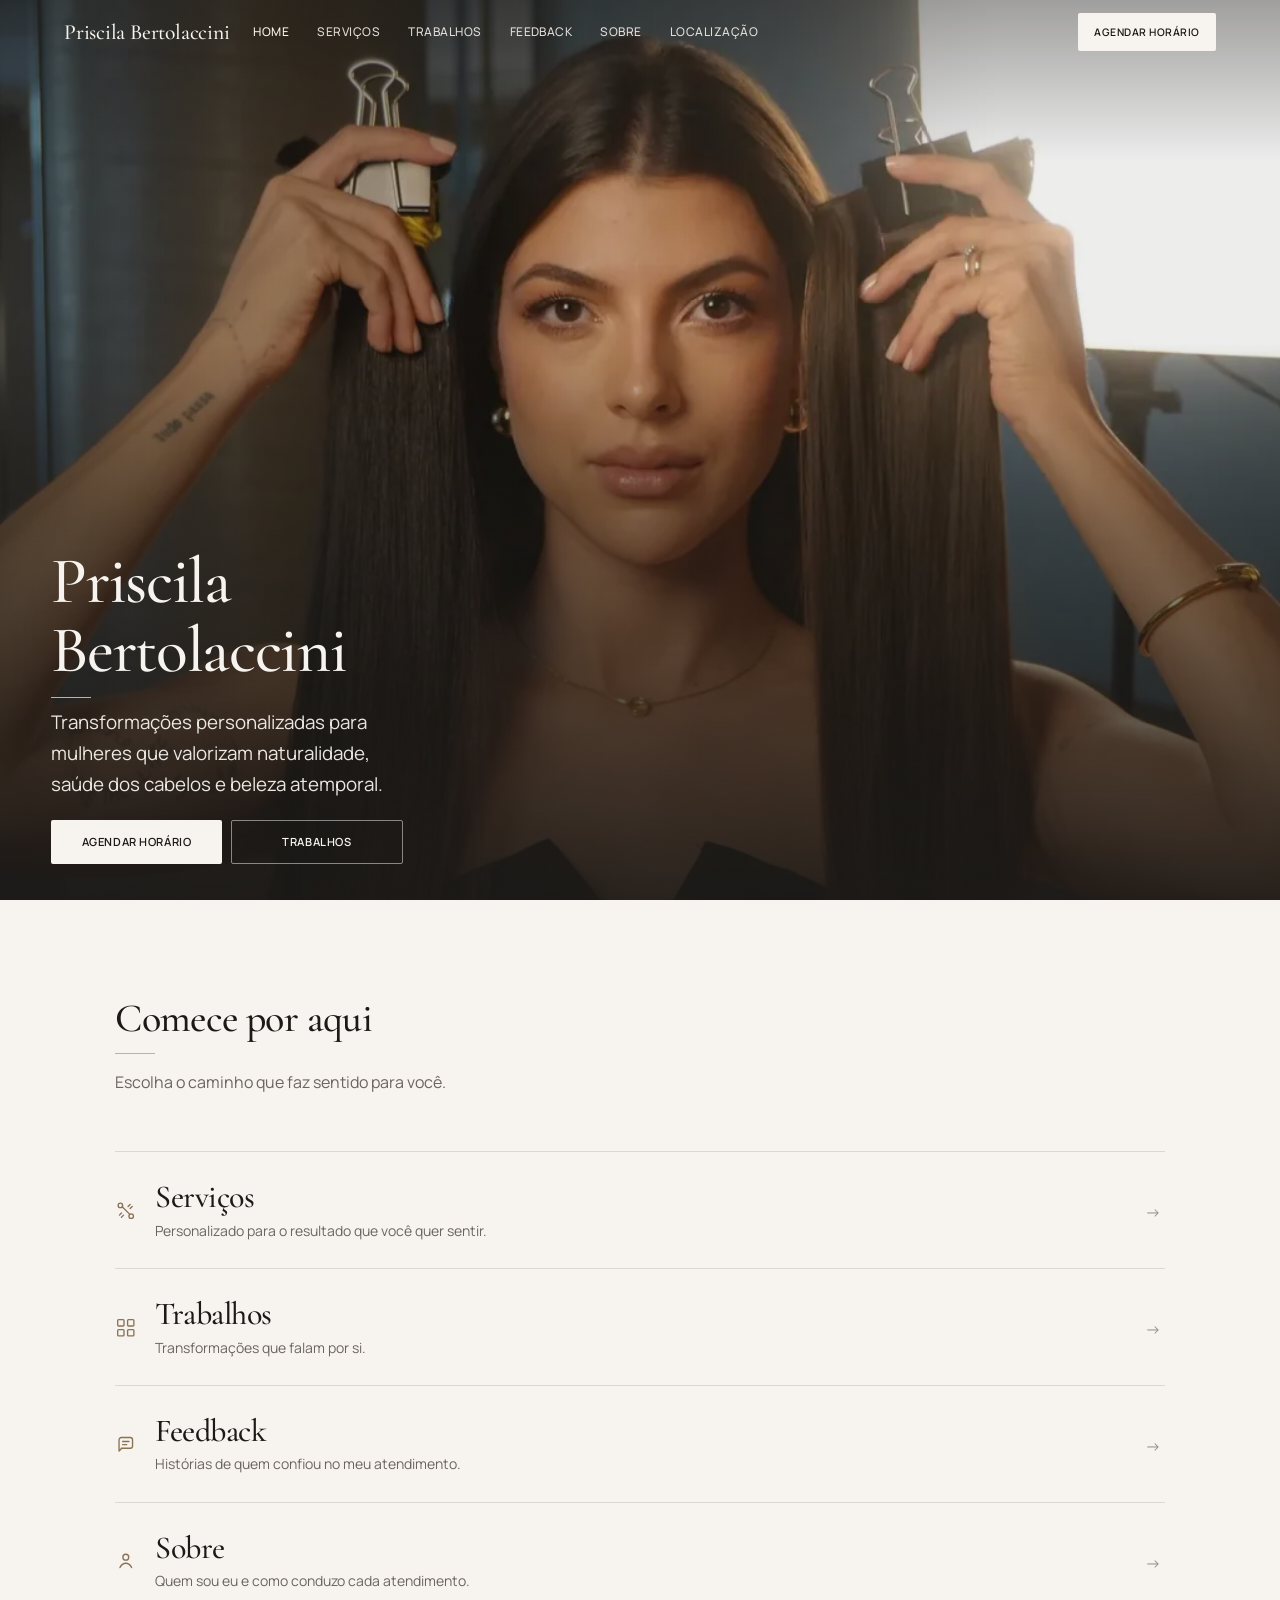
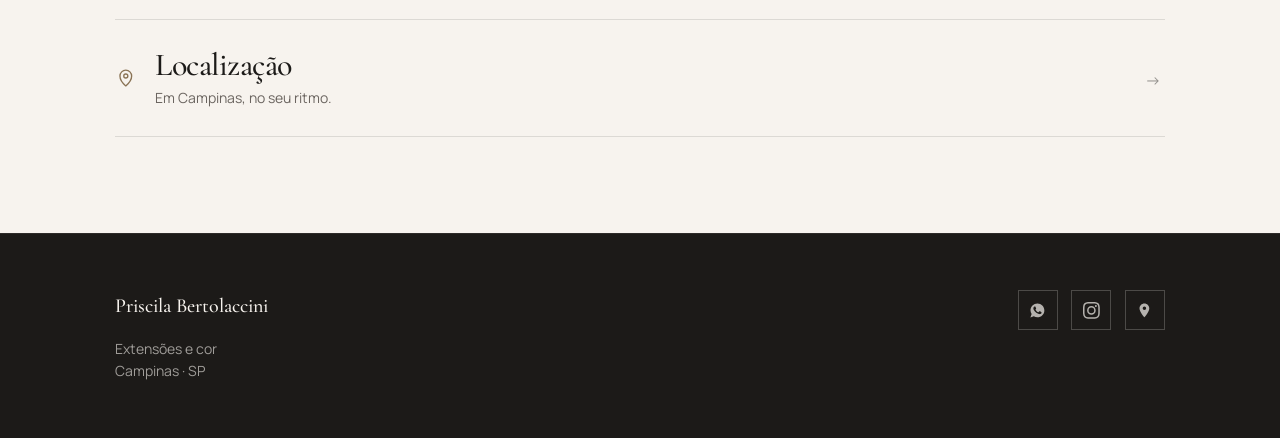
<file: index.html>
<!DOCTYPE html>
<html lang="pt-BR">
<head>
  <meta charset="UTF-8" />
  <meta name="viewport" content="width=device-width, initial-scale=1.0" />
  <meta name="google-site-verification" content="aFSwoDDn1SDVIHru1ryCBOdbux5xeucaDiKM4DLMMjE" />
  <script async src="https://www.googletagmanager.com/gtag/js?id=G-Q21BVTZ1GJ"></script>
  <script>
    window.dataLayer = window.dataLayer || [];
    function gtag(){dataLayer.push(arguments);}
    gtag('js', new Date());
    gtag('config', 'G-Q21BVTZ1GJ');
  </script>
  <script>
    !function(f,b,e,v,n,t,s){if(f.fbq)return;n=f.fbq=function(){n.callMethod?
    n.callMethod.apply(n,arguments):n.queue.push(arguments)};if(!f._fbq)f._fbq=n;
    n.push=n;n.loaded=!0;n.version='2.0';n.queue=[];t=b.createElement(e);t.async=!0;
    t.src=v;s=b.getElementsByTagName(e)[0];s.parentNode.insertBefore(t,s)}(window,document,'script',
    'https://connect.facebook.net/en_US/fbevents.js');
    fbq('init','1248965447324084');fbq('track','PageView');
  </script>
  <noscript><img height="1" width="1" style="display:none" src="https://www.facebook.com/tr?id=1248965447324084&amp;ev=PageView&amp;noscript=1" alt="" /></noscript>
  <title>Priscila Bertolaccini | Mega Hair e Mechas em Campinas</title>
  <meta name="description" content="Especialista em Mega Hair, mechas e camuflagem de branco no Les Amis Nova Campinas. Agende sua avaliação." />
  <link rel="canonical" href="https://pribertolaccini.com.br/" />
  <meta name="theme-color" content="#F7F3EE" />
  <link rel="icon" type="image/webp" href="assets/favicon.webp" />
  <meta property="og:type" content="website" />
  <meta property="og:url" content="https://pribertolaccini.com.br/" />
  <meta property="og:title" content="Priscila Bertolaccini | Mega Hair e Mechas em Campinas" />
  <meta property="og:description" content="Especialista em Mega Hair, mechas e camuflagem de branco no Les Amis Nova Campinas. Agende sua avaliação." />
  <meta property="og:image" content="https://pribertolaccini.com.br/assets/img/hero-mega.webp" />
  <meta name="twitter:card" content="summary_large_image" />
  <meta name="twitter:title" content="Priscila Bertolaccini | Mega Hair e Mechas em Campinas" />
  <meta name="twitter:image" content="https://pribertolaccini.com.br/assets/img/hero-mega.webp" />
  <link rel="preconnect" href="https://fonts.googleapis.com" />
  <link rel="preconnect" href="https://fonts.gstatic.com" crossorigin />
  <link href="https://fonts.googleapis.com/css2?family=Cormorant+Garamond:ital,wght@0,400;0,500;0,600;1,400&amp;family=Manrope:wght@400;500;600&amp;display=swap" rel="stylesheet" />
  <link rel="stylesheet" href="assets/css/site.css?v=1770000200" />
    <script type="application/ld+json">
  {
    "@context": "https://schema.org",
    "@type": "HairSalon",
    "name": "Priscila Bertolaccini",
    "image": "https://pribertolaccini.com.br/assets/img/hero-mega.webp",
    "url": "https://pribertolaccini.com.br/",
    "telephone": "+5535998171030",
    "address": {
      "@type": "PostalAddress",
      "streetAddress": "Rua Augusto César de Andrade, 364, Nova Campinas",
      "addressLocality": "Campinas",
      "addressRegion": "SP",
      "addressCountry": "BR"
    },
    "sameAs": [
      "https://www.instagram.com/prisbertolaccini/",
      "https://www.instagram.com/lesamiscampinas/"
    ],
    "hasOfferCatalog": {
      "@type": "OfferCatalog",
      "name": "Serviços",
      "itemListElement": [
        {"@type": "Offer", "itemOffered": {"@type": "Service", "name": "Mega Hair"}},
        {"@type": "Offer", "itemOffered": {"@type": "Service", "name": "Mechas"}},
        {"@type": "Offer", "itemOffered": {"@type": "Service", "name": "Henna e camuflagem de branco"}},
        {"@type": "Offer", "itemOffered": {"@type": "Service", "name": "Cortes"}}
      ]
    }
  }
  </script>
</head>
<body>
  <header class="site-header" data-site-header>
    <div class="site-header__inner">
      <a class="site-header__brand" href="">Priscila Bertolaccini</a>
      <nav class="site-header__nav" aria-label="Principal">
        <a href="" aria-current="page">Home</a>
        <a href="servicos/">Serviços</a>
        <a href="trabalhos/">Trabalhos</a>
        <a href="feedback/">Feedback</a>
        <a href="sobre/">Sobre</a>
        <a href="salao-contato/">Localização</a>
      </nav>
      <div class="site-header__actions">
        <a class="btn btn-primary site-header__cta" href="https://wa.me/5535998171030?text=Ol%C3%A1%20Priscila%2C%20vim%20pelo%20site%20e%20quero%20agendar%20um%20hor%C3%A1rio%20no%20Les%20Amis." data-cta="whatsapp" target="_blank" rel="noopener">Agendar horário</a>
        <button type="button" class="site-header__toggle" data-nav-toggle aria-expanded="false" aria-controls="nav-drawer" aria-label="Abrir menu">
          <span></span><span></span>
        </button>
      </div>
    </div>
  </header>

  <div class="nav-drawer" id="nav-drawer" data-nav-drawer>
    <div class="nav-drawer__backdrop" data-nav-overlay></div>
    <div class="nav-drawer__panel" role="dialog" aria-label="Menu">
      <button type="button" class="nav-drawer__close" data-nav-overlay aria-label="Fechar menu">
        <span aria-hidden="true"></span>
        <span aria-hidden="true"></span>
      </button>
      <nav class="nav-drawer__list" aria-label="Mobile">
      <a href="" aria-current="page" data-nav-overlay>Home</a>
      <a href="servicos/" data-nav-overlay>Serviços</a>
      <a href="trabalhos/" data-nav-overlay>Trabalhos</a>
      <a href="feedback/" data-nav-overlay>Feedback</a>
      <a href="sobre/" data-nav-overlay>Sobre</a>
      <a href="salao-contato/" data-nav-overlay>Localização</a>
      </nav>
      <div class="nav-drawer__cta">
        <a class="btn btn-primary" href="https://wa.me/5535998171030?text=Ol%C3%A1%20Priscila%2C%20vim%20pelo%20site%20e%20quero%20agendar%20um%20hor%C3%A1rio%20no%20Les%20Amis." data-cta="whatsapp" target="_blank" rel="noopener">Agendar horário</a>
      </div>
    </div>
  </div>

  <main>

    <section class="hero" data-variant="mega" aria-label="Abertura">
      <div class="hero-media">
        <img src="assets/img/hero-mega.webp" alt="Priscila Bertolaccini com mega hair" width="1333" height="1999" fetchpriority="high" />
      </div>
      <div class="hero-overlay" aria-hidden="true"></div>
      <div class="hero-content">
        <h1 class="brand">Priscila Bertolaccini<span aria-hidden="true"></span></h1>
        <p class="lede">Transformações personalizadas para mulheres que valorizam naturalidade, saúde dos cabelos e beleza atemporal.</p>
        <div class="ctas">
          <a class="btn btn-primary" href="https://wa.me/5535998171030?text=Ol%C3%A1%20Priscila%2C%20vim%20pelo%20site%20e%20quero%20agendar%20um%20hor%C3%A1rio%20no%20Les%20Amis." data-cta="whatsapp" target="_blank" rel="noopener">Agendar horário</a>
          <a class="btn btn-ghost" href="trabalhos/">Trabalhos</a>
        </div>
      </div>
    </section>

    <section class="section" id="comece" aria-label="Navegação">
      <div class="container">
        <div class="section-intro reveal">
          <h2>Comece por aqui</h2>
          <span class="brand-rule" aria-hidden="true"></span>
          <p>Escolha o caminho que faz sentido para você.</p>
        </div>
        <nav class="specialties home-nav" aria-label="Seções do site">
          <a class="specialty-row home-nav__row reveal" href="servicos/">
            <span class="home-nav__icon" aria-hidden="true">
              <svg viewBox="0 0 24 24" fill="none" stroke="currentColor" stroke-width="1.5" stroke-linecap="round" stroke-linejoin="round"><circle cx="6" cy="6" r="2.5"/><circle cx="18" cy="18" r="2.5"/><path d="M8 7.5 16.5 16M14.5 7.2l2.3-2.3M16.8 9.5l2.3-2.3M7.2 14.5l-2.3 2.3M9.5 16.8l-2.3 2.3"/></svg>
            </span>
            <div class="specialty-row__main">
              <span class="specialty-row__name">Serviços</span>
              <span class="specialty-row__desc">Personalizado para o resultado que você quer sentir.</span>
            </div>
            <span class="specialty-row__arrow" aria-hidden="true">→</span>
          </a>
          <a class="specialty-row home-nav__row reveal" href="trabalhos/">
            <span class="home-nav__icon" aria-hidden="true">
              <svg viewBox="0 0 24 24" fill="none" stroke="currentColor" stroke-width="1.5" stroke-linecap="round" stroke-linejoin="round"><rect x="3" y="3" width="7" height="7" rx="1"/><rect x="14" y="3" width="7" height="7" rx="1"/><rect x="3" y="14" width="7" height="7" rx="1"/><rect x="14" y="14" width="7" height="7" rx="1"/></svg>
            </span>
            <div class="specialty-row__main">
              <span class="specialty-row__name">Trabalhos</span>
              <span class="specialty-row__desc">Transformações que falam por si.</span>
            </div>
            <span class="specialty-row__arrow" aria-hidden="true">→</span>
          </a>
          <a class="specialty-row home-nav__row reveal" href="feedback/">
            <span class="home-nav__icon" aria-hidden="true">
              <svg viewBox="0 0 24 24" fill="none" stroke="currentColor" stroke-width="1.5" stroke-linecap="round" stroke-linejoin="round"><path d="M7 17.5 4.5 20V7.5A2.5 2.5 0 0 1 7 5h10a2.5 2.5 0 0 1 2.5 2.5v7A2.5 2.5 0 0 1 17 17H7z"/><path d="M8.5 9.5h7M8.5 13h4.5"/></svg>
            </span>
            <div class="specialty-row__main">
              <span class="specialty-row__name">Feedback</span>
              <span class="specialty-row__desc">Histórias de quem confiou no meu atendimento.</span>
            </div>
            <span class="specialty-row__arrow" aria-hidden="true">→</span>
          </a>
          <a class="specialty-row home-nav__row reveal" href="sobre/">
            <span class="home-nav__icon" aria-hidden="true">
              <svg viewBox="0 0 24 24" fill="none" stroke="currentColor" stroke-width="1.5" stroke-linecap="round" stroke-linejoin="round"><circle cx="12" cy="8" r="3.25"/><path d="M5.5 19.5c1.6-3.2 4-4.75 6.5-4.75s4.9 1.55 6.5 4.75"/></svg>
            </span>
            <div class="specialty-row__main">
              <span class="specialty-row__name">Sobre</span>
              <span class="specialty-row__desc">Quem sou eu e como conduzo cada atendimento.</span>
            </div>
            <span class="specialty-row__arrow" aria-hidden="true">→</span>
          </a>
          <a class="specialty-row home-nav__row reveal" href="salao-contato/">
            <span class="home-nav__icon" aria-hidden="true">
              <svg viewBox="0 0 24 24" fill="none" stroke="currentColor" stroke-width="1.5" stroke-linecap="round" stroke-linejoin="round"><path d="M12 21s6.5-5.4 6.5-11A6.5 6.5 0 0 0 5.5 10c0 5.6 6.5 11 6.5 11z"/><circle cx="12" cy="10" r="2.25"/></svg>
            </span>
            <div class="specialty-row__main">
              <span class="specialty-row__name">Localização</span>
              <span class="specialty-row__desc">Em Campinas, no seu ritmo.</span>
            </div>
            <span class="specialty-row__arrow" aria-hidden="true">→</span>
          </a>
        </nav>
      </div>
    </section>

  </main>

  <footer class="site-footer">
    <div class="container site-footer__inner">
      <div>
        <p class="site-footer__brand">Priscila Bertolaccini</p>
        <p class="site-footer__meta">Extensões e cor<br />Campinas · SP</p>
      </div>
      <div class="site-footer__links">
        <a class="site-footer__icon" href="https://wa.me/5535998171030?text=Ol%C3%A1%20Priscila%2C%20vim%20pelo%20site%20e%20quero%20agendar%20um%20hor%C3%A1rio%20no%20Les%20Amis." data-cta="whatsapp" target="_blank" rel="noopener" aria-label="WhatsApp">
          <svg viewBox="0 0 24 24" aria-hidden="true" focusable="false"><path fill="currentColor" d="M12.04 2C6.58 2 2.15 6.4 2.15 11.84c0 1.99.58 3.84 1.6 5.42L2 22l4.9-1.58a9.9 9.9 0 0 0 5.14 1.42h.01c5.46 0 9.89-4.4 9.89-9.84C21.94 6.4 17.5 2 12.04 2zm5.78 13.99c-.24.68-1.4 1.25-1.93 1.33-.5.08-1.13.11-1.82-.11-.42-.14-.96-.31-1.66-.61-2.92-1.26-4.82-4.2-4.97-4.39-.14-.2-1.18-1.57-1.18-3 0-1.42.74-2.12 1.01-2.41.26-.29.57-.36.76-.36h.55c.17 0 .41-.07.64.49.24.58.82 2 .89 2.14.07.14.12.31.02.5-.1.2-.14.32-.28.49-.14.17-.3.38-.42.51-.14.14-.29.29-.12.56.17.28.74 1.22 1.59 1.98 1.1.98 2.02 1.28 2.3 1.42.28.14.45.12.61-.07.17-.2.71-.82.9-1.1.19-.28.38-.23.64-.14.26.1 1.66.78 1.95.92.28.14.47.21.54.33.07.12.07.68-.17 1.36z"/></svg>
        </a>
        <a class="site-footer__icon" href="https://www.instagram.com/prisbertolaccini/" target="_blank" rel="noopener" aria-label="Instagram">
          <svg viewBox="0 0 24 24" aria-hidden="true" focusable="false"><path fill="currentColor" d="M12 2.16c3.2 0 3.58.01 4.85.07 3.25.15 4.77 1.69 4.92 4.92.06 1.27.07 1.65.07 4.85s-.01 3.58-.07 4.85c-.15 3.23-1.66 4.77-4.92 4.92-1.27.06-1.65.07-4.85.07s-3.58-.01-4.85-.07c-3.26-.15-4.77-1.7-4.92-4.92-.06-1.27-.07-1.65-.07-4.85s.01-3.58.07-4.85C2.38 3.92 3.9 2.38 7.15 2.23 8.42 2.17 8.8 2.16 12 2.16M12 0C8.74 0 8.33.01 7.05.07 2.7.27.27 2.69.07 7.05.01 8.33 0 8.74 0 12s.01 3.67.07 4.95c.2 4.36 2.62 6.78 6.98 6.98C8.33 23.99 8.74 24 12 24s3.67-.01 4.95-.07c4.35-.2 6.78-2.62 6.98-6.98.06-1.28.07-1.69.07-4.95s-.01-3.67-.07-4.95C23.73 2.7 21.31.27 16.95.07 15.67.01 15.26 0 12 0zm0 5.84A6.16 6.16 0 1 0 18.16 12 6.16 6.16 0 0 0 12 5.84zM12 16a4 4 0 1 1 4-4 4 4 0 0 1-4 4zm6.41-11.85a1.44 1.44 0 1 0 1.44 1.44 1.44 1.44 0 0 0-1.44-1.44z"/></svg>
        </a>
        <a class="site-footer__icon" href="https://www.google.com/maps/search/?api=1&query=Rua+Augusto+C%C3%A9sar+de+Andrade,+364,+Nova+Campinas,+Campinas,+SP" target="_blank" rel="noopener" data-cta="maps" aria-label="Como chegar">
          <svg viewBox="0 0 24 24" aria-hidden="true" focusable="false"><path fill="currentColor" d="M12 2C8.13 2 5 5.13 5 9c0 5.25 7 13 7 13s7-7.75 7-13c0-3.87-3.13-7-7-7zm0 9.5A2.5 2.5 0 1 1 14.5 9 2.5 2.5 0 0 1 12 11.5z"/></svg>
        </a>
      </div>
    </div>
  </footer>

  <div class="sticky-cta" data-sticky-cta>
    <a class="btn btn-primary" href="https://wa.me/5535998171030?text=Ol%C3%A1%20Priscila%2C%20vim%20pelo%20site%20e%20quero%20agendar%20um%20hor%C3%A1rio%20no%20Les%20Amis." data-cta="whatsapp" target="_blank" rel="noopener">Agendar horário</a>
  </div>
  <script src="assets/js/site.js?v=1770000200" defer></script>
</body>
</html>
</file>
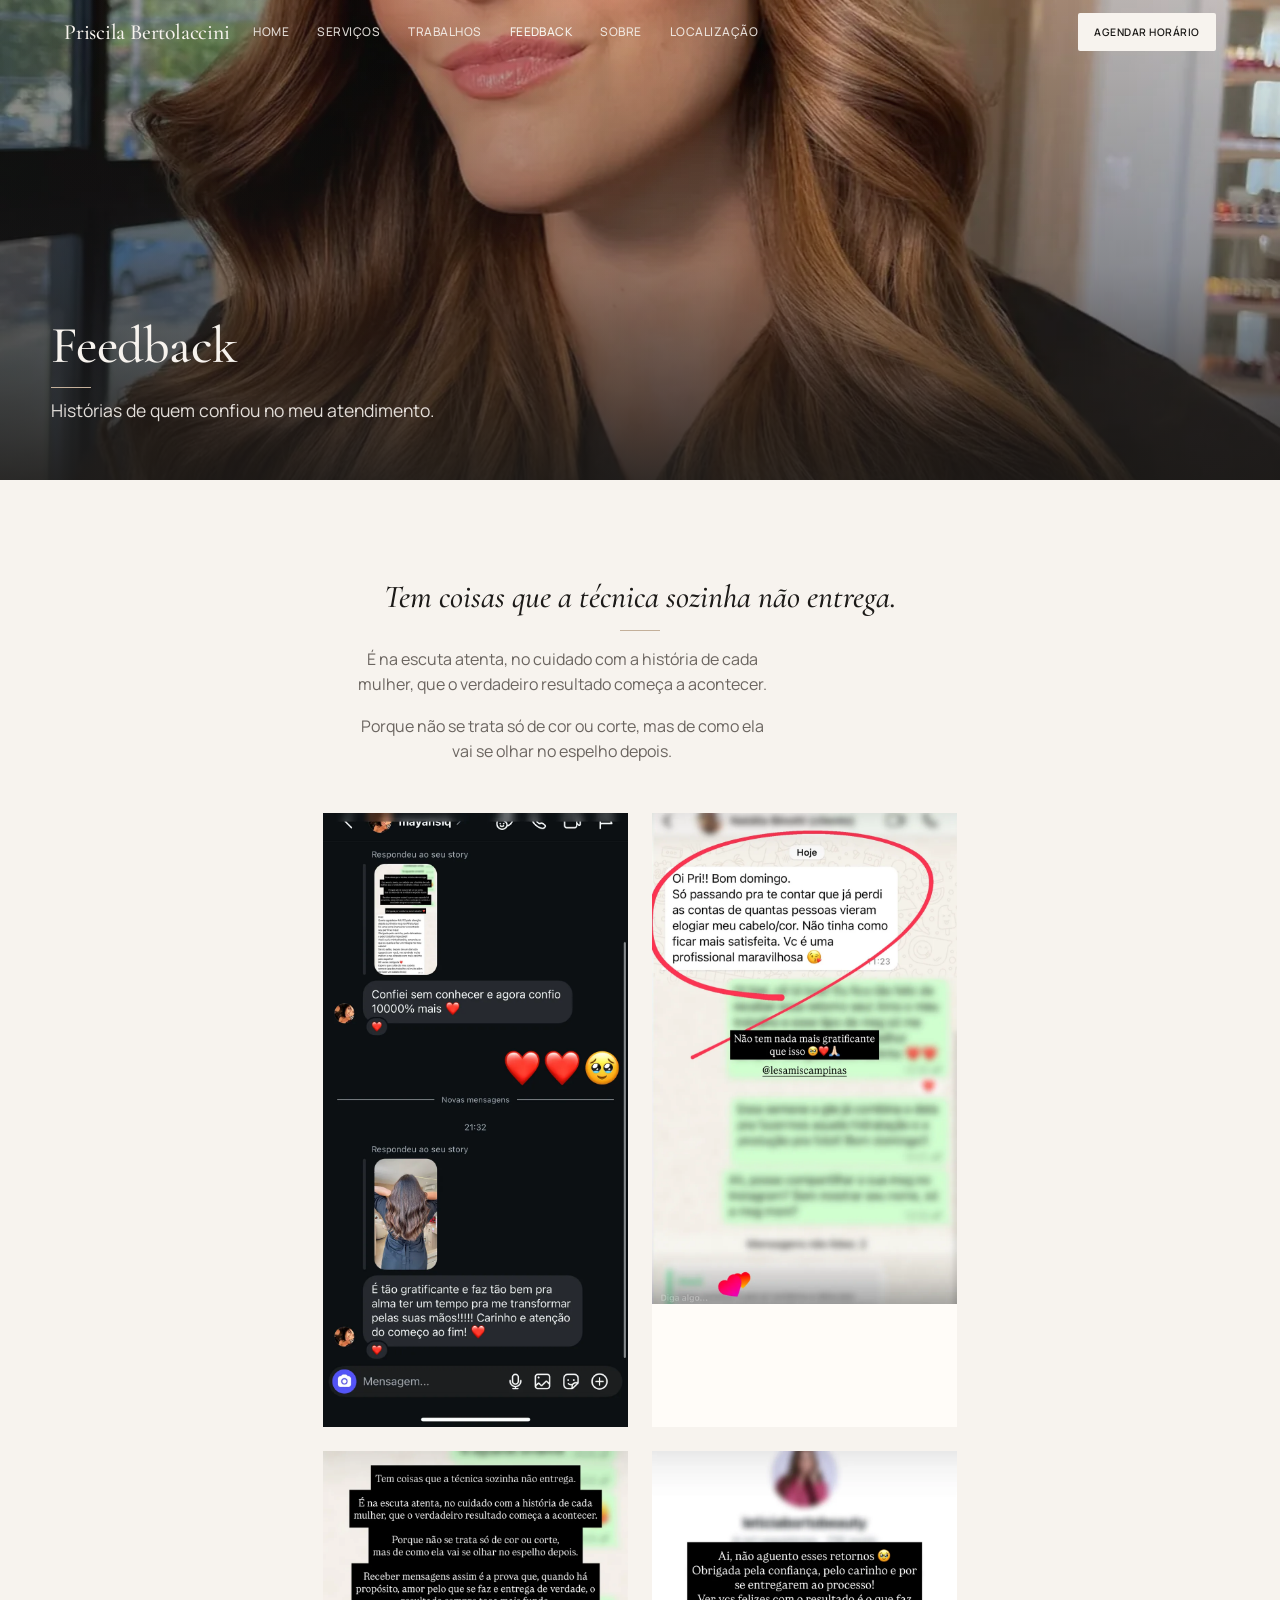
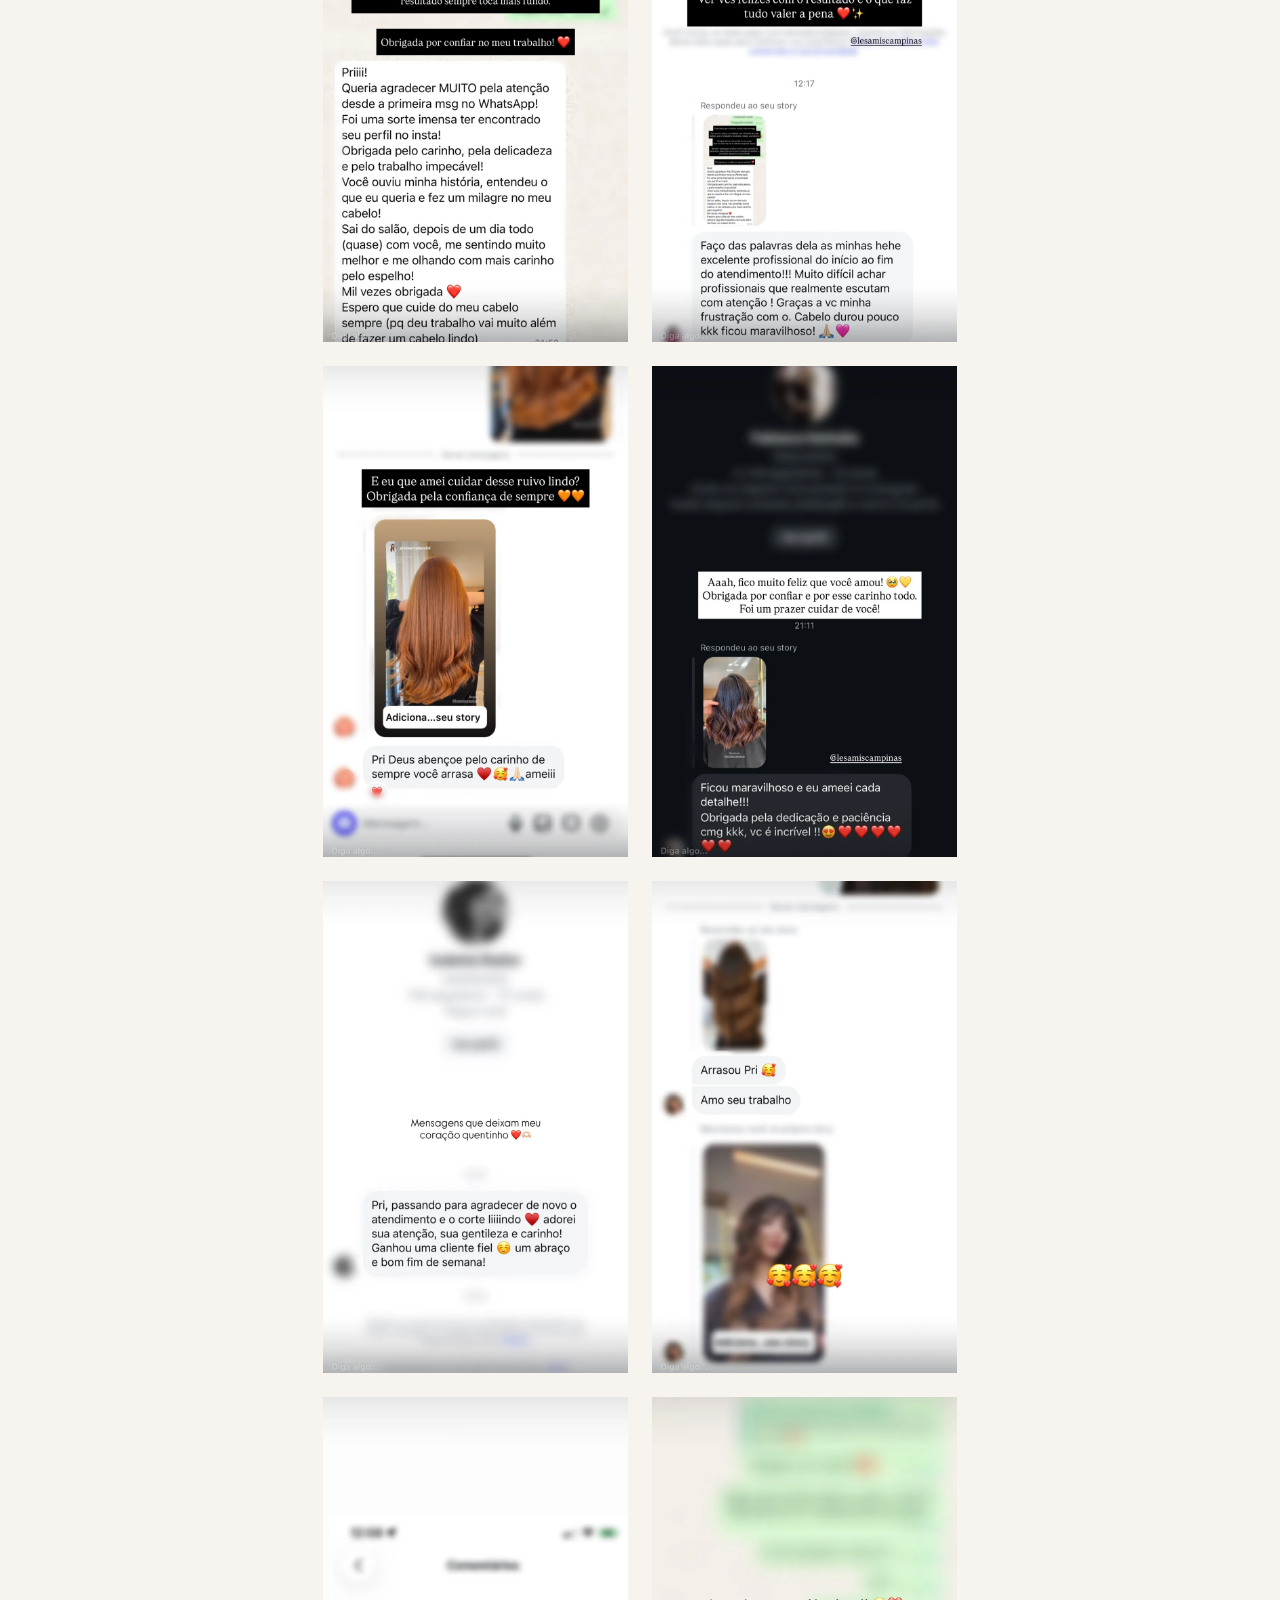
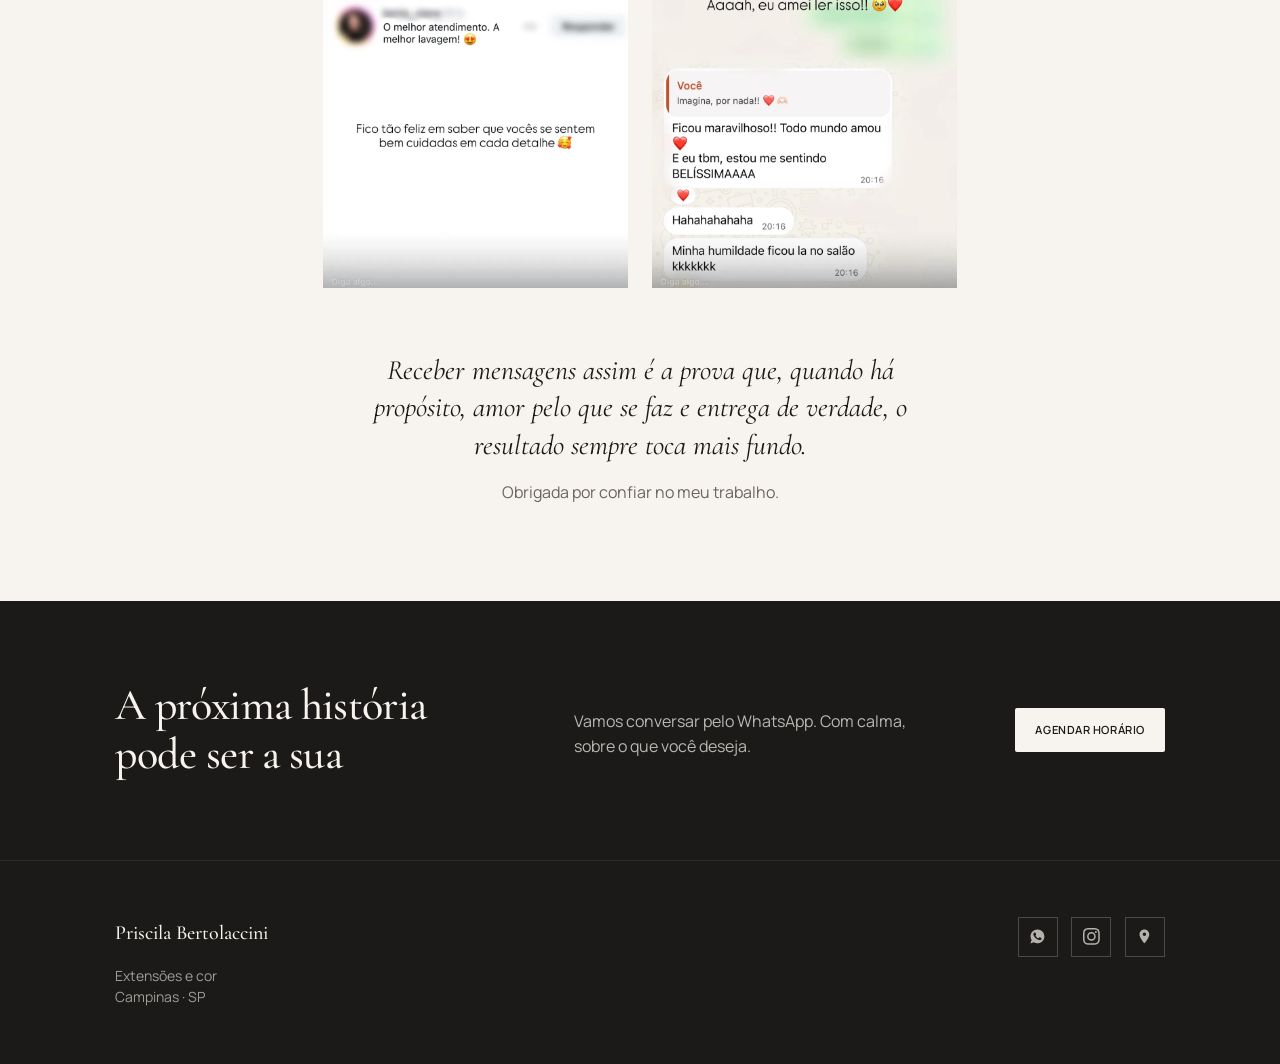
<file: feedback/index.html>
<!DOCTYPE html>
<html lang="pt-BR">
<head>
  <meta charset="UTF-8" />
  <meta name="viewport" content="width=device-width, initial-scale=1.0" />
  <meta name="google-site-verification" content="aFSwoDDn1SDVIHru1ryCBOdbux5xeucaDiKM4DLMMjE" />
  <script async src="https://www.googletagmanager.com/gtag/js?id=G-Q21BVTZ1GJ"></script>
  <script>
    window.dataLayer = window.dataLayer || [];
    function gtag(){dataLayer.push(arguments);}
    gtag('js', new Date());
    gtag('config', 'G-Q21BVTZ1GJ');
  </script>
  <script>
    !function(f,b,e,v,n,t,s){if(f.fbq)return;n=f.fbq=function(){n.callMethod?
    n.callMethod.apply(n,arguments):n.queue.push(arguments)};if(!f._fbq)f._fbq=n;
    n.push=n;n.loaded=!0;n.version='2.0';n.queue=[];t=b.createElement(e);t.async=!0;
    t.src=v;s=b.getElementsByTagName(e)[0];s.parentNode.insertBefore(t,s)}(window,document,'script',
    'https://connect.facebook.net/en_US/fbevents.js');
    fbq('init','1248965447324084');fbq('track','PageView');
  </script>
  <noscript><img height="1" width="1" style="display:none" src="https://www.facebook.com/tr?id=1248965447324084&amp;ev=PageView&amp;noscript=1" alt="" /></noscript>
  <title>Feedback | Priscila Bertolaccini</title>
  <meta name="description" content="Depoimentos reais de clientes de Priscila Bertolaccini no Les Amis Nova Campinas. Escuta, cuidado e resultado." />
  <link rel="canonical" href="https://pribertolaccini.com.br/feedback/" />
  <meta name="theme-color" content="#F7F3EE" />
  <link rel="icon" type="image/webp" href="../assets/favicon.webp" />
  <meta property="og:type" content="website" />
  <meta property="og:url" content="https://pribertolaccini.com.br/feedback/" />
  <meta property="og:title" content="Feedback | Priscila Bertolaccini" />
  <meta property="og:description" content="Depoimentos reais de clientes de Priscila Bertolaccini no Les Amis Nova Campinas. Escuta, cuidado e resultado." />
  <meta property="og:image" content="https://pribertolaccini.com.br/assets/img/feedback-hero.webp" />
  <meta name="twitter:card" content="summary_large_image" />
  <meta name="twitter:title" content="Feedback | Priscila Bertolaccini" />
  <meta name="twitter:image" content="https://pribertolaccini.com.br/assets/img/feedback-hero.webp" />
  <link rel="preconnect" href="https://fonts.googleapis.com" />
  <link rel="preconnect" href="https://fonts.gstatic.com" crossorigin />
  <link href="https://fonts.googleapis.com/css2?family=Cormorant+Garamond:ital,wght@0,400;0,500;0,600;1,400&amp;family=Manrope:wght@400;500;600&amp;display=swap" rel="stylesheet" />
  <link rel="stylesheet" href="../assets/css/site.css?v=1770000200" />
  
</head>
<body>
  <header class="site-header" data-site-header>
    <div class="site-header__inner">
      <a class="site-header__brand" href="../">Priscila Bertolaccini</a>
      <nav class="site-header__nav" aria-label="Principal">
        <a href="../">Home</a>
        <a href="../servicos/">Serviços</a>
        <a href="../trabalhos/">Trabalhos</a>
        <a href="../feedback/" aria-current="page">Feedback</a>
        <a href="../sobre/">Sobre</a>
        <a href="../salao-contato/">Localização</a>
      </nav>
      <div class="site-header__actions">
        <a class="btn btn-primary site-header__cta" href="https://wa.me/5535998171030?text=Ol%C3%A1%20Priscila%2C%20vim%20pelo%20site%20e%20quero%20agendar%20um%20hor%C3%A1rio%20no%20Les%20Amis." data-cta="whatsapp" target="_blank" rel="noopener">Agendar horário</a>
        <button type="button" class="site-header__toggle" data-nav-toggle aria-expanded="false" aria-controls="nav-drawer" aria-label="Abrir menu">
          <span></span><span></span>
        </button>
      </div>
    </div>
  </header>

  <div class="nav-drawer" id="nav-drawer" data-nav-drawer>
    <div class="nav-drawer__backdrop" data-nav-overlay></div>
    <div class="nav-drawer__panel" role="dialog" aria-label="Menu">
      <button type="button" class="nav-drawer__close" data-nav-overlay aria-label="Fechar menu">
        <span aria-hidden="true"></span>
        <span aria-hidden="true"></span>
      </button>
      <nav class="nav-drawer__list" aria-label="Mobile">
      <a href="../" data-nav-overlay>Home</a>
      <a href="../servicos/" data-nav-overlay>Serviços</a>
      <a href="../trabalhos/" data-nav-overlay>Trabalhos</a>
      <a href="../feedback/" aria-current="page" data-nav-overlay>Feedback</a>
      <a href="../sobre/" data-nav-overlay>Sobre</a>
      <a href="../salao-contato/" data-nav-overlay>Localização</a>
      </nav>
      <div class="nav-drawer__cta">
        <a class="btn btn-primary" href="https://wa.me/5535998171030?text=Ol%C3%A1%20Priscila%2C%20vim%20pelo%20site%20e%20quero%20agendar%20um%20hor%C3%A1rio%20no%20Les%20Amis." data-cta="whatsapp" target="_blank" rel="noopener">Agendar horário</a>
      </div>
    </div>
  </div>

  <main>

    <section class="page-hero page-hero--compact" aria-label="Feedback">
      <div class="hero-media">
        <img src="../assets/img/feedback-hero.webp" alt="Resultado de atendimento" fetchpriority="high" />
      </div>
      <div class="hero-overlay" aria-hidden="true"></div>
      <div class="hero-content">
        <h1>Feedback<span class="brand-rule" aria-hidden="true"></span></h1>
        <p class="lede">Histórias de quem confiou no meu atendimento.</p>
      </div>
    </section>

    <section class="section">
      <div class="container">
        <div class="section-intro reveal feedback-intro">
          <p class="feedback-intro__lead">Tem coisas que a técnica sozinha não entrega.</p>
          <span class="brand-rule" aria-hidden="true"></span>
          <p>É na escuta atenta, no cuidado com a história de cada mulher, que o verdadeiro resultado começa a acontecer.</p>
          <p>Porque não se trata só de cor ou corte, mas de como ela vai se olhar no espelho depois.</p>
        </div>
      </div>

      <div class="gallery gallery--feedback" aria-label="Depoimentos">
<div class="gallery__item reveal"><img src="../assets/img/feedback-01.webp" alt="Mensagem: confiei sem conhecer e agora confio ainda mais" loading="lazy" width="900" /></div>
<div class="gallery__item reveal"><img src="../assets/img/feedback-02.webp" alt="Mensagem: elogios ao cabelo e à cor" loading="lazy" width="900" /></div>
<div class="gallery__item reveal"><img src="../assets/img/feedback-03.webp" alt="Mensagem: atenção, escuta e resultado no espelho" loading="lazy" width="900" /></div>
<div class="gallery__item reveal"><img src="../assets/img/feedback-04.webp" alt="Mensagem: excelente profissional do início ao fim" loading="lazy" width="900" /></div>
<div class="gallery__item reveal"><img src="../assets/img/feedback-05.webp" alt="Mensagem: carinho de sempre, você arrasa" loading="lazy" width="900" /></div>
<div class="gallery__item reveal"><img src="../assets/img/feedback-06.webp" alt="Mensagem: amei cada detalhe" loading="lazy" width="900" /></div>
<div class="gallery__item reveal"><img src="../assets/img/feedback-07.webp" alt="Mensagem: atendimento e corte lindos" loading="lazy" width="900" /></div>
<div class="gallery__item reveal"><img src="../assets/img/feedback-08.webp" alt="Mensagem: amo seu trabalho" loading="lazy" width="900" /></div>
<div class="gallery__item reveal"><img src="../assets/img/feedback-10.webp" alt="Mensagem: o melhor atendimento e a melhor lavagem" loading="lazy" width="900" /></div>
<div class="gallery__item reveal"><img src="../assets/img/feedback-11.webp" alt="Mensagem: ficou maravilhoso, me sentindo belíssima" loading="lazy" width="900" /></div>
      </div>

      <div class="container">
        <div class="feedback-close reveal">
          <p>Receber mensagens assim é a prova que, quando há propósito, amor pelo que se faz e entrega de verdade, o resultado sempre toca mais fundo.</p>
          <p>Obrigada por confiar no meu trabalho.</p>
        </div>
      </div>
    </section>

    <section class="cta-band">
      <div class="container cta-band__inner reveal">
        <h2>A próxima história pode ser a sua</h2>
        <p>Vamos conversar pelo WhatsApp. Com calma, sobre o que você deseja.</p>
        <a class="btn btn-primary" href="https://wa.me/5535998171030?text=Ol%C3%A1%20Priscila%2C%20vim%20pelo%20site%20e%20quero%20agendar%20um%20hor%C3%A1rio%20no%20Les%20Amis." data-cta="whatsapp" target="_blank" rel="noopener">Agendar horário</a>
      </div>
    </section>

  </main>

  <footer class="site-footer">
    <div class="container site-footer__inner">
      <div>
        <p class="site-footer__brand">Priscila Bertolaccini</p>
        <p class="site-footer__meta">Extensões e cor<br />Campinas · SP</p>
      </div>
      <div class="site-footer__links">
        <a class="site-footer__icon" href="https://wa.me/5535998171030?text=Ol%C3%A1%20Priscila%2C%20vim%20pelo%20site%20e%20quero%20agendar%20um%20hor%C3%A1rio%20no%20Les%20Amis." data-cta="whatsapp" target="_blank" rel="noopener" aria-label="WhatsApp">
          <svg viewBox="0 0 24 24" aria-hidden="true" focusable="false"><path fill="currentColor" d="M12.04 2C6.58 2 2.15 6.4 2.15 11.84c0 1.99.58 3.84 1.6 5.42L2 22l4.9-1.58a9.9 9.9 0 0 0 5.14 1.42h.01c5.46 0 9.89-4.4 9.89-9.84C21.94 6.4 17.5 2 12.04 2zm5.78 13.99c-.24.68-1.4 1.25-1.93 1.33-.5.08-1.13.11-1.82-.11-.42-.14-.96-.31-1.66-.61-2.92-1.26-4.82-4.2-4.97-4.39-.14-.2-1.18-1.57-1.18-3 0-1.42.74-2.12 1.01-2.41.26-.29.57-.36.76-.36h.55c.17 0 .41-.07.64.49.24.58.82 2 .89 2.14.07.14.12.31.02.5-.1.2-.14.32-.28.49-.14.17-.3.38-.42.51-.14.14-.29.29-.12.56.17.28.74 1.22 1.59 1.98 1.1.98 2.02 1.28 2.3 1.42.28.14.45.12.61-.07.17-.2.71-.82.9-1.1.19-.28.38-.23.64-.14.26.1 1.66.78 1.95.92.28.14.47.21.54.33.07.12.07.68-.17 1.36z"/></svg>
        </a>
        <a class="site-footer__icon" href="https://www.instagram.com/prisbertolaccini/" target="_blank" rel="noopener" aria-label="Instagram">
          <svg viewBox="0 0 24 24" aria-hidden="true" focusable="false"><path fill="currentColor" d="M12 2.16c3.2 0 3.58.01 4.85.07 3.25.15 4.77 1.69 4.92 4.92.06 1.27.07 1.65.07 4.85s-.01 3.58-.07 4.85c-.15 3.23-1.66 4.77-4.92 4.92-1.27.06-1.65.07-4.85.07s-3.58-.01-4.85-.07c-3.26-.15-4.77-1.7-4.92-4.92-.06-1.27-.07-1.65-.07-4.85s.01-3.58.07-4.85C2.38 3.92 3.9 2.38 7.15 2.23 8.42 2.17 8.8 2.16 12 2.16M12 0C8.74 0 8.33.01 7.05.07 2.7.27.27 2.69.07 7.05.01 8.33 0 8.74 0 12s.01 3.67.07 4.95c.2 4.36 2.62 6.78 6.98 6.98C8.33 23.99 8.74 24 12 24s3.67-.01 4.95-.07c4.35-.2 6.78-2.62 6.98-6.98.06-1.28.07-1.69.07-4.95s-.01-3.67-.07-4.95C23.73 2.7 21.31.27 16.95.07 15.67.01 15.26 0 12 0zm0 5.84A6.16 6.16 0 1 0 18.16 12 6.16 6.16 0 0 0 12 5.84zM12 16a4 4 0 1 1 4-4 4 4 0 0 1-4 4zm6.41-11.85a1.44 1.44 0 1 0 1.44 1.44 1.44 1.44 0 0 0-1.44-1.44z"/></svg>
        </a>
        <a class="site-footer__icon" href="https://www.google.com/maps/search/?api=1&query=Rua+Augusto+C%C3%A9sar+de+Andrade,+364,+Nova+Campinas,+Campinas,+SP" target="_blank" rel="noopener" data-cta="maps" aria-label="Como chegar">
          <svg viewBox="0 0 24 24" aria-hidden="true" focusable="false"><path fill="currentColor" d="M12 2C8.13 2 5 5.13 5 9c0 5.25 7 13 7 13s7-7.75 7-13c0-3.87-3.13-7-7-7zm0 9.5A2.5 2.5 0 1 1 14.5 9 2.5 2.5 0 0 1 12 11.5z"/></svg>
        </a>
      </div>
    </div>
  </footer>

  <div class="sticky-cta" data-sticky-cta>
    <a class="btn btn-primary" href="https://wa.me/5535998171030?text=Ol%C3%A1%20Priscila%2C%20vim%20pelo%20site%20e%20quero%20agendar%20um%20hor%C3%A1rio%20no%20Les%20Amis." data-cta="whatsapp" target="_blank" rel="noopener">Agendar horário</a>
  </div>
  <script src="../assets/js/site.js?v=1770000200" defer></script>
</body>
</html>
</file>
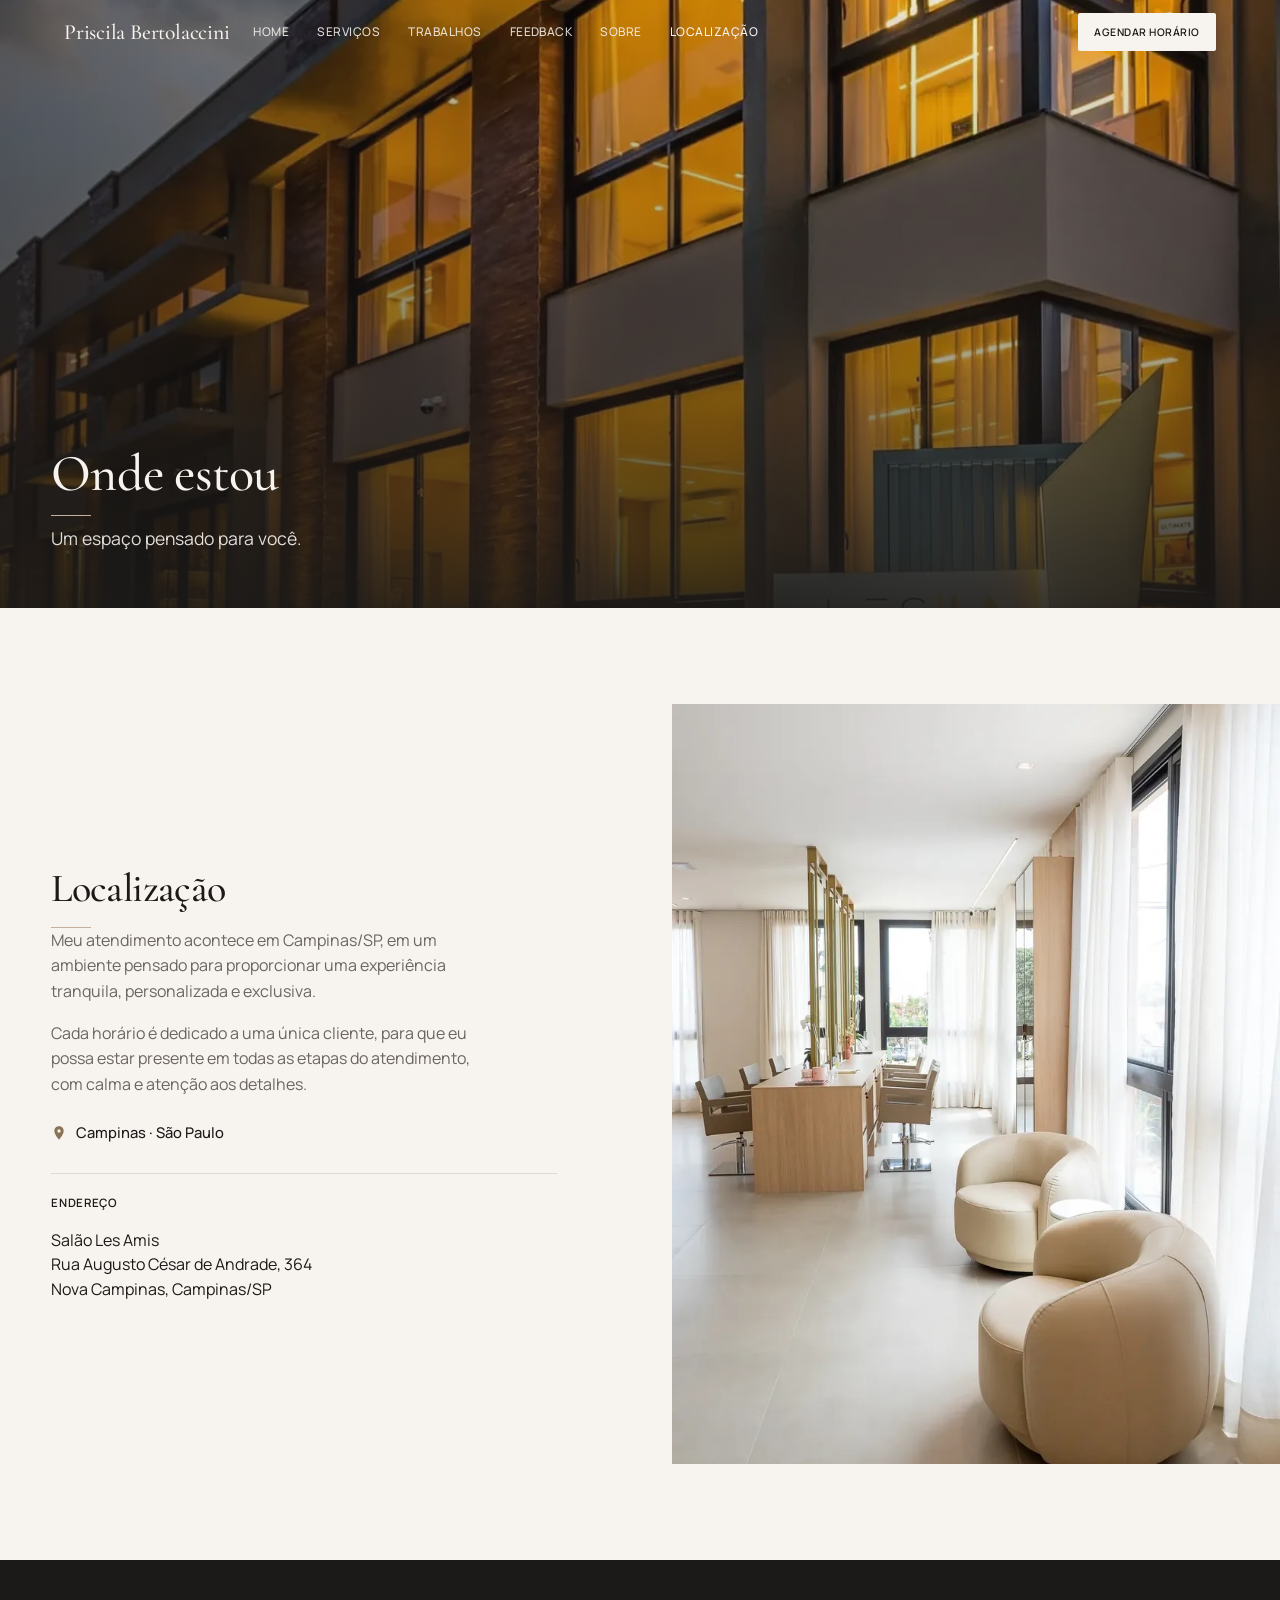
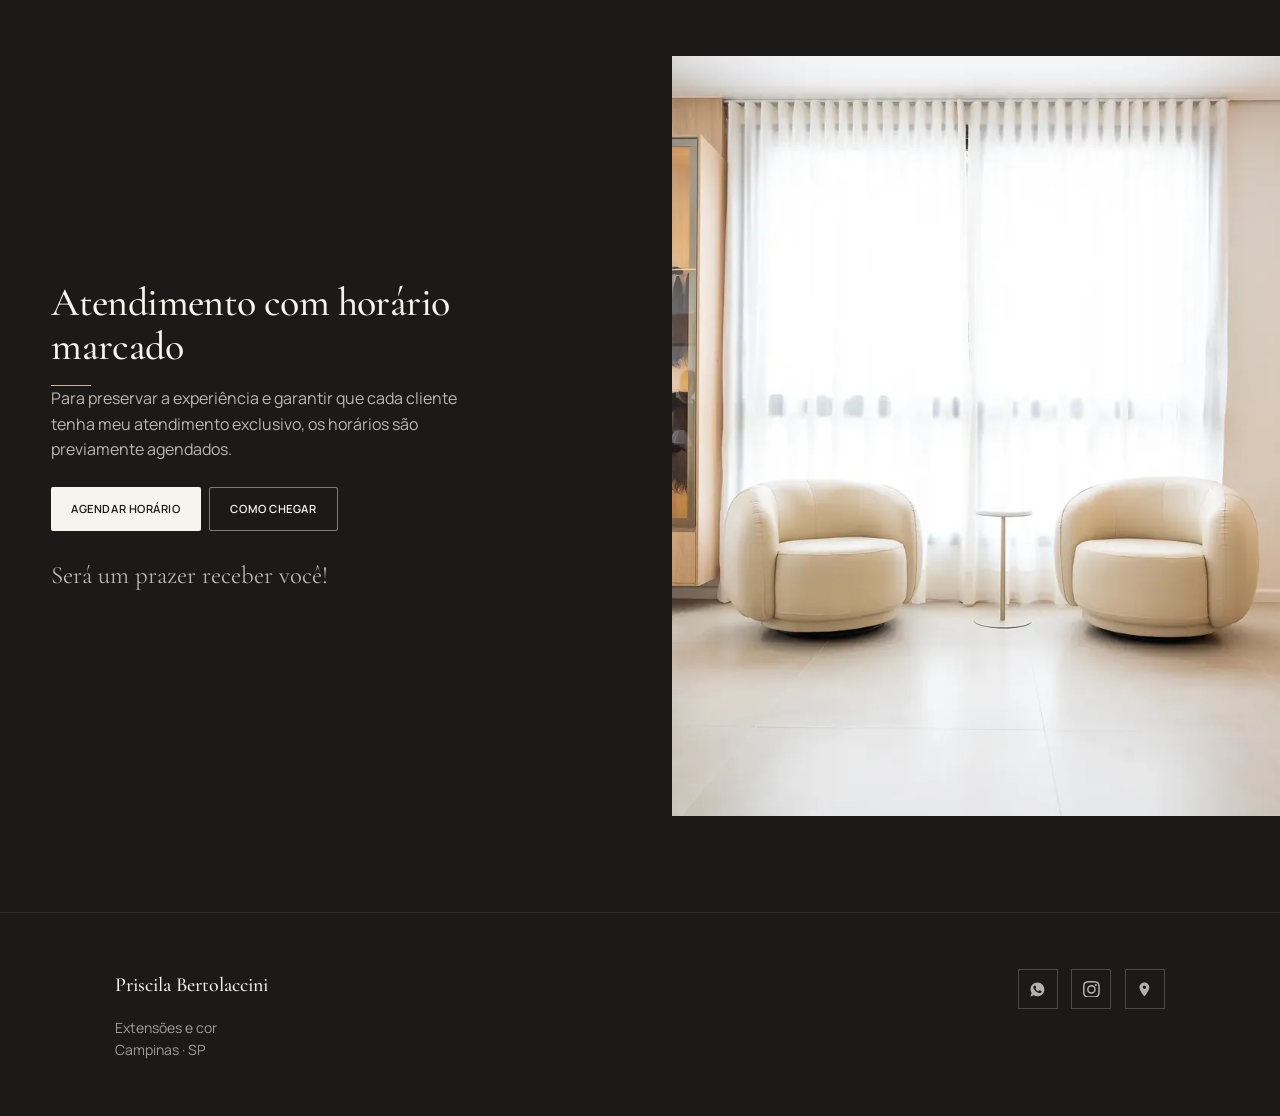
<file: salao-contato/index.html>
<!DOCTYPE html>
<html lang="pt-BR">
<head>
  <meta charset="UTF-8" />
  <meta name="viewport" content="width=device-width, initial-scale=1.0" />
  <meta name="google-site-verification" content="aFSwoDDn1SDVIHru1ryCBOdbux5xeucaDiKM4DLMMjE" />
  <script async src="https://www.googletagmanager.com/gtag/js?id=G-Q21BVTZ1GJ"></script>
  <script>
    window.dataLayer = window.dataLayer || [];
    function gtag(){dataLayer.push(arguments);}
    gtag('js', new Date());
    gtag('config', 'G-Q21BVTZ1GJ');
  </script>
  <script>
    !function(f,b,e,v,n,t,s){if(f.fbq)return;n=f.fbq=function(){n.callMethod?
    n.callMethod.apply(n,arguments):n.queue.push(arguments)};if(!f._fbq)f._fbq=n;
    n.push=n;n.loaded=!0;n.version='2.0';n.queue=[];t=b.createElement(e);t.async=!0;
    t.src=v;s=b.getElementsByTagName(e)[0];s.parentNode.insertBefore(t,s)}(window,document,'script',
    'https://connect.facebook.net/en_US/fbevents.js');
    fbq('init','1248965447324084');fbq('track','PageView');
  </script>
  <noscript><img height="1" width="1" style="display:none" src="https://www.facebook.com/tr?id=1248965447324084&amp;ev=PageView&amp;noscript=1" alt="" /></noscript>
  <title>Localização | Priscila Bertolaccini</title>
  <meta name="description" content="Atendimento no Salão Les Amis, Rua Augusto César de Andrade, 364, Nova Campinas, Campinas/SP. Horário marcado." />
  <link rel="canonical" href="https://pribertolaccini.com.br/salao-contato/" />
  <meta name="theme-color" content="#F7F3EE" />
  <link rel="icon" type="image/webp" href="../assets/favicon.webp" />
  <meta property="og:type" content="website" />
  <meta property="og:url" content="https://pribertolaccini.com.br/salao-contato/" />
  <meta property="og:title" content="Localização | Priscila Bertolaccini" />
  <meta property="og:description" content="Atendimento no Salão Les Amis, Rua Augusto César de Andrade, 364, Nova Campinas, Campinas/SP. Horário marcado." />
  <meta property="og:image" content="https://pribertolaccini.com.br/assets/img/fachada.webp" />
  <meta name="twitter:card" content="summary_large_image" />
  <meta name="twitter:title" content="Localização | Priscila Bertolaccini" />
  <meta name="twitter:image" content="https://pribertolaccini.com.br/assets/img/fachada.webp" />
  <link rel="preconnect" href="https://fonts.googleapis.com" />
  <link rel="preconnect" href="https://fonts.gstatic.com" crossorigin />
  <link href="https://fonts.googleapis.com/css2?family=Cormorant+Garamond:ital,wght@0,400;0,500;0,600;1,400&amp;family=Manrope:wght@400;500;600&amp;display=swap" rel="stylesheet" />
  <link rel="stylesheet" href="../assets/css/site.css?v=1770000200" />
  
</head>
<body>
  <header class="site-header" data-site-header>
    <div class="site-header__inner">
      <a class="site-header__brand" href="../">Priscila Bertolaccini</a>
      <nav class="site-header__nav" aria-label="Principal">
        <a href="../">Home</a>
        <a href="../servicos/">Serviços</a>
        <a href="../trabalhos/">Trabalhos</a>
        <a href="../feedback/">Feedback</a>
        <a href="../sobre/">Sobre</a>
        <a href="../salao-contato/" aria-current="page">Localização</a>
      </nav>
      <div class="site-header__actions">
        <a class="btn btn-primary site-header__cta" href="https://wa.me/5535998171030?text=Ol%C3%A1%20Priscila%2C%20vim%20pelo%20site%20e%20quero%20agendar%20um%20hor%C3%A1rio%20no%20Les%20Amis." data-cta="whatsapp" target="_blank" rel="noopener">Agendar horário</a>
        <button type="button" class="site-header__toggle" data-nav-toggle aria-expanded="false" aria-controls="nav-drawer" aria-label="Abrir menu">
          <span></span><span></span>
        </button>
      </div>
    </div>
  </header>

  <div class="nav-drawer" id="nav-drawer" data-nav-drawer>
    <div class="nav-drawer__backdrop" data-nav-overlay></div>
    <div class="nav-drawer__panel" role="dialog" aria-label="Menu">
      <button type="button" class="nav-drawer__close" data-nav-overlay aria-label="Fechar menu">
        <span aria-hidden="true"></span>
        <span aria-hidden="true"></span>
      </button>
      <nav class="nav-drawer__list" aria-label="Mobile">
      <a href="../" data-nav-overlay>Home</a>
      <a href="../servicos/" data-nav-overlay>Serviços</a>
      <a href="../trabalhos/" data-nav-overlay>Trabalhos</a>
      <a href="../feedback/" data-nav-overlay>Feedback</a>
      <a href="../sobre/" data-nav-overlay>Sobre</a>
      <a href="../salao-contato/" aria-current="page" data-nav-overlay>Localização</a>
      </nav>
      <div class="nav-drawer__cta">
        <a class="btn btn-primary" href="https://wa.me/5535998171030?text=Ol%C3%A1%20Priscila%2C%20vim%20pelo%20site%20e%20quero%20agendar%20um%20hor%C3%A1rio%20no%20Les%20Amis." data-cta="whatsapp" target="_blank" rel="noopener">Agendar horário</a>
      </div>
    </div>
  </div>

  <main>

    <section class="page-hero" aria-label="Onde estou">
      <div class="hero-media">
        <img src="../assets/img/fachada.webp" alt="Salão Les Amis Nova Campinas" fetchpriority="high" />
      </div>
      <div class="hero-overlay" aria-hidden="true"></div>
      <div class="hero-content">
        <h1>Onde estou<span class="brand-rule" aria-hidden="true"></span></h1>
        <p class="lede">Um espaço pensado para você.</p>
      </div>
    </section>

    <section class="section">
      <div class="split reveal">
        <div class="split__content">
          <h2>Localização</h2>
          <span class="brand-rule" aria-hidden="true"></span>
          <p>Meu atendimento acontece em Campinas/SP, em um ambiente pensado para proporcionar uma experiência tranquila, personalizada e exclusiva.</p>
          <p>Cada horário é dedicado a uma única cliente, para que eu possa estar presente em todas as etapas do atendimento, com calma e atenção aos detalhes.</p>
          <a class="location-chip" href="https://www.google.com/maps/search/?api=1&query=Rua+Augusto+C%C3%A9sar+de+Andrade,+364,+Nova+Campinas,+Campinas,+SP" target="_blank" rel="noopener" data-cta="maps" aria-label="Como chegar: Campinas, São Paulo">
            <span class="location-chip__icon" aria-hidden="true">
              <svg viewBox="0 0 24 24" focusable="false"><path fill="currentColor" d="M12 2C8.13 2 5 5.13 5 9c0 5.25 7 13 7 13s7-7.75 7-13c0-3.87-3.13-7-7-7zm0 9.5A2.5 2.5 0 1 1 14.5 9 2.5 2.5 0 0 1 12 11.5z"/></svg>
            </span>
            Campinas · São Paulo
          </a>
          <div class="location-address">
            <p class="location-address__label">Endereço</p>
            <p>Salão Les Amis<br />Rua Augusto César de Andrade, 364<br />Nova Campinas, Campinas/SP</p>
          </div>
        </div>
        <div class="split__media">
          <img src="../assets/img/salao-interior.webp" alt="Interior do Les Amis" loading="lazy" />
        </div>
      </div>
    </section>

    <section class="section section-dark">
      <div class="split split--reverse reveal">
        <div class="split__media">
          <img src="../assets/img/salao-espera.webp" alt="Ambiente de atendimento no Les Amis" loading="lazy" />
        </div>
        <div class="split__content">
          <h2>Atendimento com horário marcado</h2>
          <span class="brand-rule" aria-hidden="true"></span>
          <p>Para preservar a experiência e garantir que cada cliente tenha meu atendimento exclusivo, os horários são previamente agendados.</p>
          <div class="ctas location-ctas">
            <a class="btn btn-primary" href="https://wa.me/5535998171030?text=Ol%C3%A1%20Priscila%2C%20vim%20pelo%20site%20e%20quero%20agendar%20um%20hor%C3%A1rio%20no%20Les%20Amis." data-cta="whatsapp" target="_blank" rel="noopener">Agendar horário</a>
            <a class="btn btn-ghost" href="https://www.google.com/maps/search/?api=1&query=Rua+Augusto+C%C3%A9sar+de+Andrade,+364,+Nova+Campinas,+Campinas,+SP" target="_blank" rel="noopener" data-cta="maps">Como chegar</a>
          </div>
          <p class="location-closing">Será um prazer receber você!</p>
        </div>
      </div>
    </section>

  </main>

  <footer class="site-footer">
    <div class="container site-footer__inner">
      <div>
        <p class="site-footer__brand">Priscila Bertolaccini</p>
        <p class="site-footer__meta">Extensões e cor<br />Campinas · SP</p>
      </div>
      <div class="site-footer__links">
        <a class="site-footer__icon" href="https://wa.me/5535998171030?text=Ol%C3%A1%20Priscila%2C%20vim%20pelo%20site%20e%20quero%20agendar%20um%20hor%C3%A1rio%20no%20Les%20Amis." data-cta="whatsapp" target="_blank" rel="noopener" aria-label="WhatsApp">
          <svg viewBox="0 0 24 24" aria-hidden="true" focusable="false"><path fill="currentColor" d="M12.04 2C6.58 2 2.15 6.4 2.15 11.84c0 1.99.58 3.84 1.6 5.42L2 22l4.9-1.58a9.9 9.9 0 0 0 5.14 1.42h.01c5.46 0 9.89-4.4 9.89-9.84C21.94 6.4 17.5 2 12.04 2zm5.78 13.99c-.24.68-1.4 1.25-1.93 1.33-.5.08-1.13.11-1.82-.11-.42-.14-.96-.31-1.66-.61-2.92-1.26-4.82-4.2-4.97-4.39-.14-.2-1.18-1.57-1.18-3 0-1.42.74-2.12 1.01-2.41.26-.29.57-.36.76-.36h.55c.17 0 .41-.07.64.49.24.58.82 2 .89 2.14.07.14.12.31.02.5-.1.2-.14.32-.28.49-.14.17-.3.38-.42.51-.14.14-.29.29-.12.56.17.28.74 1.22 1.59 1.98 1.1.98 2.02 1.28 2.3 1.42.28.14.45.12.61-.07.17-.2.71-.82.9-1.1.19-.28.38-.23.64-.14.26.1 1.66.78 1.95.92.28.14.47.21.54.33.07.12.07.68-.17 1.36z"/></svg>
        </a>
        <a class="site-footer__icon" href="https://www.instagram.com/prisbertolaccini/" target="_blank" rel="noopener" aria-label="Instagram">
          <svg viewBox="0 0 24 24" aria-hidden="true" focusable="false"><path fill="currentColor" d="M12 2.16c3.2 0 3.58.01 4.85.07 3.25.15 4.77 1.69 4.92 4.92.06 1.27.07 1.65.07 4.85s-.01 3.58-.07 4.85c-.15 3.23-1.66 4.77-4.92 4.92-1.27.06-1.65.07-4.85.07s-3.58-.01-4.85-.07c-3.26-.15-4.77-1.7-4.92-4.92-.06-1.27-.07-1.65-.07-4.85s.01-3.58.07-4.85C2.38 3.92 3.9 2.38 7.15 2.23 8.42 2.17 8.8 2.16 12 2.16M12 0C8.74 0 8.33.01 7.05.07 2.7.27.27 2.69.07 7.05.01 8.33 0 8.74 0 12s.01 3.67.07 4.95c.2 4.36 2.62 6.78 6.98 6.98C8.33 23.99 8.74 24 12 24s3.67-.01 4.95-.07c4.35-.2 6.78-2.62 6.98-6.98.06-1.28.07-1.69.07-4.95s-.01-3.67-.07-4.95C23.73 2.7 21.31.27 16.95.07 15.67.01 15.26 0 12 0zm0 5.84A6.16 6.16 0 1 0 18.16 12 6.16 6.16 0 0 0 12 5.84zM12 16a4 4 0 1 1 4-4 4 4 0 0 1-4 4zm6.41-11.85a1.44 1.44 0 1 0 1.44 1.44 1.44 1.44 0 0 0-1.44-1.44z"/></svg>
        </a>
        <a class="site-footer__icon" href="https://www.google.com/maps/search/?api=1&query=Rua+Augusto+C%C3%A9sar+de+Andrade,+364,+Nova+Campinas,+Campinas,+SP" target="_blank" rel="noopener" data-cta="maps" aria-label="Como chegar">
          <svg viewBox="0 0 24 24" aria-hidden="true" focusable="false"><path fill="currentColor" d="M12 2C8.13 2 5 5.13 5 9c0 5.25 7 13 7 13s7-7.75 7-13c0-3.87-3.13-7-7-7zm0 9.5A2.5 2.5 0 1 1 14.5 9 2.5 2.5 0 0 1 12 11.5z"/></svg>
        </a>
      </div>
    </div>
  </footer>

  <div class="sticky-cta" data-sticky-cta>
    <a class="btn btn-primary" href="https://wa.me/5535998171030?text=Ol%C3%A1%20Priscila%2C%20vim%20pelo%20site%20e%20quero%20agendar%20um%20hor%C3%A1rio%20no%20Les%20Amis." data-cta="whatsapp" target="_blank" rel="noopener">Agendar horário</a>
  </div>
  <script src="../assets/js/site.js?v=1770000200" defer></script>
</body>
</html>
</file>
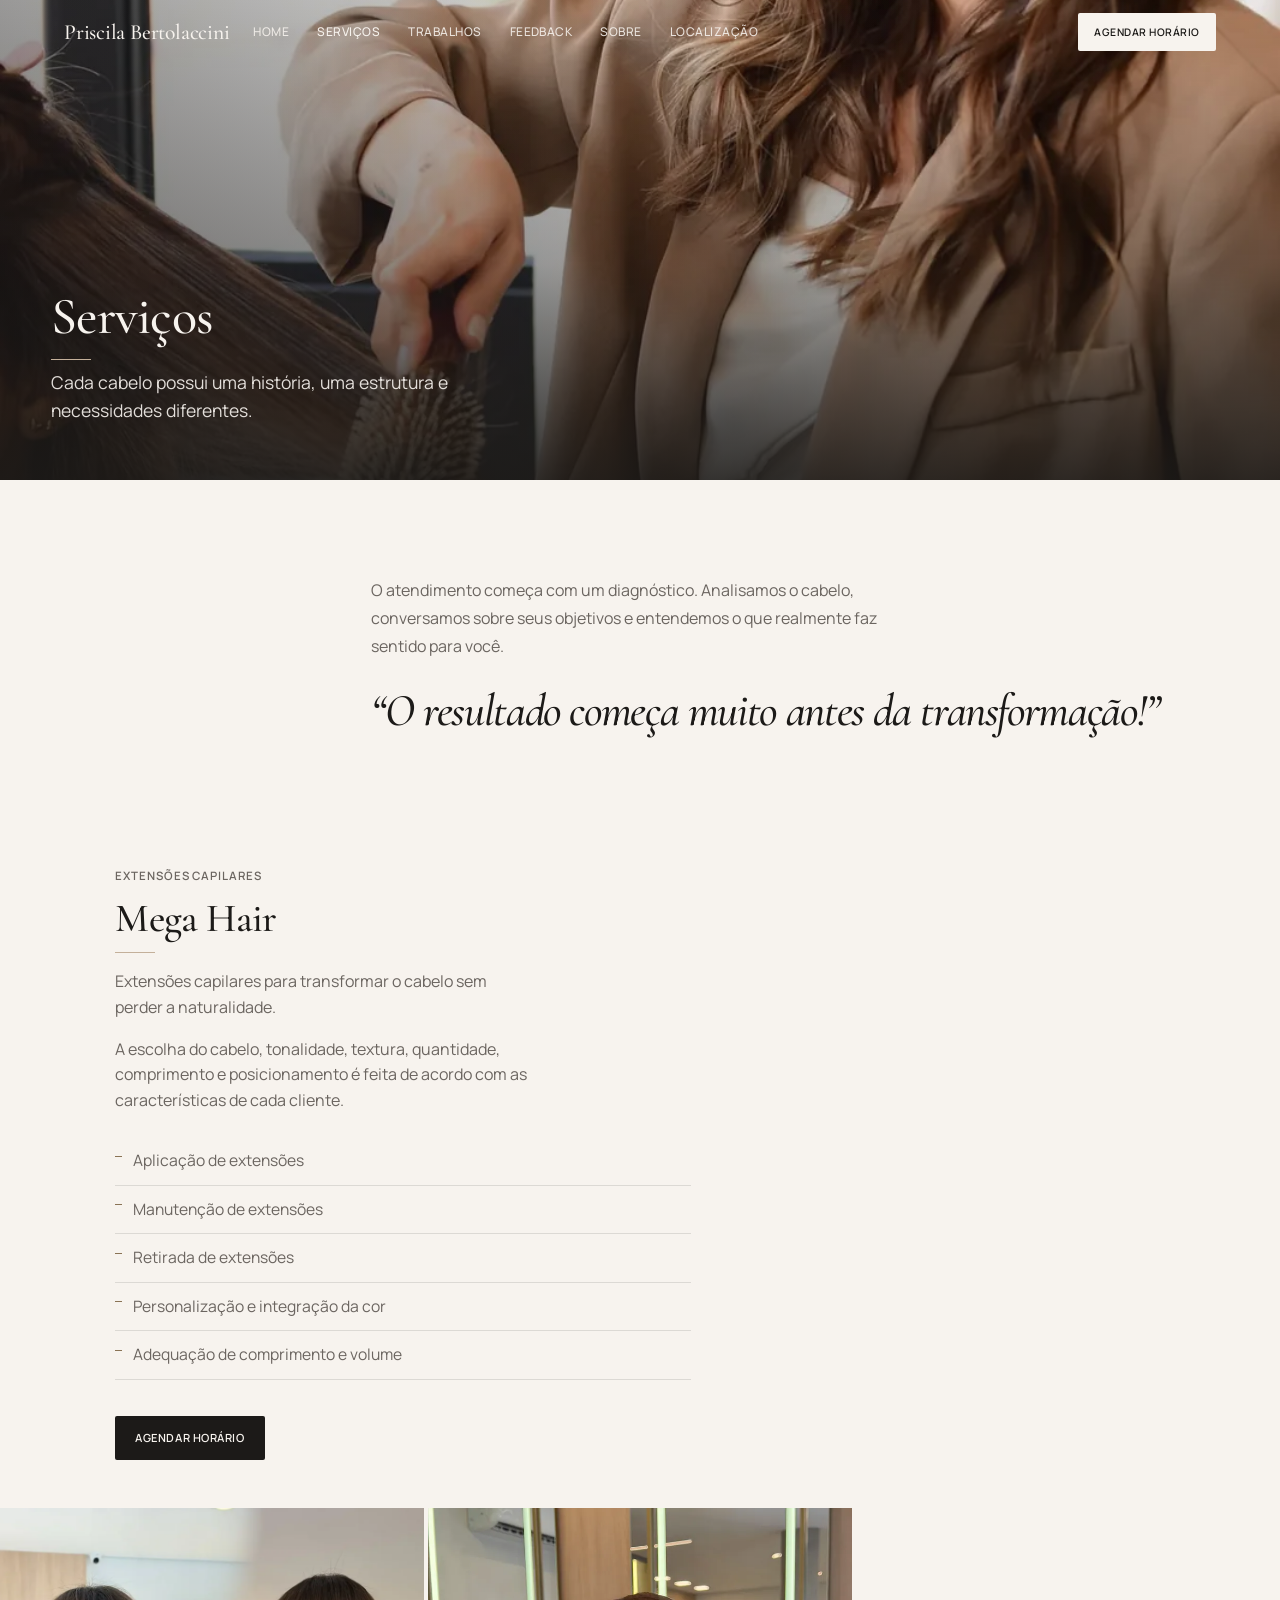
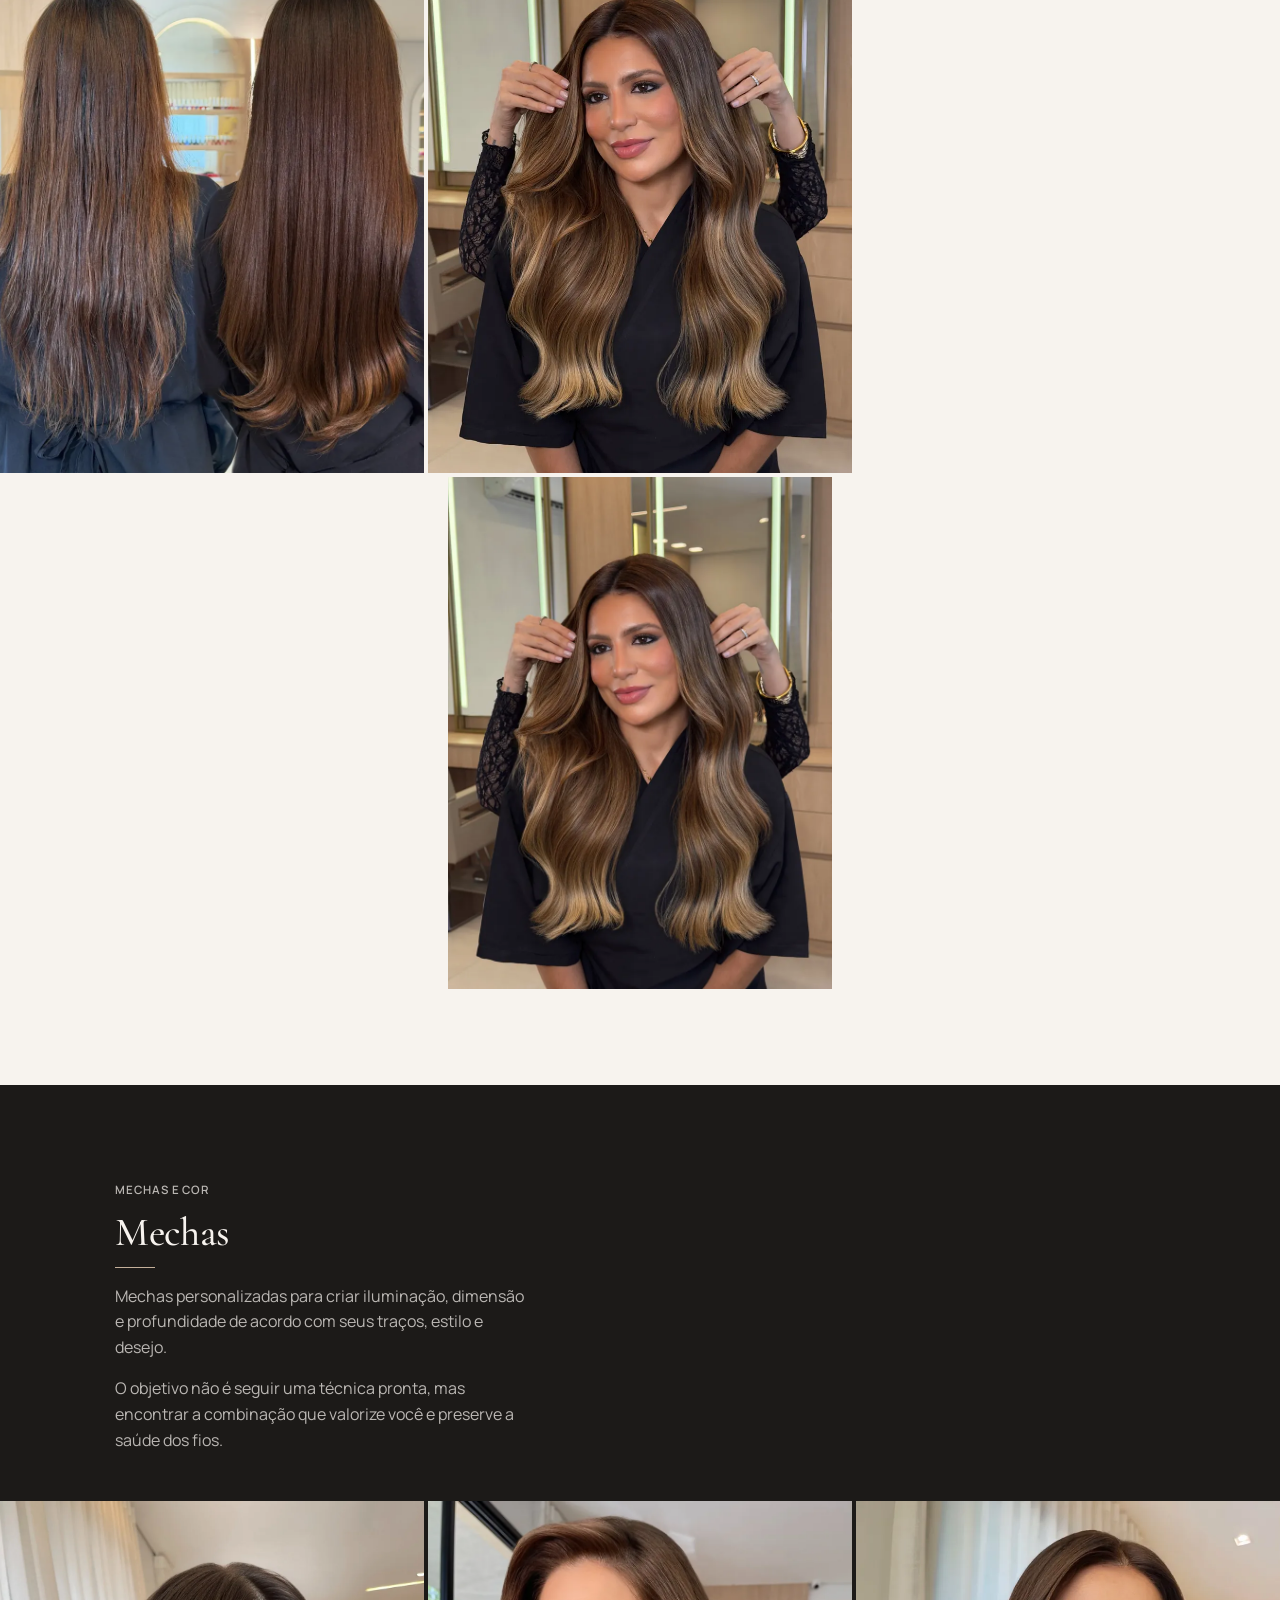
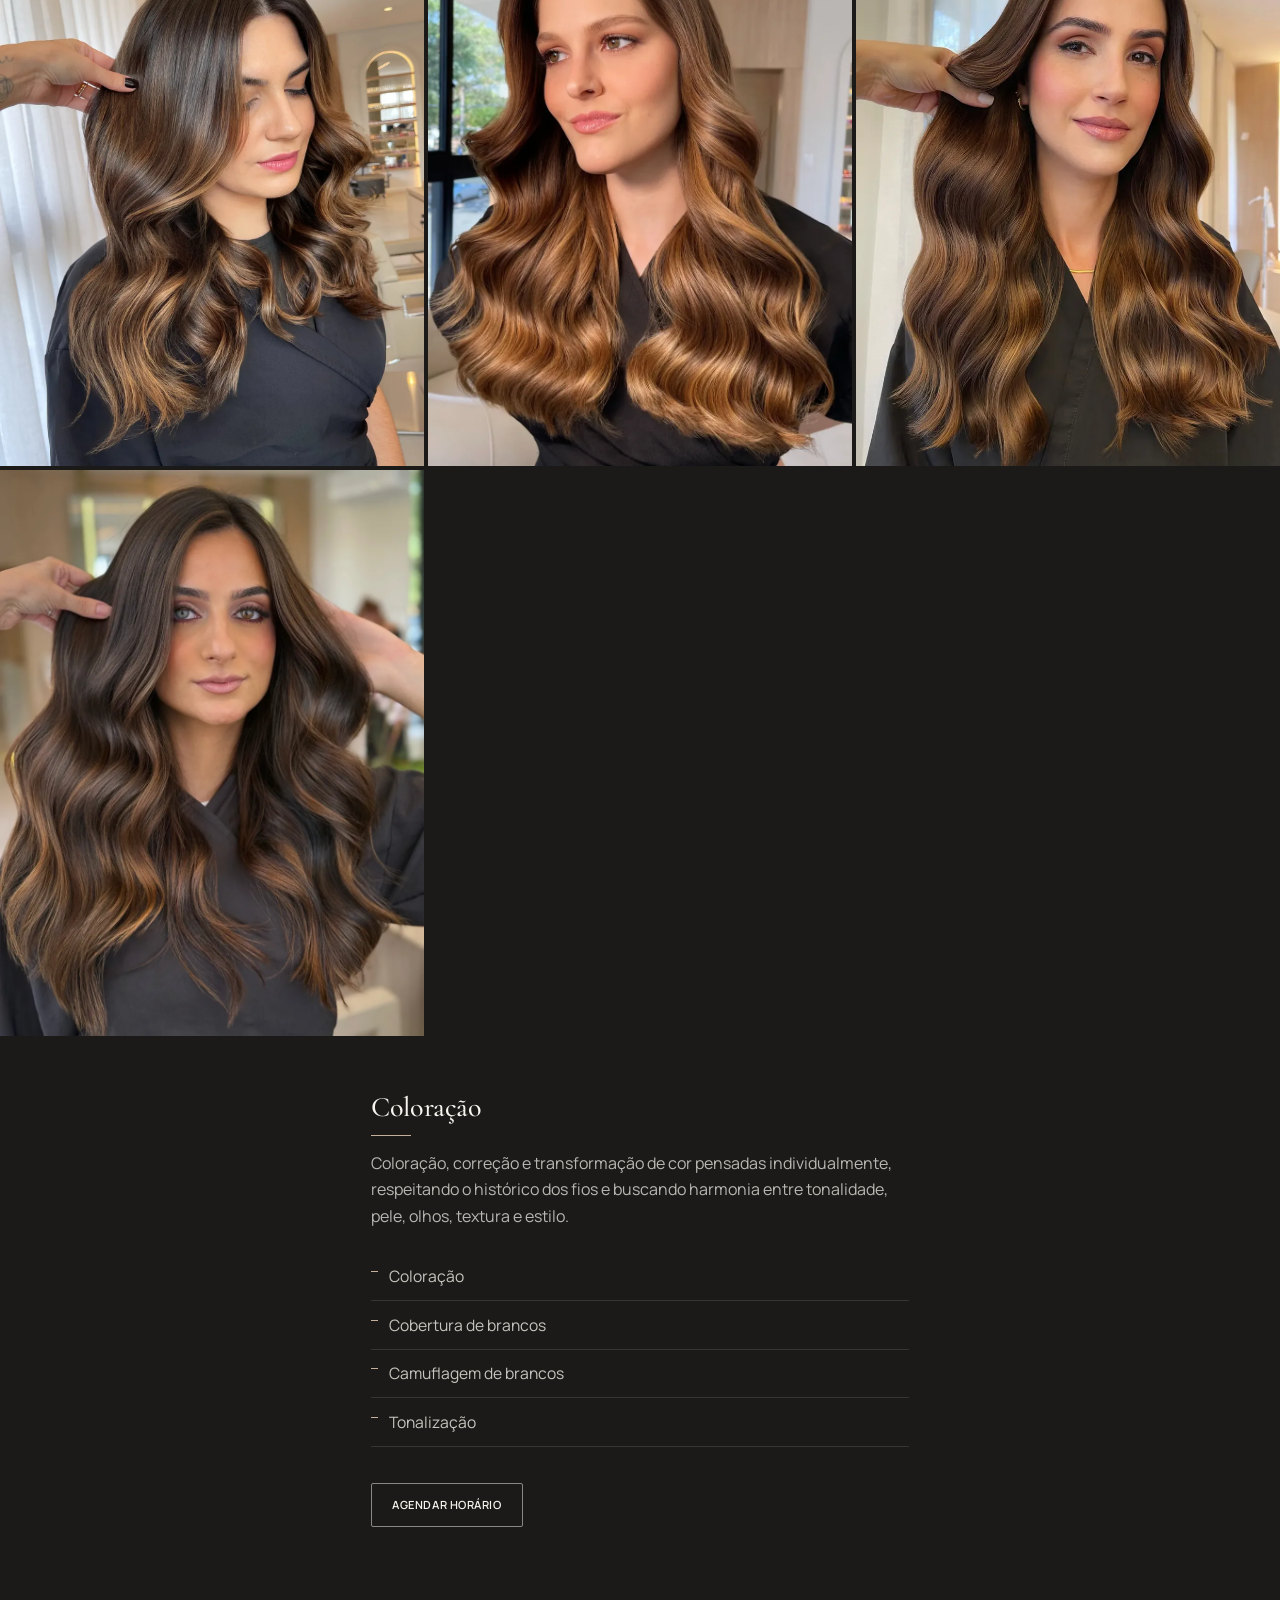
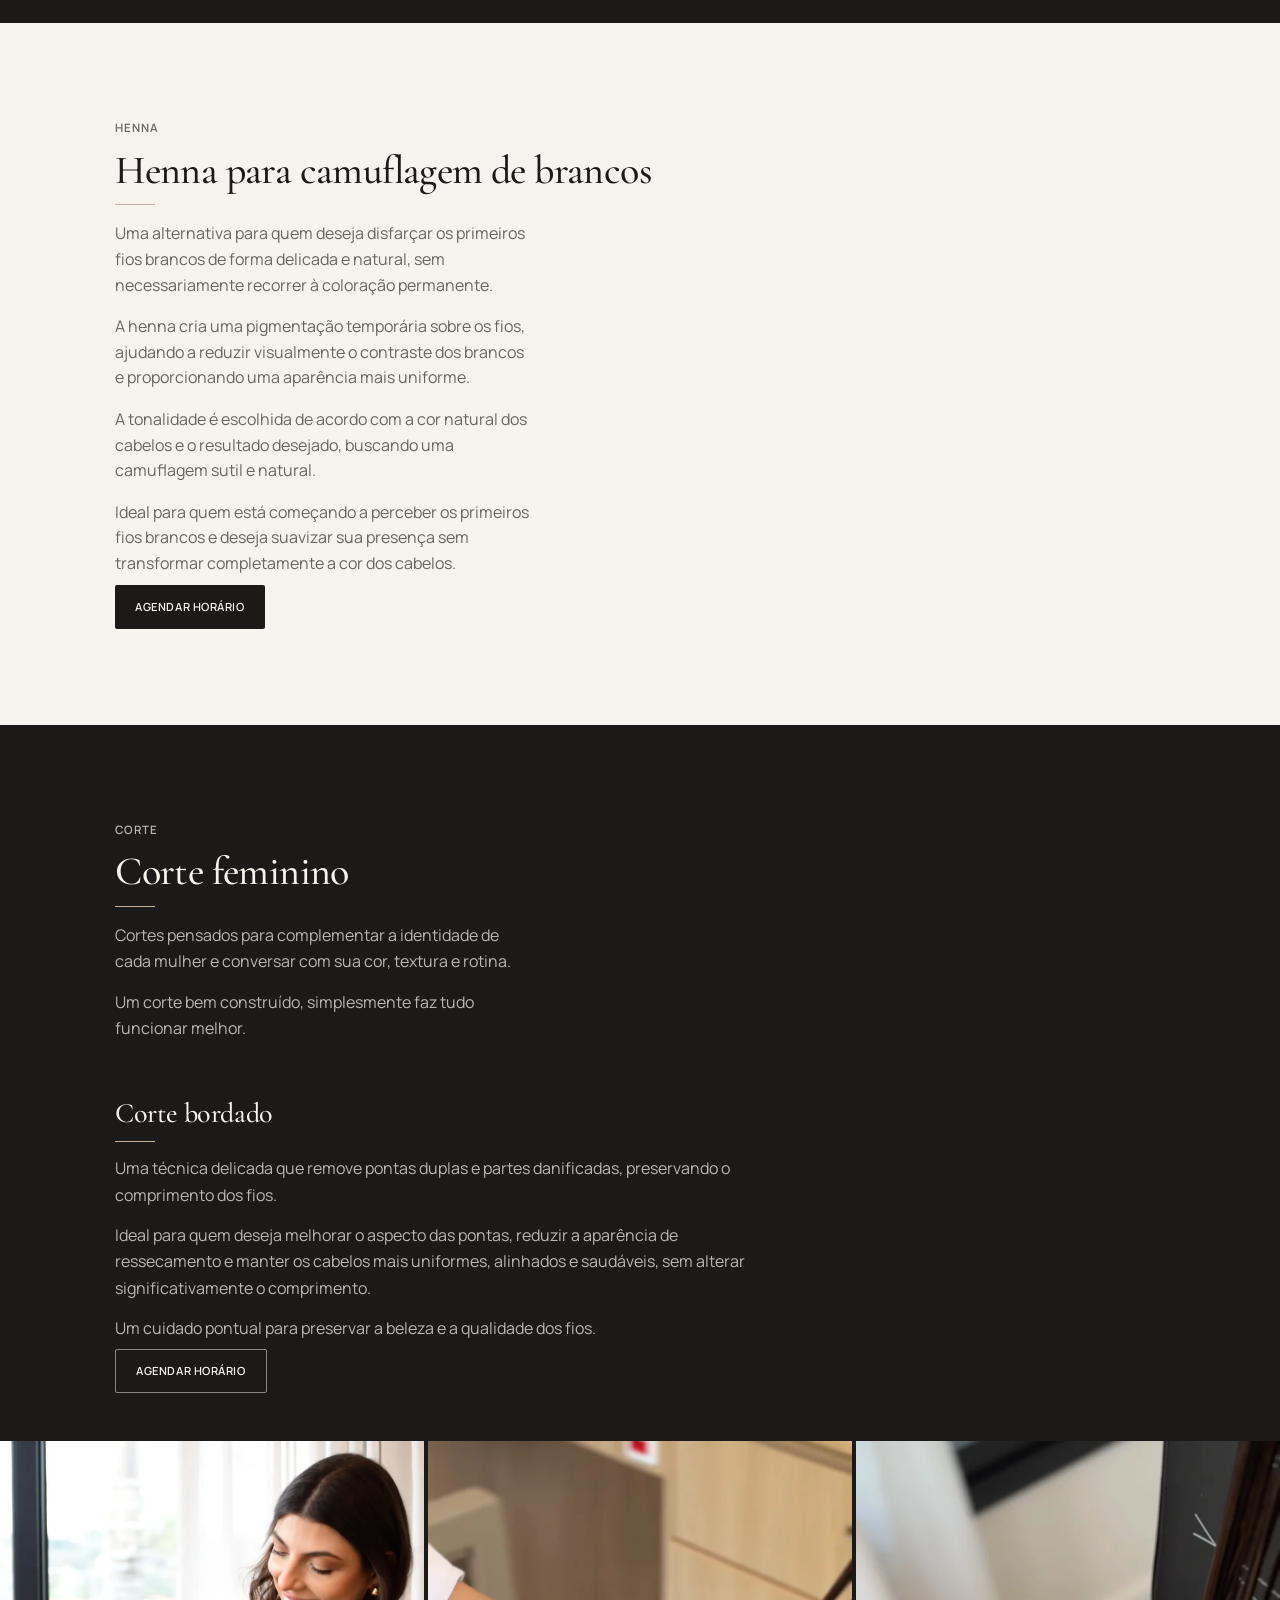
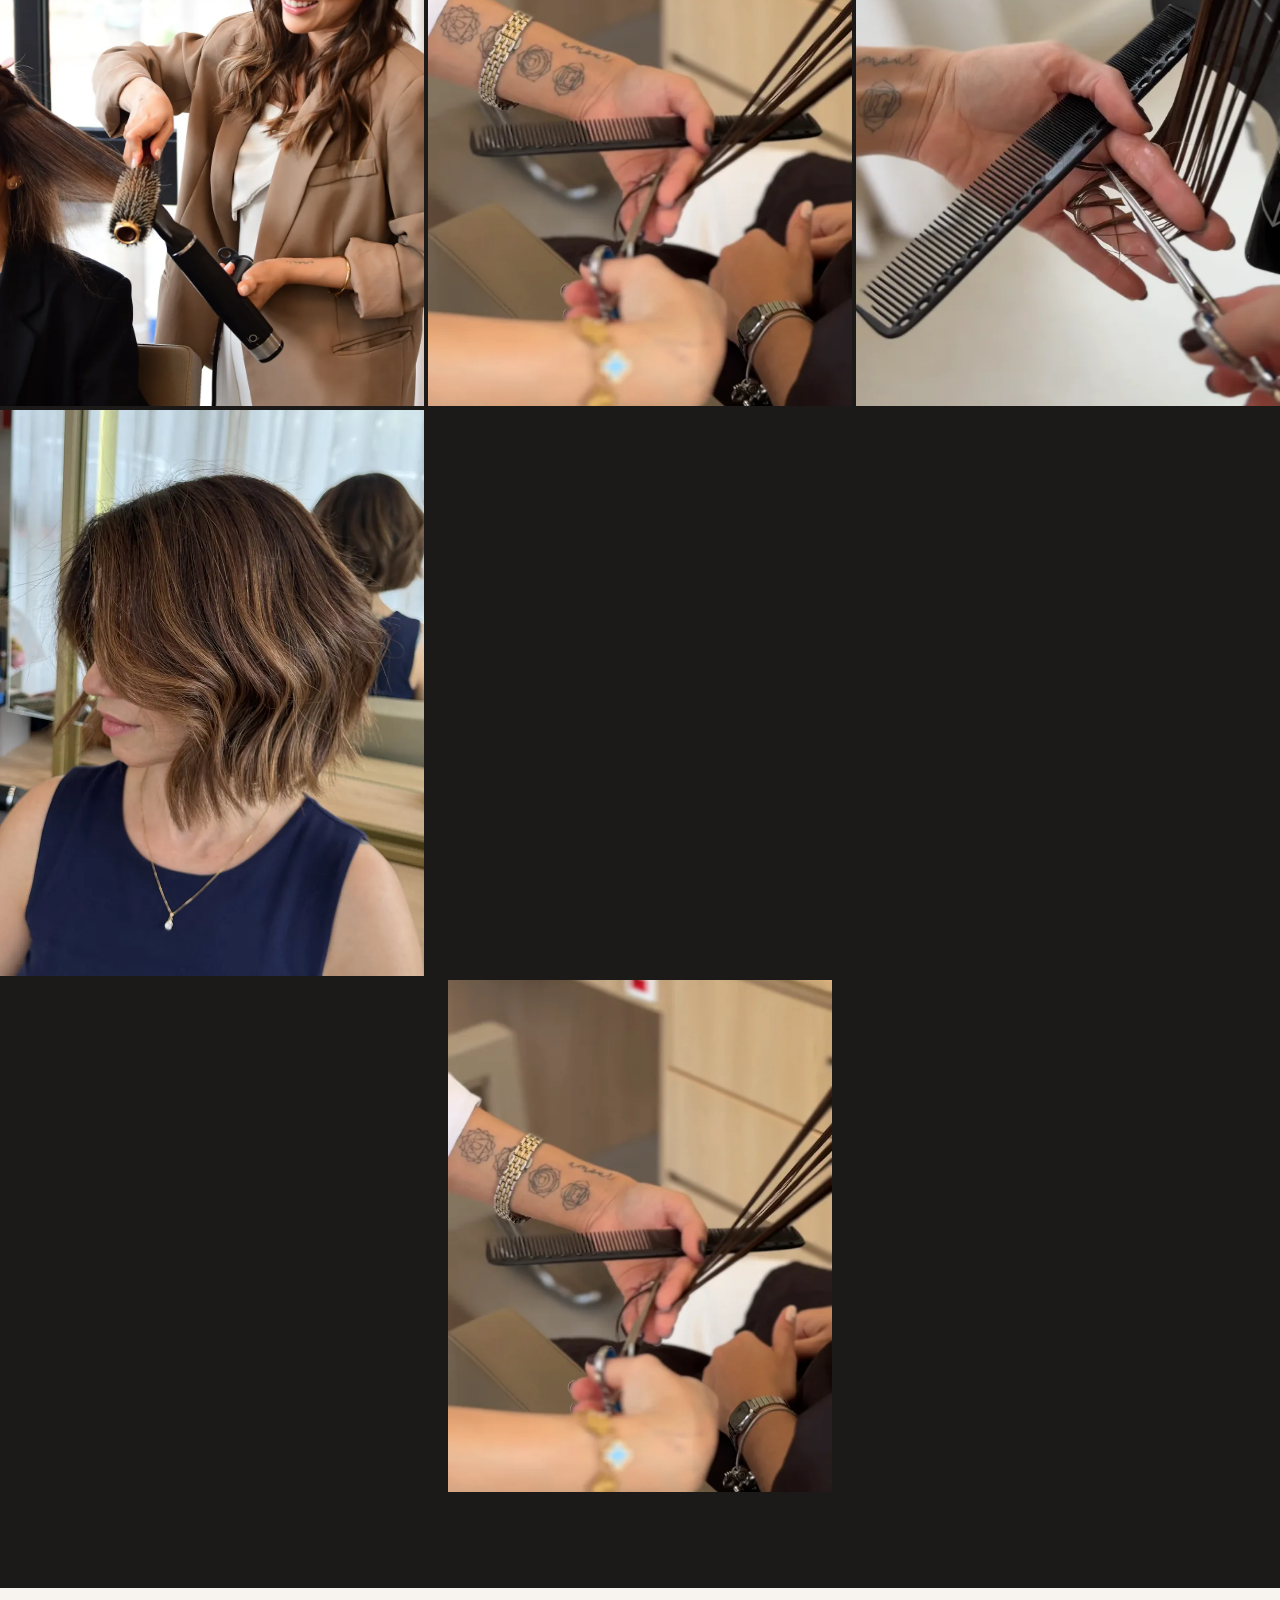
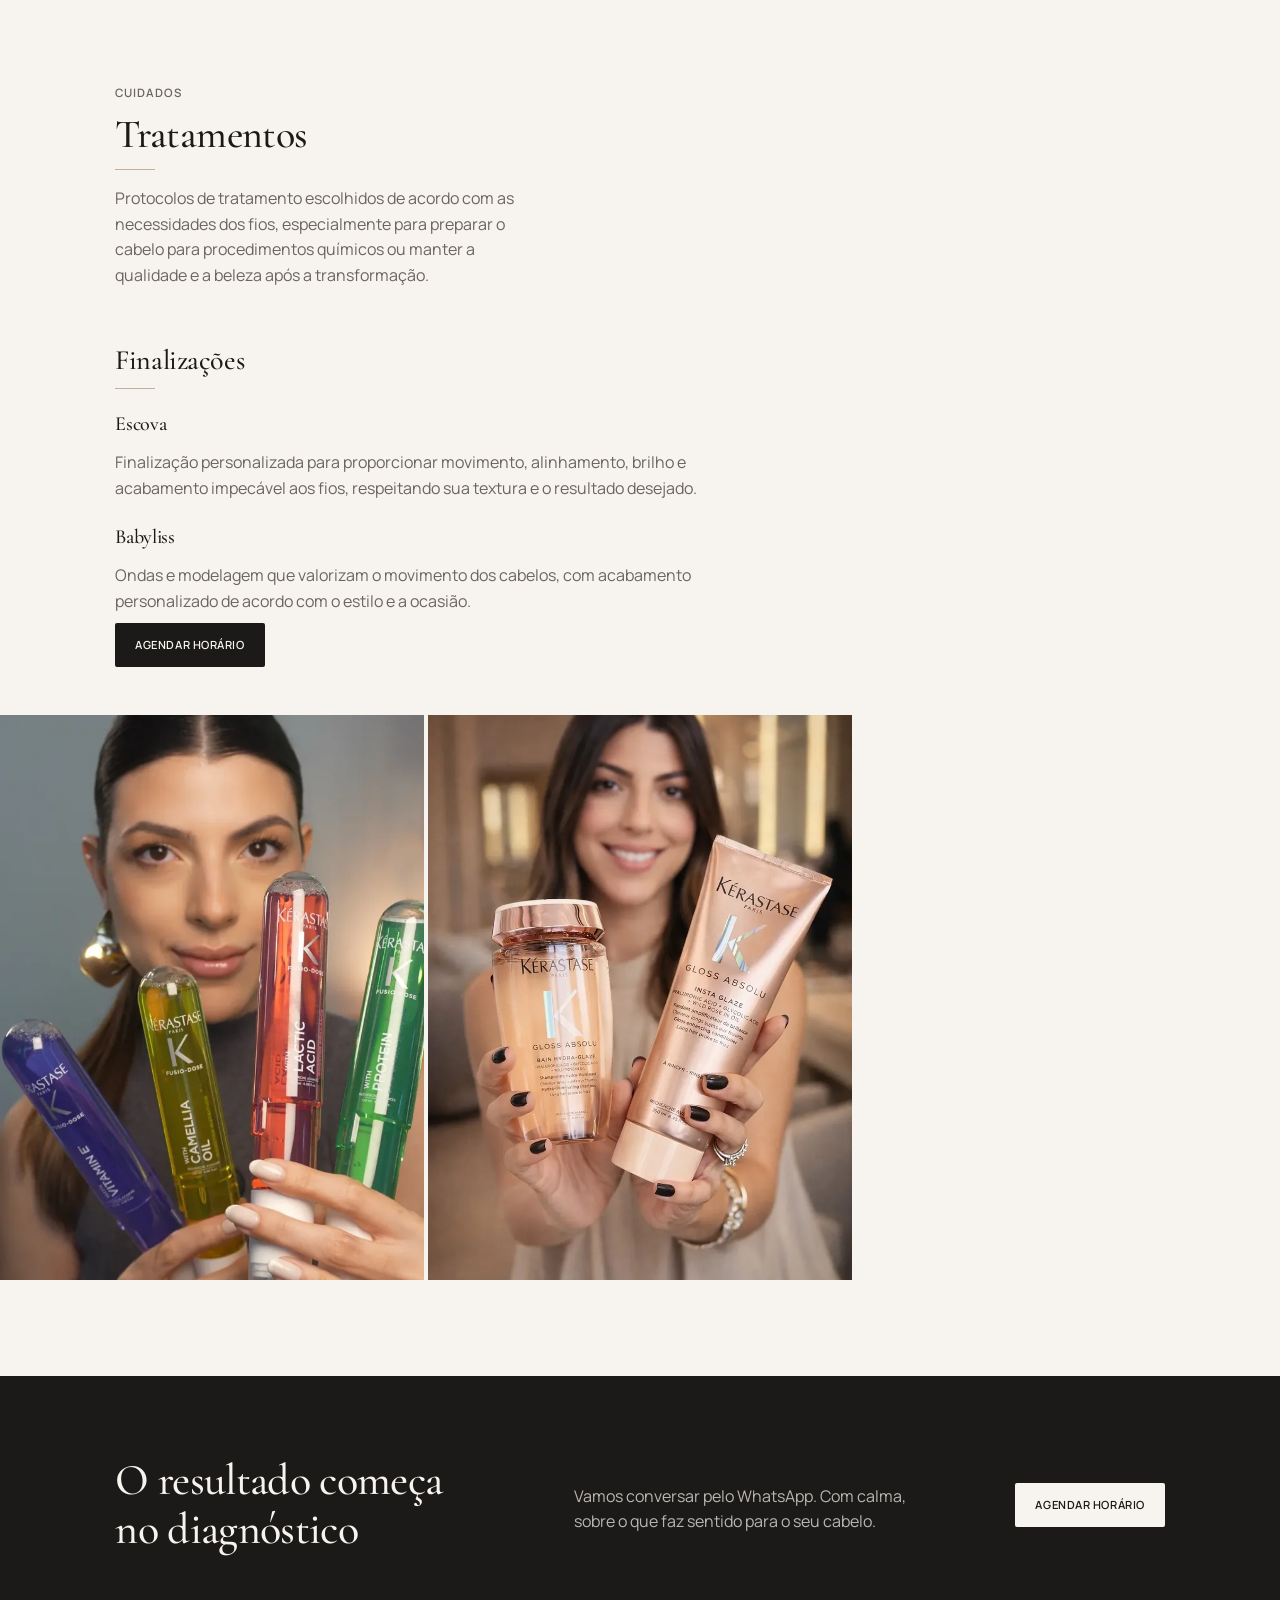
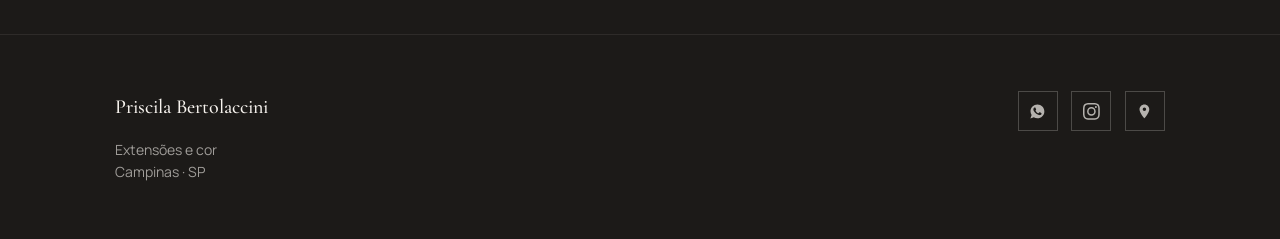
<file: servicos/index.html>
<!DOCTYPE html>
<html lang="pt-BR">
<head>
  <meta charset="UTF-8" />
  <meta name="viewport" content="width=device-width, initial-scale=1.0" />
  <meta name="google-site-verification" content="aFSwoDDn1SDVIHru1ryCBOdbux5xeucaDiKM4DLMMjE" />
  <script async src="https://www.googletagmanager.com/gtag/js?id=G-Q21BVTZ1GJ"></script>
  <script>
    window.dataLayer = window.dataLayer || [];
    function gtag(){dataLayer.push(arguments);}
    gtag('js', new Date());
    gtag('config', 'G-Q21BVTZ1GJ');
  </script>
  <script>
    !function(f,b,e,v,n,t,s){if(f.fbq)return;n=f.fbq=function(){n.callMethod?
    n.callMethod.apply(n,arguments):n.queue.push(arguments)};if(!f._fbq)f._fbq=n;
    n.push=n;n.loaded=!0;n.version='2.0';n.queue=[];t=b.createElement(e);t.async=!0;
    t.src=v;s=b.getElementsByTagName(e)[0];s.parentNode.insertBefore(t,s)}(window,document,'script',
    'https://connect.facebook.net/en_US/fbevents.js');
    fbq('init','1248965447324084');fbq('track','PageView');
  </script>
  <noscript><img height="1" width="1" style="display:none" src="https://www.facebook.com/tr?id=1248965447324084&amp;ev=PageView&amp;noscript=1" alt="" /></noscript>
  <title>Serviços | Priscila Bertolaccini</title>
  <meta name="description" content="Mega Hair, mechas, coloração, henna, cortes e tratamentos com Priscila Bertolaccini no Les Amis Nova Campinas." />
  <link rel="canonical" href="https://pribertolaccini.com.br/servicos/" />
  <meta name="theme-color" content="#F7F3EE" />
  <link rel="icon" type="image/webp" href="../assets/favicon.webp" />
  <meta property="og:type" content="website" />
  <meta property="og:url" content="https://pribertolaccini.com.br/servicos/" />
  <meta property="og:title" content="Serviços | Priscila Bertolaccini" />
  <meta property="og:description" content="Mega Hair, mechas, coloração, henna, cortes e tratamentos com Priscila Bertolaccini no Les Amis Nova Campinas." />
  <meta property="og:image" content="https://pribertolaccini.com.br/assets/img/hero-acao.webp" />
  <meta name="twitter:card" content="summary_large_image" />
  <meta name="twitter:title" content="Serviços | Priscila Bertolaccini" />
  <meta name="twitter:image" content="https://pribertolaccini.com.br/assets/img/hero-acao.webp" />
  <link rel="preconnect" href="https://fonts.googleapis.com" />
  <link rel="preconnect" href="https://fonts.gstatic.com" crossorigin />
  <link href="https://fonts.googleapis.com/css2?family=Cormorant+Garamond:ital,wght@0,400;0,500;0,600;1,400&amp;family=Manrope:wght@400;500;600&amp;display=swap" rel="stylesheet" />
  <link rel="stylesheet" href="../assets/css/site.css?v=1770000900" />
  
</head>
<body>
  <header class="site-header" data-site-header>
    <div class="site-header__inner">
      <a class="site-header__brand" href="../">Priscila Bertolaccini</a>
      <nav class="site-header__nav" aria-label="Principal">
        <a href="../">Home</a>
        <a href="../servicos/" aria-current="page">Serviços</a>
        <a href="../trabalhos/">Trabalhos</a>
        <a href="../feedback/">Feedback</a>
        <a href="../sobre/">Sobre</a>
        <a href="../salao-contato/">Localização</a>
      </nav>
      <div class="site-header__actions">
        <a class="btn btn-primary site-header__cta" href="https://wa.me/5535998171030?text=Ol%C3%A1%20Priscila%2C%20vim%20pelo%20site%20e%20quero%20agendar%20um%20hor%C3%A1rio%20no%20Les%20Amis." data-cta="whatsapp" target="_blank" rel="noopener">Agendar horário</a>
        <button type="button" class="site-header__toggle" data-nav-toggle aria-expanded="false" aria-controls="nav-drawer" aria-label="Abrir menu">
          <span></span><span></span>
        </button>
      </div>
    </div>
  </header>

  <div class="nav-drawer" id="nav-drawer" data-nav-drawer>
    <div class="nav-drawer__backdrop" data-nav-overlay></div>
    <div class="nav-drawer__panel" role="dialog" aria-label="Menu">
      <button type="button" class="nav-drawer__close" data-nav-overlay aria-label="Fechar menu">
        <span aria-hidden="true"></span>
        <span aria-hidden="true"></span>
      </button>
      <nav class="nav-drawer__list" aria-label="Mobile">
      <a href="../" data-nav-overlay>Home</a>
      <a href="../servicos/" aria-current="page" data-nav-overlay>Serviços</a>
      <a href="../trabalhos/" data-nav-overlay>Trabalhos</a>
      <a href="../feedback/" data-nav-overlay>Feedback</a>
      <a href="../sobre/" data-nav-overlay>Sobre</a>
      <a href="../salao-contato/" data-nav-overlay>Localização</a>
      </nav>
      <div class="nav-drawer__cta">
        <a class="btn btn-primary" href="https://wa.me/5535998171030?text=Ol%C3%A1%20Priscila%2C%20vim%20pelo%20site%20e%20quero%20agendar%20um%20hor%C3%A1rio%20no%20Les%20Amis." data-cta="whatsapp" target="_blank" rel="noopener">Agendar horário</a>
      </div>
    </div>
  </div>

  <main>

    <section class="page-hero page-hero--compact" aria-label="Serviços">
      <div class="hero-media">
        <img src="../assets/img/hero-acao.webp" alt="Priscila em atendimento" fetchpriority="high" />
      </div>
      <div class="hero-overlay" aria-hidden="true"></div>
      <div class="hero-content">
        <h1>Serviços<span class="brand-rule" aria-hidden="true"></span></h1>
        <p class="lede">Cada cabelo possui uma história, uma estrutura e necessidades diferentes.</p>
      </div>
    </section>

    <section class="section section--bridge">
      <div class="container prose reveal">
        <p>O atendimento começa com um diagnóstico. Analisamos o cabelo, conversamos sobre seus objetivos e entendemos o que realmente faz sentido para você.</p>
        <p class="prose-emphasis">“O resultado começa muito antes da transformação!”</p>
      </div>
    </section>

    <section class="section service-block" id="extensoes">
      <div class="container">
        <div class="section-intro reveal">
          <p class="service-kicker">Extensões capilares</p>
          <h2>Mega Hair</h2>
          <span class="brand-rule" aria-hidden="true"></span>
          <p>Extensões capilares para transformar o cabelo sem perder a naturalidade.</p>
          <p>A escolha do cabelo, tonalidade, textura, quantidade, comprimento e posicionamento é feita de acordo com as características de cada cliente.</p>
        </div>
        <ul class="service-list reveal">
          <li>Aplicação de extensões</li>
          <li>Manutenção de extensões</li>
          <li>Retirada de extensões</li>
          <li>Personalização e integração da cor</li>
          <li>Adequação de comprimento e volume</li>
        </ul>
        <a class="btn btn-dark reveal" href="https://wa.me/5535998171030?text=Ol%C3%A1%20Priscila%2C%20vim%20pelo%20site%20e%20quero%20agendar%20uma%20avalia%C3%A7%C3%A3o%20de%20Mega%20Hair%20no%20Les%20Amis." data-cta="whatsapp" data-service="mega-hair" target="_blank" rel="noopener">Agendar horário</a>
      </div>
      <div class="gallery gallery--feed service-gallery">
        <div class="gallery__item reveal"><img src="../assets/img/mega-antes-depois.webp" alt="Antes e depois de Mega Hair" loading="lazy" /></div>
        <div class="gallery__item reveal"><img src="../assets/img/mega-acabamento.webp" alt="Acabamento de Mega Hair" loading="lazy" width="810" height="1080" /></div>
        <div class="gallery__item gallery__item--video reveal">
          <video
            src="../assets/video/mega-processo.mp4"
            poster="../assets/img/mega-acabamento.webp"
            muted
            playsinline
            loop
            autoplay
            preload="metadata"
            aria-label="Processo de Mega Hair no salão"
          ></video>
        </div>
      </div>
    </section>

    <section class="section service-block section-dark" id="mechas-cor">
      <div class="container">
        <div class="section-intro reveal">
          <p class="service-kicker">Mechas e cor</p>
          <h2>Mechas</h2>
          <span class="brand-rule" aria-hidden="true"></span>
          <p>Mechas personalizadas para criar iluminação, dimensão e profundidade de acordo com seus traços, estilo e desejo.</p>
          <p>O objetivo não é seguir uma técnica pronta, mas encontrar a combinação que valorize você e preserve a saúde dos fios.</p>
        </div>
      </div>
      <div class="gallery gallery--feed service-gallery">
        <div class="gallery__item reveal"><img src="../assets/img/mechas-04.webp" alt="Mechas com movimento" loading="lazy" /></div>
        <div class="gallery__item reveal"><img src="../assets/img/mechas-02.webp" alt="Mechas no salão" loading="lazy" /></div>
        <div class="gallery__item reveal"><img src="../assets/img/mechas-03.webp" alt="Resultado de mechas" loading="lazy" /></div>
        <div class="gallery__item reveal"><img src="../assets/img/mechas-07.webp" alt="Acabamento de mechas" loading="lazy" /></div>
      </div>
      <div class="container service-subblock reveal">
        <h3>Coloração</h3>
        <span class="brand-rule" aria-hidden="true"></span>
        <p>Coloração, correção e transformação de cor pensadas individualmente, respeitando o histórico dos fios e buscando harmonia entre tonalidade, pele, olhos, textura e estilo.</p>
        <ul class="service-list">
          <li>Coloração</li>
          <li>Cobertura de brancos</li>
          <li>Camuflagem de brancos</li>
          <li>Tonalização</li>
        </ul>
        <a class="btn btn-ghost" href="https://wa.me/5535998171030?text=Ol%C3%A1%20Priscila%2C%20vim%20pelo%20site%20e%20quero%20agendar%20uma%20avalia%C3%A7%C3%A3o%20de%20Mechas%20no%20Les%20Amis." data-cta="whatsapp" data-service="mechas" target="_blank" rel="noopener">Agendar horário</a>
      </div>
    </section>

    <section class="section service-block" id="henna">
      <div class="container">
        <div class="section-intro reveal">
          <p class="service-kicker">Henna</p>
          <h2>Henna para camuflagem de brancos</h2>
          <span class="brand-rule" aria-hidden="true"></span>
          <p>Uma alternativa para quem deseja disfarçar os primeiros fios brancos de forma delicada e natural, sem necessariamente recorrer à coloração permanente.</p>
          <p>A henna cria uma pigmentação temporária sobre os fios, ajudando a reduzir visualmente o contraste dos brancos e proporcionando uma aparência mais uniforme.</p>
          <p>A tonalidade é escolhida de acordo com a cor natural dos cabelos e o resultado desejado, buscando uma camuflagem sutil e natural.</p>
          <p>Ideal para quem está começando a perceber os primeiros fios brancos e deseja suavizar sua presença sem transformar completamente a cor dos cabelos.</p>
        </div>
        <a class="btn btn-dark reveal" href="https://wa.me/5535998171030?text=Ol%C3%A1%20Priscila%2C%20vim%20pelo%20site%20e%20quero%20agendar%20uma%20avalia%C3%A7%C3%A3o%20de%20Henna%20no%20Les%20Amis." data-cta="whatsapp" data-service="henna" target="_blank" rel="noopener">Agendar horário</a>
      </div>
    </section>

    <section class="section service-block section-dark" id="corte">
      <div class="container">
        <div class="section-intro reveal">
          <p class="service-kicker">Corte</p>
          <h2>Corte feminino</h2>
          <span class="brand-rule" aria-hidden="true"></span>
          <p>Cortes pensados para complementar a identidade de cada mulher e conversar com sua cor, textura e rotina.</p>
          <p>Um corte bem construído, simplesmente faz tudo funcionar melhor.</p>
        </div>
        <div class="service-subblock reveal">
          <h3>Corte bordado</h3>
          <span class="brand-rule" aria-hidden="true"></span>
          <p>Uma técnica delicada que remove pontas duplas e partes danificadas, preservando o comprimento dos fios.</p>
          <p>Ideal para quem deseja melhorar o aspecto das pontas, reduzir a aparência de ressecamento e manter os cabelos mais uniformes, alinhados e saudáveis, sem alterar significativamente o comprimento.</p>
          <p>Um cuidado pontual para preservar a beleza e a qualidade dos fios.</p>
        </div>
        <a class="btn btn-ghost reveal" href="https://wa.me/5535998171030?text=Ol%C3%A1%20Priscila%2C%20vim%20pelo%20site%20e%20quero%20agendar%20um%20hor%C3%A1rio%20de%20corte%20no%20Les%20Amis." data-cta="whatsapp" data-service="cortes" target="_blank" rel="noopener">Agendar horário</a>
      </div>
      <div class="gallery gallery--feed service-gallery">
        <div class="gallery__item reveal"><img src="../assets/img/hero-acao.webp" alt="Atendimento de corte" loading="lazy" /></div>
        <div class="gallery__item reveal"><img src="../assets/img/corte-novo-01.webp" alt="Corte em processo no salão" loading="lazy" /></div>
        <div class="gallery__item reveal"><img src="../assets/img/corte-novo-02.webp" alt="Detalhe técnico de corte" loading="lazy" /></div>
        <div class="gallery__item reveal"><img src="../assets/img/resultado-bob-ondas-castanho.webp" alt="Corte bob com ondas" loading="lazy" width="810" height="1080" /></div>
        <div class="gallery__item gallery__item--video reveal">
          <video
            src="../assets/video/corte-processo.mp4"
            poster="../assets/img/corte-novo-01.webp"
            muted
            playsinline
            loop
            autoplay
            preload="metadata"
            aria-label="Processo de corte no salão"
          ></video>
        </div>
      </div>
    </section>

    <section class="section service-block" id="tratamentos">
      <div class="container">
        <div class="section-intro reveal">
          <p class="service-kicker">Cuidados</p>
          <h2>Tratamentos</h2>
          <span class="brand-rule" aria-hidden="true"></span>
          <p>Protocolos de tratamento escolhidos de acordo com as necessidades dos fios, especialmente para preparar o cabelo para procedimentos químicos ou manter a qualidade e a beleza após a transformação.</p>
        </div>
        <div class="service-subblock reveal">
          <h3>Finalizações</h3>
          <span class="brand-rule" aria-hidden="true"></span>
          <h4>Escova</h4>
          <p>Finalização personalizada para proporcionar movimento, alinhamento, brilho e acabamento impecável aos fios, respeitando sua textura e o resultado desejado.</p>
          <h4>Babyliss</h4>
          <p>Ondas e modelagem que valorizam o movimento dos cabelos, com acabamento personalizado de acordo com o estilo e a ocasião.</p>
        </div>
        <a class="btn btn-dark reveal" href="https://wa.me/5535998171030?text=Ol%C3%A1%20Priscila%2C%20vim%20pelo%20site%20e%20quero%20agendar%20um%20hor%C3%A1rio%20no%20Les%20Amis." data-cta="whatsapp" target="_blank" rel="noopener">Agendar horário</a>
      </div>
      <div class="gallery gallery--feed service-gallery">
        <div class="gallery__item reveal"><img src="../assets/img/kerastase-fusio.webp" alt="Tratamento Kérastase Fusio-Dose" loading="lazy" /></div>
        <div class="gallery__item reveal"><img src="../assets/img/kerastase.webp" alt="Cuidado e tratamento" loading="lazy" /></div>
      </div>
    </section>

    <section class="cta-band">
      <div class="container cta-band__inner reveal">
        <h2>O resultado começa no diagnóstico</h2>
        <p>Vamos conversar pelo WhatsApp. Com calma, sobre o que faz sentido para o seu cabelo.</p>
        <a class="btn btn-primary" href="https://wa.me/5535998171030?text=Ol%C3%A1%20Priscila%2C%20vim%20pelo%20site%20e%20quero%20agendar%20um%20hor%C3%A1rio%20no%20Les%20Amis." data-cta="whatsapp" target="_blank" rel="noopener">Agendar horário</a>
      </div>
    </section>

  </main>

  <footer class="site-footer">
    <div class="container site-footer__inner">
      <div>
        <p class="site-footer__brand">Priscila Bertolaccini</p>
        <p class="site-footer__meta">Extensões e cor<br />Campinas · SP</p>
      </div>
      <div class="site-footer__links">
        <a class="site-footer__icon" href="https://wa.me/5535998171030?text=Ol%C3%A1%20Priscila%2C%20vim%20pelo%20site%20e%20quero%20agendar%20um%20hor%C3%A1rio%20no%20Les%20Amis." data-cta="whatsapp" target="_blank" rel="noopener" aria-label="WhatsApp">
          <svg viewBox="0 0 24 24" aria-hidden="true" focusable="false"><path fill="currentColor" d="M12.04 2C6.58 2 2.15 6.4 2.15 11.84c0 1.99.58 3.84 1.6 5.42L2 22l4.9-1.58a9.9 9.9 0 0 0 5.14 1.42h.01c5.46 0 9.89-4.4 9.89-9.84C21.94 6.4 17.5 2 12.04 2zm5.78 13.99c-.24.68-1.4 1.25-1.93 1.33-.5.08-1.13.11-1.82-.11-.42-.14-.96-.31-1.66-.61-2.92-1.26-4.82-4.2-4.97-4.39-.14-.2-1.18-1.57-1.18-3 0-1.42.74-2.12 1.01-2.41.26-.29.57-.36.76-.36h.55c.17 0 .41-.07.64.49.24.58.82 2 .89 2.14.07.14.12.31.02.5-.1.2-.14.32-.28.49-.14.17-.3.38-.42.51-.14.14-.29.29-.12.56.17.28.74 1.22 1.59 1.98 1.1.98 2.02 1.28 2.3 1.42.28.14.45.12.61-.07.17-.2.71-.82.9-1.1.19-.28.38-.23.64-.14.26.1 1.66.78 1.95.92.28.14.47.21.54.33.07.12.07.68-.17 1.36z"/></svg>
        </a>
        <a class="site-footer__icon" href="https://www.instagram.com/prisbertolaccini/" target="_blank" rel="noopener" aria-label="Instagram">
          <svg viewBox="0 0 24 24" aria-hidden="true" focusable="false"><path fill="currentColor" d="M12 2.16c3.2 0 3.58.01 4.85.07 3.25.15 4.77 1.69 4.92 4.92.06 1.27.07 1.65.07 4.85s-.01 3.58-.07 4.85c-.15 3.23-1.66 4.77-4.92 4.92-1.27.06-1.65.07-4.85.07s-3.58-.01-4.85-.07c-3.26-.15-4.77-1.7-4.92-4.92-.06-1.27-.07-1.65-.07-4.85s.01-3.58.07-4.85C2.38 3.92 3.9 2.38 7.15 2.23 8.42 2.17 8.8 2.16 12 2.16M12 0C8.74 0 8.33.01 7.05.07 2.7.27.27 2.69.07 7.05.01 8.33 0 8.74 0 12s.01 3.67.07 4.95c.2 4.36 2.62 6.78 6.98 6.98C8.33 23.99 8.74 24 12 24s3.67-.01 4.95-.07c4.35-.2 6.78-2.62 6.98-6.98.06-1.28.07-1.69.07-4.95s-.01-3.67-.07-4.95C23.73 2.7 21.31.27 16.95.07 15.67.01 15.26 0 12 0zm0 5.84A6.16 6.16 0 1 0 18.16 12 6.16 6.16 0 0 0 12 5.84zM12 16a4 4 0 1 1 4-4 4 4 0 0 1-4 4zm6.41-11.85a1.44 1.44 0 1 0 1.44 1.44 1.44 1.44 0 0 0-1.44-1.44z"/></svg>
        </a>
        <a class="site-footer__icon" href="https://www.google.com/maps/search/?api=1&query=Rua+Augusto+C%C3%A9sar+de+Andrade,+364,+Nova+Campinas,+Campinas,+SP" target="_blank" rel="noopener" data-cta="maps" aria-label="Como chegar">
          <svg viewBox="0 0 24 24" aria-hidden="true" focusable="false"><path fill="currentColor" d="M12 2C8.13 2 5 5.13 5 9c0 5.25 7 13 7 13s7-7.75 7-13c0-3.87-3.13-7-7-7zm0 9.5A2.5 2.5 0 1 1 14.5 9 2.5 2.5 0 0 1 12 11.5z"/></svg>
        </a>
      </div>
    </div>
  </footer>

  <div class="sticky-cta" data-sticky-cta>
    <a class="btn btn-primary" href="https://wa.me/5535998171030?text=Ol%C3%A1%20Priscila%2C%20vim%20pelo%20site%20e%20quero%20agendar%20um%20hor%C3%A1rio%20no%20Les%20Amis." data-cta="whatsapp" target="_blank" rel="noopener">Agendar horário</a>
  </div>
  <script src="../assets/js/site.js?v=1770000900" defer></script>
</body>
</html>
</file>
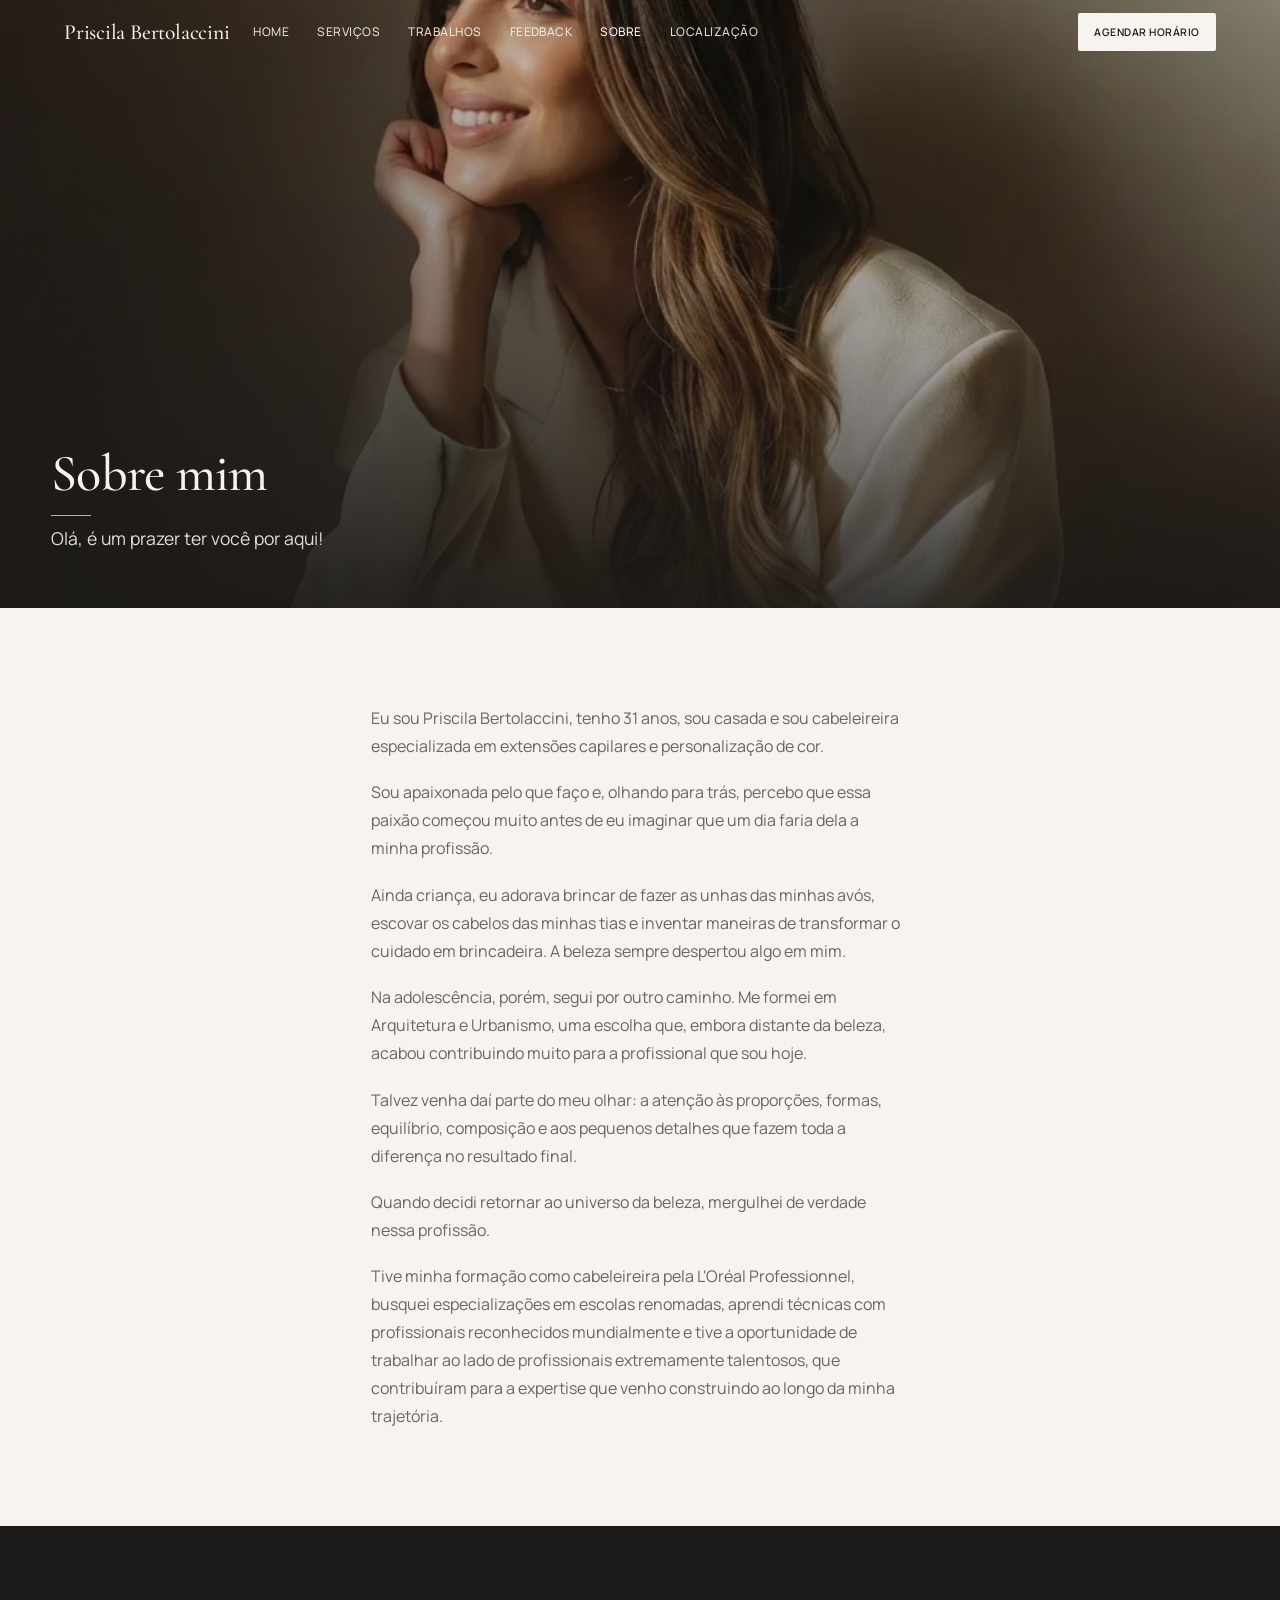
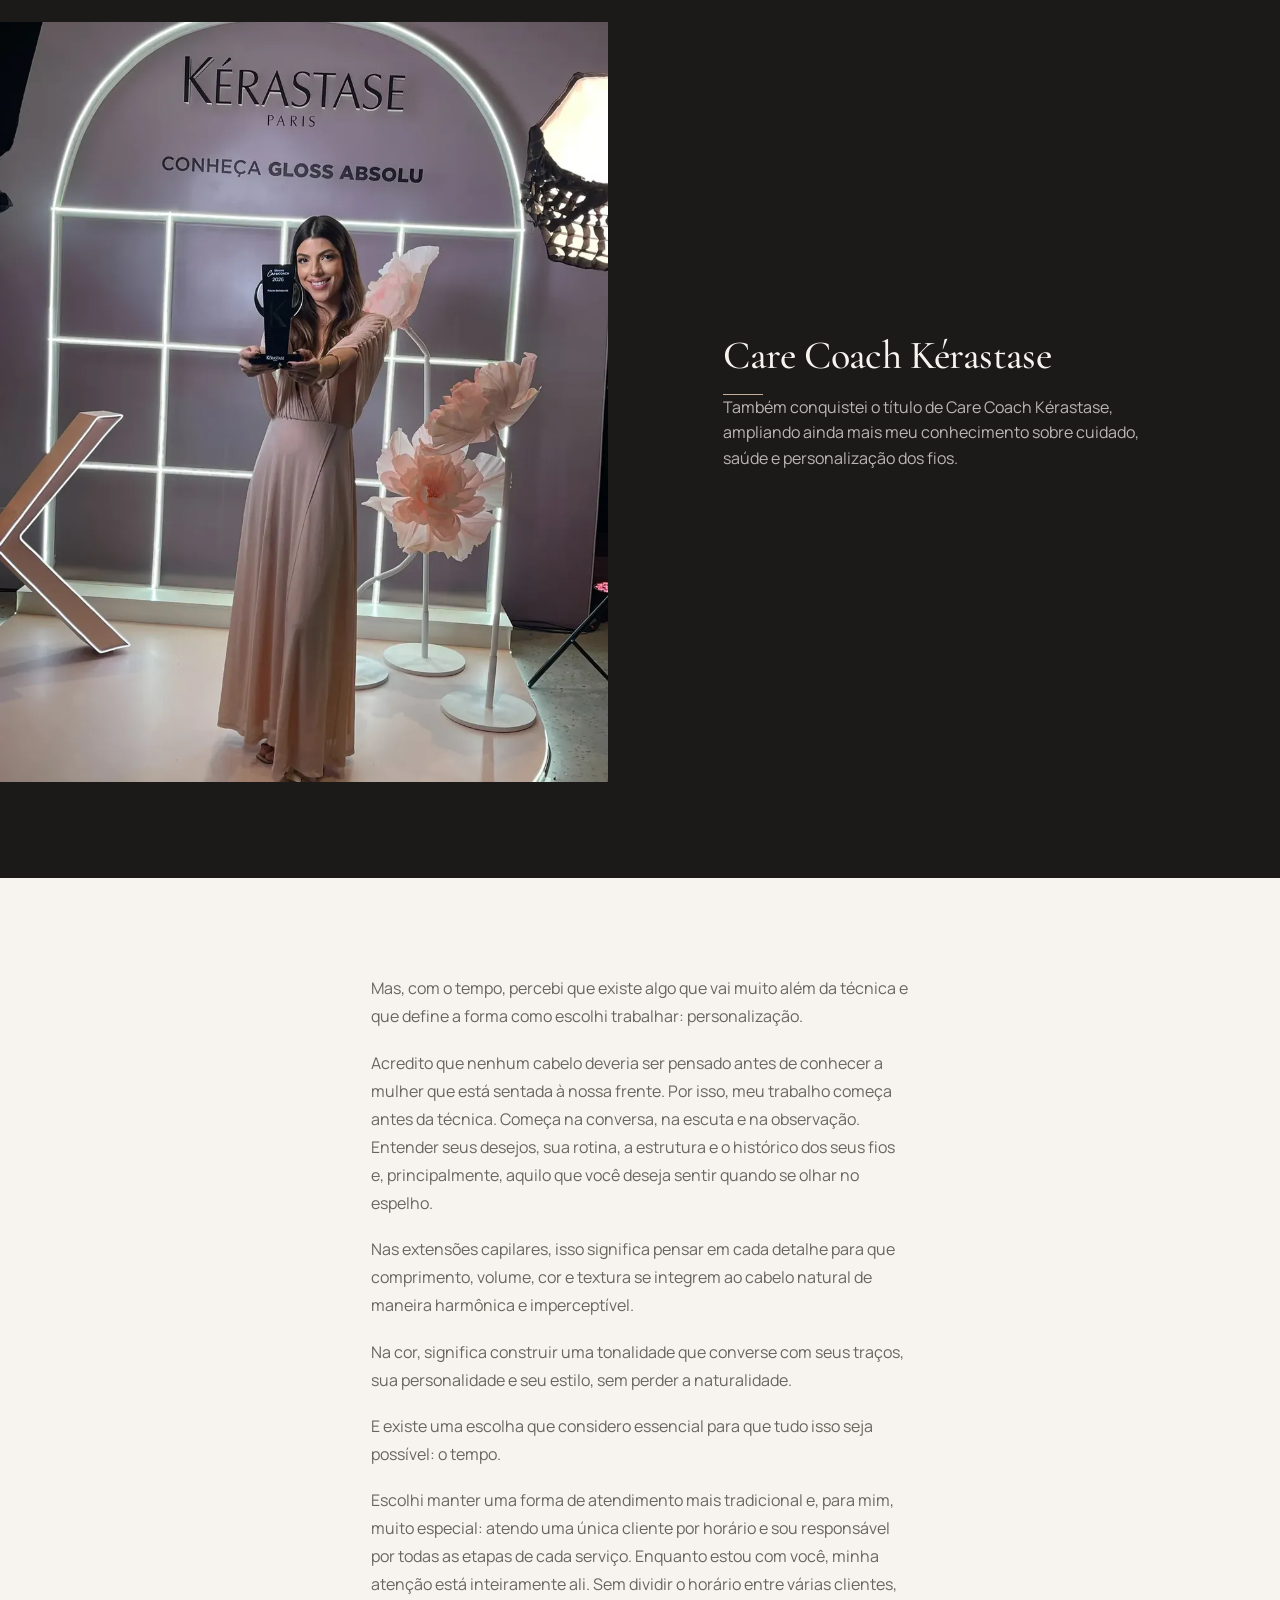
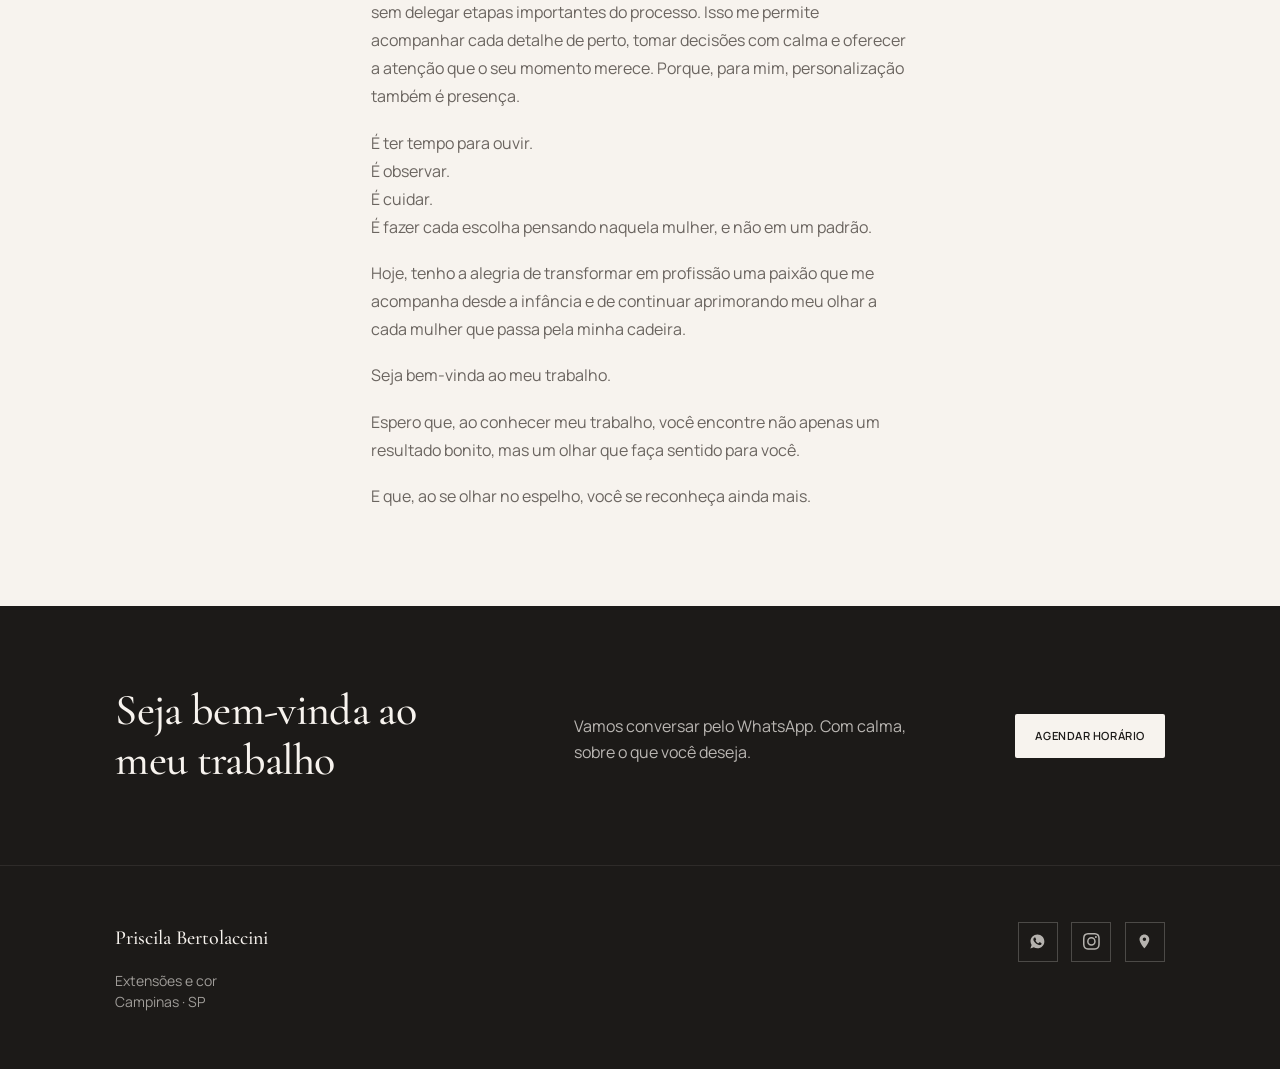
<file: sobre/index.html>
<!DOCTYPE html>
<html lang="pt-BR">
<head>
  <meta charset="UTF-8" />
  <meta name="viewport" content="width=device-width, initial-scale=1.0" />
  <meta name="google-site-verification" content="aFSwoDDn1SDVIHru1ryCBOdbux5xeucaDiKM4DLMMjE" />
  <script async src="https://www.googletagmanager.com/gtag/js?id=G-Q21BVTZ1GJ"></script>
  <script>
    window.dataLayer = window.dataLayer || [];
    function gtag(){dataLayer.push(arguments);}
    gtag('js', new Date());
    gtag('config', 'G-Q21BVTZ1GJ');
  </script>
  <script>
    !function(f,b,e,v,n,t,s){if(f.fbq)return;n=f.fbq=function(){n.callMethod?
    n.callMethod.apply(n,arguments):n.queue.push(arguments)};if(!f._fbq)f._fbq=n;
    n.push=n;n.loaded=!0;n.version='2.0';n.queue=[];t=b.createElement(e);t.async=!0;
    t.src=v;s=b.getElementsByTagName(e)[0];s.parentNode.insertBefore(t,s)}(window,document,'script',
    'https://connect.facebook.net/en_US/fbevents.js');
    fbq('init','1248965447324084');fbq('track','PageView');
  </script>
  <noscript><img height="1" width="1" style="display:none" src="https://www.facebook.com/tr?id=1248965447324084&amp;ev=PageView&amp;noscript=1" alt="" /></noscript>
  <title>Sobre mim | Priscila Bertolaccini</title>
  <meta name="description" content="Conheça Priscila Bertolaccini: cabeleireira especializada em extensões capilares e personalização de cor no Les Amis Nova Campinas. Care Coach Kérastase." />
  <link rel="canonical" href="https://pribertolaccini.com.br/sobre/" />
  <meta name="theme-color" content="#F7F3EE" />
  <link rel="icon" type="image/webp" href="../assets/favicon.webp" />
  <meta property="og:type" content="website" />
  <meta property="og:url" content="https://pribertolaccini.com.br/sobre/" />
  <meta property="og:title" content="Sobre mim | Priscila Bertolaccini" />
  <meta property="og:description" content="Conheça Priscila Bertolaccini: cabeleireira especializada em extensões capilares e personalização de cor no Les Amis Nova Campinas. Care Coach Kérastase." />
  <meta property="og:image" content="https://pribertolaccini.com.br/assets/img/retrato.webp" />
  <meta name="twitter:card" content="summary_large_image" />
  <meta name="twitter:title" content="Sobre mim | Priscila Bertolaccini" />
  <meta name="twitter:image" content="https://pribertolaccini.com.br/assets/img/retrato.webp" />
  <link rel="preconnect" href="https://fonts.googleapis.com" />
  <link rel="preconnect" href="https://fonts.gstatic.com" crossorigin />
  <link href="https://fonts.googleapis.com/css2?family=Cormorant+Garamond:ital,wght@0,400;0,500;0,600;1,400&amp;family=Manrope:wght@400;500;600&amp;display=swap" rel="stylesheet" />
  <link rel="stylesheet" href="../assets/css/site.css?v=1770000800" />
  
</head>
<body>
  <header class="site-header" data-site-header>
    <div class="site-header__inner">
      <a class="site-header__brand" href="../">Priscila Bertolaccini</a>
      <nav class="site-header__nav" aria-label="Principal">
        <a href="../">Home</a>
        <a href="../servicos/">Serviços</a>
        <a href="../trabalhos/">Trabalhos</a>
        <a href="../feedback/">Feedback</a>
        <a href="../sobre/" aria-current="page">Sobre</a>
        <a href="../salao-contato/">Localização</a>
      </nav>
      <div class="site-header__actions">
        <a class="btn btn-primary site-header__cta" href="https://wa.me/5535998171030?text=Ol%C3%A1%20Priscila%2C%20vim%20pelo%20site%20e%20quero%20agendar%20um%20hor%C3%A1rio%20no%20Les%20Amis." data-cta="whatsapp" target="_blank" rel="noopener">Agendar horário</a>
        <button type="button" class="site-header__toggle" data-nav-toggle aria-expanded="false" aria-controls="nav-drawer" aria-label="Abrir menu">
          <span></span><span></span>
        </button>
      </div>
    </div>
  </header>

  <div class="nav-drawer" id="nav-drawer" data-nav-drawer>
    <div class="nav-drawer__backdrop" data-nav-overlay></div>
    <div class="nav-drawer__panel" role="dialog" aria-label="Menu">
      <button type="button" class="nav-drawer__close" data-nav-overlay aria-label="Fechar menu">
        <span aria-hidden="true"></span>
        <span aria-hidden="true"></span>
      </button>
      <nav class="nav-drawer__list" aria-label="Mobile">
      <a href="../" data-nav-overlay>Home</a>
      <a href="../servicos/" data-nav-overlay>Serviços</a>
      <a href="../trabalhos/" data-nav-overlay>Trabalhos</a>
      <a href="../feedback/" data-nav-overlay>Feedback</a>
      <a href="../sobre/" aria-current="page" data-nav-overlay>Sobre</a>
      <a href="../salao-contato/" data-nav-overlay>Localização</a>
      </nav>
      <div class="nav-drawer__cta">
        <a class="btn btn-primary" href="https://wa.me/5535998171030?text=Ol%C3%A1%20Priscila%2C%20vim%20pelo%20site%20e%20quero%20agendar%20um%20hor%C3%A1rio%20no%20Les%20Amis." data-cta="whatsapp" target="_blank" rel="noopener">Agendar horário</a>
      </div>
    </div>
  </div>

  <main>

    <section class="page-hero" aria-label="Sobre mim">
      <div class="hero-media">
        <img src="../assets/img/retrato.webp" alt="Priscila Bertolaccini" fetchpriority="high" />
      </div>
      <div class="hero-overlay" aria-hidden="true"></div>
      <div class="hero-content">
        <h1>Sobre mim<span class="brand-rule" aria-hidden="true"></span></h1>
        <p class="lede">Olá, é um prazer ter você por aqui!</p>
      </div>
    </section>

    <section class="section">
      <div class="container prose reveal">
        <p>Eu sou Priscila Bertolaccini, tenho 31 anos, sou casada e sou cabeleireira especializada em extensões capilares e personalização de cor.</p>
        <p>Sou apaixonada pelo que faço e, olhando para trás, percebo que essa paixão começou muito antes de eu imaginar que um dia faria dela a minha profissão.</p>
        <p>Ainda criança, eu adorava brincar de fazer as unhas das minhas avós, escovar os cabelos das minhas tias e inventar maneiras de transformar o cuidado em brincadeira. A beleza sempre despertou algo em mim.</p>
        <p>Na adolescência, porém, segui por outro caminho. Me formei em Arquitetura e Urbanismo, uma escolha que, embora distante da beleza, acabou contribuindo muito para a profissional que sou hoje.</p>
        <p>Talvez venha daí parte do meu olhar: a atenção às proporções, formas, equilíbrio, composição e aos pequenos detalhes que fazem toda a diferença no resultado final.</p>
        <p>Quando decidi retornar ao universo da beleza, mergulhei de verdade nessa profissão.</p>
        <p>Tive minha formação como cabeleireira pela L'Oréal Professionnel, busquei especializações em escolas renomadas, aprendi técnicas com profissionais reconhecidos mundialmente e tive a oportunidade de trabalhar ao lado de profissionais extremamente talentosos, que contribuíram para a expertise que venho construindo ao longo da minha trajetória.</p>
      </div>
    </section>

    <section class="section section--flush-top section-dark">
      <div class="split reveal">
        <div class="split__media">
          <img src="../assets/img/premio-kerastase.webp" alt="Care Coach Kérastase" loading="lazy" />
        </div>
        <div class="split__content">
          <h2>Care Coach Kérastase</h2>
          <span class="brand-rule" aria-hidden="true"></span>
          <p>Também conquistei o título de Care Coach Kérastase, ampliando ainda mais meu conhecimento sobre cuidado, saúde e personalização dos fios.</p>
        </div>
      </div>
    </section>

    <section class="section">
      <div class="container prose reveal">
        <p>Mas, com o tempo, percebi que existe algo que vai muito além da técnica e que define a forma como escolhi trabalhar: personalização.</p>
        <p>Acredito que nenhum cabelo deveria ser pensado antes de conhecer a mulher que está sentada à nossa frente. Por isso, meu trabalho começa antes da técnica. Começa na conversa, na escuta e na observação. Entender seus desejos, sua rotina, a estrutura e o histórico dos seus fios e, principalmente, aquilo que você deseja sentir quando se olhar no espelho.</p>
        <p>Nas extensões capilares, isso significa pensar em cada detalhe para que comprimento, volume, cor e textura se integrem ao cabelo natural de maneira harmônica e imperceptível.</p>
        <p>Na cor, significa construir uma tonalidade que converse com seus traços, sua personalidade e seu estilo, sem perder a naturalidade.</p>
        <p>E existe uma escolha que considero essencial para que tudo isso seja possível: o tempo.</p>
        <p>Escolhi manter uma forma de atendimento mais tradicional e, para mim, muito especial: atendo uma única cliente por horário e sou responsável por todas as etapas de cada serviço. Enquanto estou com você, minha atenção está inteiramente ali. Sem dividir o horário entre várias clientes, sem delegar etapas importantes do processo. Isso me permite acompanhar cada detalhe de perto, tomar decisões com calma e oferecer a atenção que o seu momento merece. Porque, para mim, personalização também é presença.</p>
        <p>É ter tempo para ouvir.<br />É observar.<br />É cuidar.<br />É fazer cada escolha pensando naquela mulher, e não em um padrão.</p>
        <p>Hoje, tenho a alegria de transformar em profissão uma paixão que me acompanha desde a infância e de continuar aprimorando meu olhar a cada mulher que passa pela minha cadeira.</p>
        <p>Seja bem-vinda ao meu trabalho.</p>
        <p>Espero que, ao conhecer meu trabalho, você encontre não apenas um resultado bonito, mas um olhar que faça sentido para você.</p>
        <p>E que, ao se olhar no espelho, você se reconheça ainda mais.</p>
      </div>
    </section>

    <section class="cta-band">
      <div class="container cta-band__inner reveal">
        <h2>Seja bem-vinda ao meu trabalho</h2>
        <p>Vamos conversar pelo WhatsApp. Com calma, sobre o que você deseja.</p>
        <a class="btn btn-primary" href="https://wa.me/5535998171030?text=Ol%C3%A1%20Priscila%2C%20vim%20pelo%20site%20e%20quero%20agendar%20um%20hor%C3%A1rio%20no%20Les%20Amis." data-cta="whatsapp" target="_blank" rel="noopener">Agendar horário</a>
      </div>
    </section>

  </main>

  <footer class="site-footer">
    <div class="container site-footer__inner">
      <div>
        <p class="site-footer__brand">Priscila Bertolaccini</p>
        <p class="site-footer__meta">Extensões e cor<br />Campinas · SP</p>
      </div>
      <div class="site-footer__links">
        <a class="site-footer__icon" href="https://wa.me/5535998171030?text=Ol%C3%A1%20Priscila%2C%20vim%20pelo%20site%20e%20quero%20agendar%20um%20hor%C3%A1rio%20no%20Les%20Amis." data-cta="whatsapp" target="_blank" rel="noopener" aria-label="WhatsApp">
          <svg viewBox="0 0 24 24" aria-hidden="true" focusable="false"><path fill="currentColor" d="M12.04 2C6.58 2 2.15 6.4 2.15 11.84c0 1.99.58 3.84 1.6 5.42L2 22l4.9-1.58a9.9 9.9 0 0 0 5.14 1.42h.01c5.46 0 9.89-4.4 9.89-9.84C21.94 6.4 17.5 2 12.04 2zm5.78 13.99c-.24.68-1.4 1.25-1.93 1.33-.5.08-1.13.11-1.82-.11-.42-.14-.96-.31-1.66-.61-2.92-1.26-4.82-4.2-4.97-4.39-.14-.2-1.18-1.57-1.18-3 0-1.42.74-2.12 1.01-2.41.26-.29.57-.36.76-.36h.55c.17 0 .41-.07.64.49.24.58.82 2 .89 2.14.07.14.12.31.02.5-.1.2-.14.32-.28.49-.14.17-.3.38-.42.51-.14.14-.29.29-.12.56.17.28.74 1.22 1.59 1.98 1.1.98 2.02 1.28 2.3 1.42.28.14.45.12.61-.07.17-.2.71-.82.9-1.1.19-.28.38-.23.64-.14.26.1 1.66.78 1.95.92.28.14.47.21.54.33.07.12.07.68-.17 1.36z"/></svg>
        </a>
        <a class="site-footer__icon" href="https://www.instagram.com/prisbertolaccini/" target="_blank" rel="noopener" aria-label="Instagram">
          <svg viewBox="0 0 24 24" aria-hidden="true" focusable="false"><path fill="currentColor" d="M12 2.16c3.2 0 3.58.01 4.85.07 3.25.15 4.77 1.69 4.92 4.92.06 1.27.07 1.65.07 4.85s-.01 3.58-.07 4.85c-.15 3.23-1.66 4.77-4.92 4.92-1.27.06-1.65.07-4.85.07s-3.58-.01-4.85-.07c-3.26-.15-4.77-1.7-4.92-4.92-.06-1.27-.07-1.65-.07-4.85s.01-3.58.07-4.85C2.38 3.92 3.9 2.38 7.15 2.23 8.42 2.17 8.8 2.16 12 2.16M12 0C8.74 0 8.33.01 7.05.07 2.7.27.27 2.69.07 7.05.01 8.33 0 8.74 0 12s.01 3.67.07 4.95c.2 4.36 2.62 6.78 6.98 6.98C8.33 23.99 8.74 24 12 24s3.67-.01 4.95-.07c4.35-.2 6.78-2.62 6.98-6.98.06-1.28.07-1.69.07-4.95s-.01-3.67-.07-4.95C23.73 2.7 21.31.27 16.95.07 15.67.01 15.26 0 12 0zm0 5.84A6.16 6.16 0 1 0 18.16 12 6.16 6.16 0 0 0 12 5.84zM12 16a4 4 0 1 1 4-4 4 4 0 0 1-4 4zm6.41-11.85a1.44 1.44 0 1 0 1.44 1.44 1.44 1.44 0 0 0-1.44-1.44z"/></svg>
        </a>
        <a class="site-footer__icon" href="https://www.google.com/maps/search/?api=1&query=Rua+Augusto+C%C3%A9sar+de+Andrade,+364,+Nova+Campinas,+Campinas,+SP" target="_blank" rel="noopener" data-cta="maps" aria-label="Como chegar">
          <svg viewBox="0 0 24 24" aria-hidden="true" focusable="false"><path fill="currentColor" d="M12 2C8.13 2 5 5.13 5 9c0 5.25 7 13 7 13s7-7.75 7-13c0-3.87-3.13-7-7-7zm0 9.5A2.5 2.5 0 1 1 14.5 9 2.5 2.5 0 0 1 12 11.5z"/></svg>
        </a>
      </div>
    </div>
  </footer>

  <div class="sticky-cta" data-sticky-cta>
    <a class="btn btn-primary" href="https://wa.me/5535998171030?text=Ol%C3%A1%20Priscila%2C%20vim%20pelo%20site%20e%20quero%20agendar%20um%20hor%C3%A1rio%20no%20Les%20Amis." data-cta="whatsapp" target="_blank" rel="noopener">Agendar horário</a>
  </div>
  <script src="../assets/js/site.js?v=1770000800" defer></script>
</body>
</html>
</file>
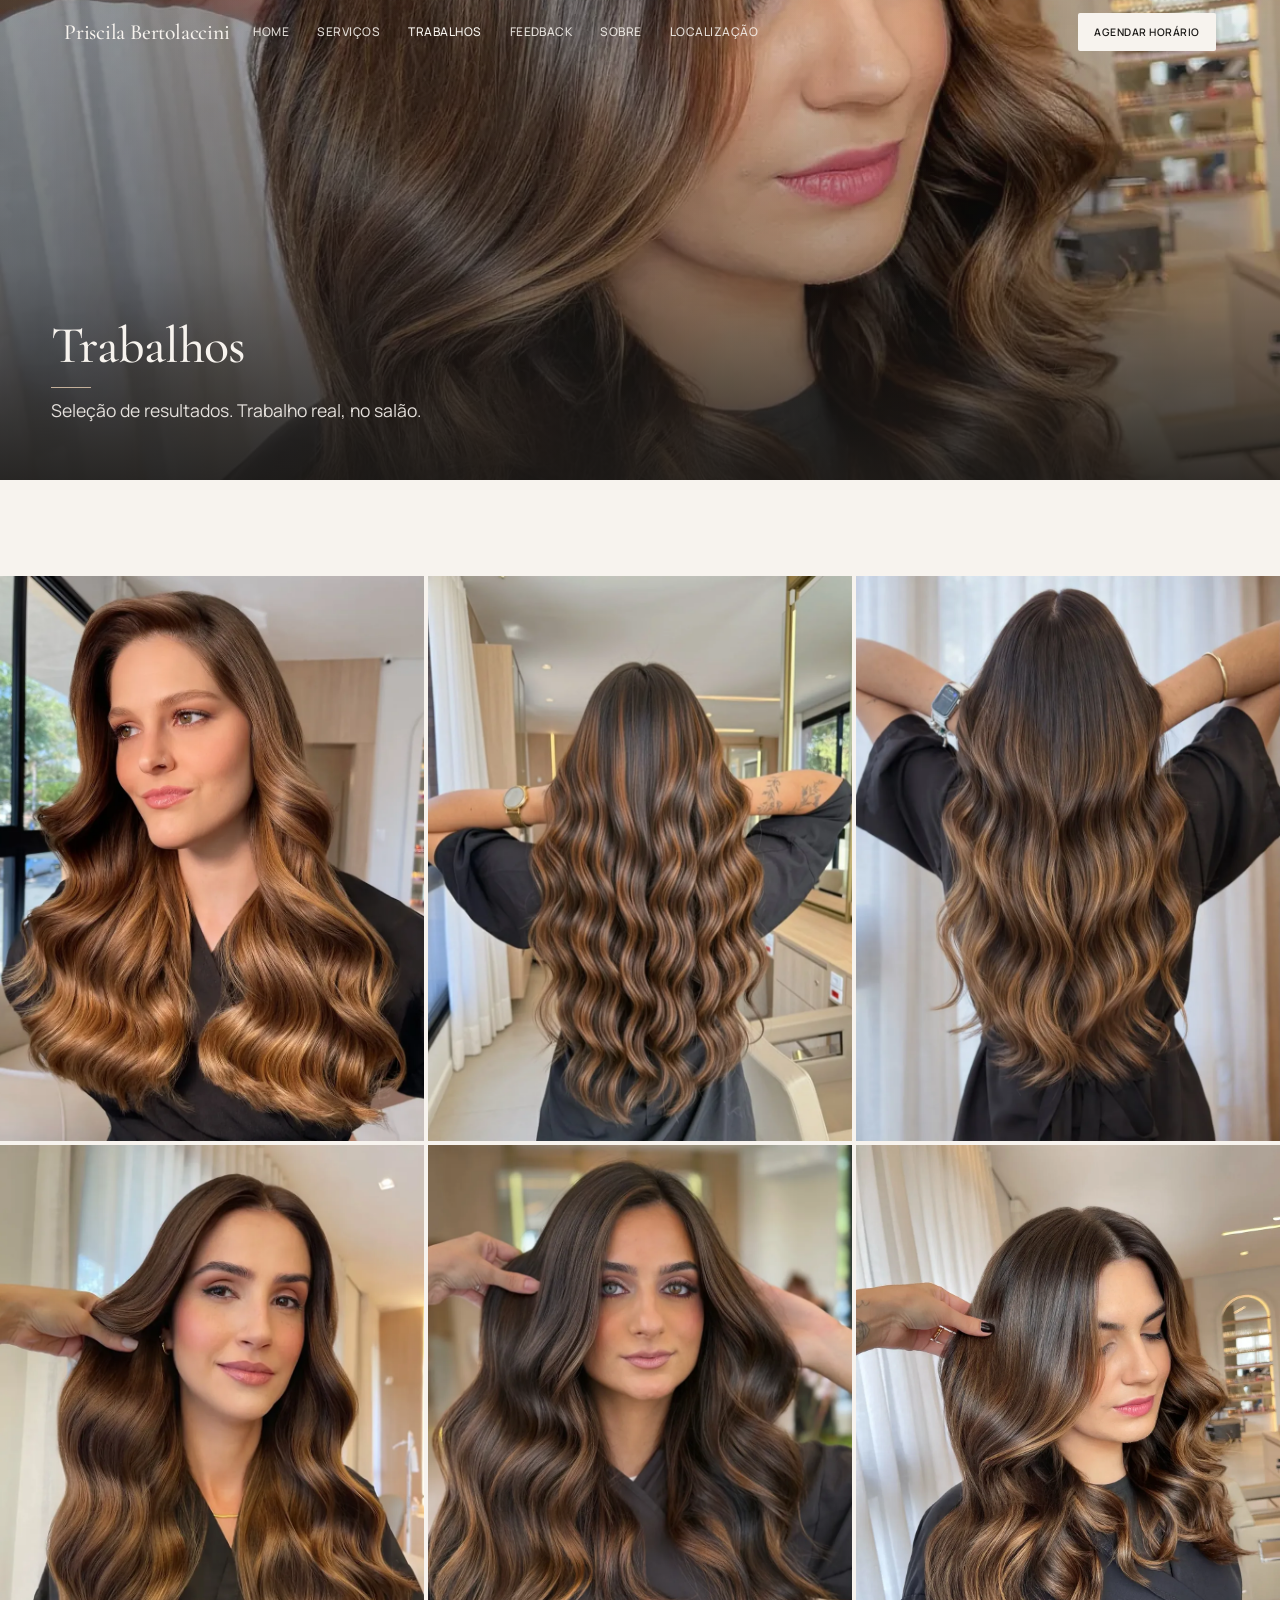
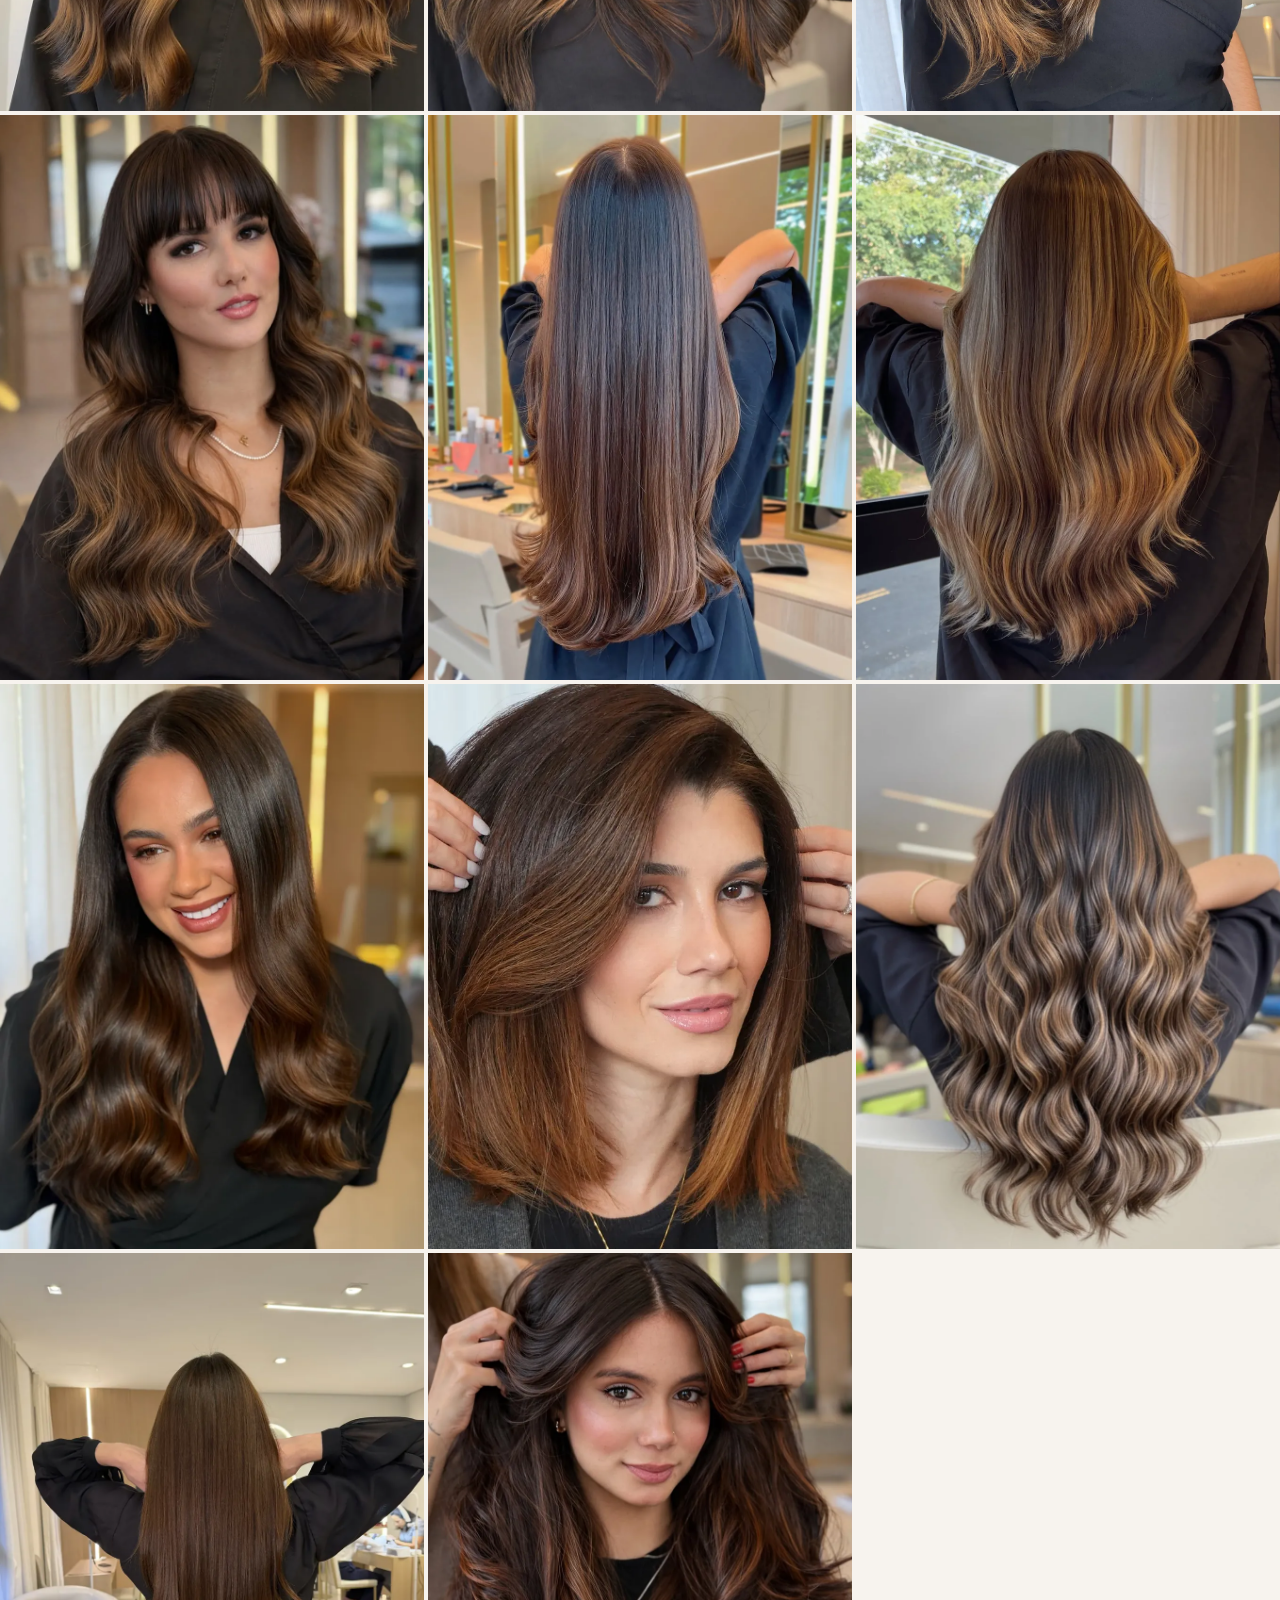
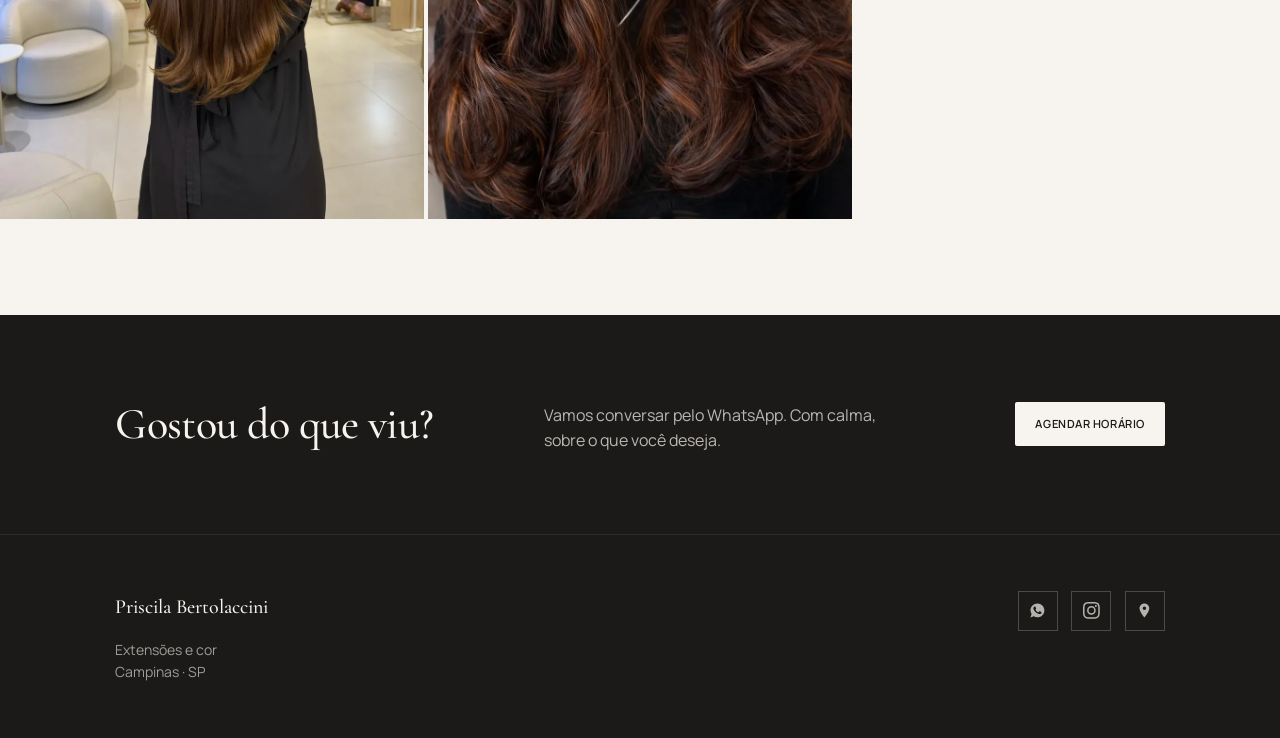
<file: trabalhos/index.html>
<!DOCTYPE html>
<html lang="pt-BR">
<head>
  <meta charset="UTF-8" />
  <meta name="viewport" content="width=device-width, initial-scale=1.0" />
  <meta name="google-site-verification" content="aFSwoDDn1SDVIHru1ryCBOdbux5xeucaDiKM4DLMMjE" />
  <script async src="https://www.googletagmanager.com/gtag/js?id=G-Q21BVTZ1GJ"></script>
  <script>
    window.dataLayer = window.dataLayer || [];
    function gtag(){dataLayer.push(arguments);}
    gtag('js', new Date());
    gtag('config', 'G-Q21BVTZ1GJ');
  </script>
  <script>
    !function(f,b,e,v,n,t,s){if(f.fbq)return;n=f.fbq=function(){n.callMethod?
    n.callMethod.apply(n,arguments):n.queue.push(arguments)};if(!f._fbq)f._fbq=n;
    n.push=n;n.loaded=!0;n.version='2.0';n.queue=[];t=b.createElement(e);t.async=!0;
    t.src=v;s=b.getElementsByTagName(e)[0];s.parentNode.insertBefore(t,s)}(window,document,'script',
    'https://connect.facebook.net/en_US/fbevents.js');
    fbq('init','1248965447324084');fbq('track','PageView');
  </script>
  <noscript><img height="1" width="1" style="display:none" src="https://www.facebook.com/tr?id=1248965447324084&amp;ev=PageView&amp;noscript=1" alt="" /></noscript>
  <title>Trabalhos | Priscila Bertolaccini</title>
  <meta name="description" content="Portfolio visual de Priscila Bertolaccini no Les Amis Campinas. Resultados reais de atendimento." />
  <link rel="canonical" href="https://pribertolaccini.com.br/trabalhos/" />
  <meta name="theme-color" content="#F7F3EE" />
  <link rel="icon" type="image/webp" href="../assets/favicon.webp" />
  <meta property="og:type" content="website" />
  <meta property="og:url" content="https://pribertolaccini.com.br/trabalhos/" />
  <meta property="og:title" content="Trabalhos | Priscila Bertolaccini" />
  <meta property="og:description" content="Portfolio visual de Priscila Bertolaccini no Les Amis Campinas. Resultados reais de atendimento." />
  <meta property="og:image" content="https://pribertolaccini.com.br/assets/img/mechas-04.webp" />
  <meta name="twitter:card" content="summary_large_image" />
  <meta name="twitter:title" content="Trabalhos | Priscila Bertolaccini" />
  <meta name="twitter:image" content="https://pribertolaccini.com.br/assets/img/mechas-04.webp" />
  <link rel="preconnect" href="https://fonts.googleapis.com" />
  <link rel="preconnect" href="https://fonts.gstatic.com" crossorigin />
  <link href="https://fonts.googleapis.com/css2?family=Cormorant+Garamond:ital,wght@0,400;0,500;0,600;1,400&amp;family=Manrope:wght@400;500;600&amp;display=swap" rel="stylesheet" />
  <link rel="stylesheet" href="../assets/css/site.css?v=1770000200" />
  
</head>
<body>
  <header class="site-header" data-site-header>
    <div class="site-header__inner">
      <a class="site-header__brand" href="../">Priscila Bertolaccini</a>
      <nav class="site-header__nav" aria-label="Principal">
        <a href="../">Home</a>
        <a href="../servicos/">Serviços</a>
        <a href="../trabalhos/" aria-current="page">Trabalhos</a>
        <a href="../feedback/">Feedback</a>
        <a href="../sobre/">Sobre</a>
        <a href="../salao-contato/">Localização</a>
      </nav>
      <div class="site-header__actions">
        <a class="btn btn-primary site-header__cta" href="https://wa.me/5535998171030?text=Ol%C3%A1%20Priscila%2C%20vim%20pelo%20site%20e%20quero%20agendar%20um%20hor%C3%A1rio%20no%20Les%20Amis." data-cta="whatsapp" target="_blank" rel="noopener">Agendar horário</a>
        <button type="button" class="site-header__toggle" data-nav-toggle aria-expanded="false" aria-controls="nav-drawer" aria-label="Abrir menu">
          <span></span><span></span>
        </button>
      </div>
    </div>
  </header>

  <div class="nav-drawer" id="nav-drawer" data-nav-drawer>
    <div class="nav-drawer__backdrop" data-nav-overlay></div>
    <div class="nav-drawer__panel" role="dialog" aria-label="Menu">
      <button type="button" class="nav-drawer__close" data-nav-overlay aria-label="Fechar menu">
        <span aria-hidden="true"></span>
        <span aria-hidden="true"></span>
      </button>
      <nav class="nav-drawer__list" aria-label="Mobile">
      <a href="../" data-nav-overlay>Home</a>
      <a href="../servicos/" data-nav-overlay>Serviços</a>
      <a href="../trabalhos/" aria-current="page" data-nav-overlay>Trabalhos</a>
      <a href="../feedback/" data-nav-overlay>Feedback</a>
      <a href="../sobre/" data-nav-overlay>Sobre</a>
      <a href="../salao-contato/" data-nav-overlay>Localização</a>
      </nav>
      <div class="nav-drawer__cta">
        <a class="btn btn-primary" href="https://wa.me/5535998171030?text=Ol%C3%A1%20Priscila%2C%20vim%20pelo%20site%20e%20quero%20agendar%20um%20hor%C3%A1rio%20no%20Les%20Amis." data-cta="whatsapp" target="_blank" rel="noopener">Agendar horário</a>
      </div>
    </div>
  </div>

  <main>

    <section class="page-hero page-hero--compact" aria-label="Trabalhos">
      <div class="hero-media">
        <img src="../assets/img/mechas-04.webp" alt="Resultado em destaque" fetchpriority="high" />
      </div>
      <div class="hero-overlay" aria-hidden="true"></div>
      <div class="hero-content">
        <h1>Trabalhos<span class="brand-rule" aria-hidden="true"></span></h1>
        <p class="lede">Seleção de resultados. Trabalho real, no salão.</p>
      </div>
    </section>
    <section class="section section--flush">
      <div class="gallery gallery--feed">
<div class="gallery__item reveal"><img src="../assets/img/mechas-02.webp" alt="Resultado de mechas" loading="lazy" /></div>
<div class="gallery__item reveal"><img src="../assets/img/resultado-mechas-longas-salao.webp" alt="Mechas longas no salão" loading="lazy" /></div>
<div class="gallery__item reveal"><img src="../assets/img/resultado-balayage-caramelo-costas.webp" alt="Balayage caramelo de costas" loading="lazy" /></div>
<div class="gallery__item reveal"><img src="../assets/img/mechas-06.webp" alt="Detalhe do acabamento" loading="lazy" /></div>
<div class="gallery__item reveal"><img src="../assets/img/resultado-ondas-volumosas-castanho.webp" alt="Ondas volumosas castanho iluminado" loading="lazy" /></div>
<div class="gallery__item reveal"><img src="../assets/img/mechas-04.webp" alt="Resultado em destaque" loading="lazy" /></div>
<div class="gallery__item reveal"><img src="../assets/img/resultado-franja-ondas-castanho.webp" alt="Franja e ondas castanho iluminado" loading="lazy" /></div>
<div class="gallery__item reveal"><img src="../assets/img/resultado-cabelo-longo-iluminado.webp" alt="Cabelo longo iluminado" loading="lazy" /></div>
<div class="gallery__item reveal"><img src="../assets/img/resultado-ondas-mel-costas.webp" alt="Ondas mel vistas de costas" loading="lazy" /></div>
<div class="gallery__item reveal"><img src="../assets/img/mechas-01.webp" alt="Resultado no salão" loading="lazy" /></div>
<div class="gallery__item reveal"><img src="../assets/img/resultado-corte-lob-castanho.webp" alt="Corte lob castanho iluminado" loading="lazy" /></div>
<div class="gallery__item reveal"><img src="../assets/img/resultado-morena-iluminada-ondas.webp" alt="Morena iluminada com ondas" loading="lazy" /></div>
<div class="gallery__item reveal"><img src="../assets/img/feed-0764.webp" alt="Resultado editorial" loading="lazy" /></div>
<div class="gallery__item reveal"><img src="../assets/img/resultado-volume-castanho-ondas.webp" alt="Volume e ondas castanho" loading="lazy" /></div>
      </div>
    </section>
    <section class="cta-band">
      <div class="container cta-band__inner reveal">
        <h2>Gostou do que viu?</h2>
        <p>Vamos conversar pelo WhatsApp. Com calma, sobre o que você deseja.</p>
        <a class="btn btn-primary" href="https://wa.me/5535998171030?text=Ol%C3%A1%20Priscila%2C%20vim%20pelo%20site%20e%20quero%20agendar%20um%20hor%C3%A1rio%20no%20Les%20Amis." data-cta="whatsapp" target="_blank" rel="noopener">Agendar horário</a>
      </div>
    </section>

  </main>

  <footer class="site-footer">
    <div class="container site-footer__inner">
      <div>
        <p class="site-footer__brand">Priscila Bertolaccini</p>
        <p class="site-footer__meta">Extensões e cor<br />Campinas · SP</p>
      </div>
      <div class="site-footer__links">
        <a class="site-footer__icon" href="https://wa.me/5535998171030?text=Ol%C3%A1%20Priscila%2C%20vim%20pelo%20site%20e%20quero%20agendar%20um%20hor%C3%A1rio%20no%20Les%20Amis." data-cta="whatsapp" target="_blank" rel="noopener" aria-label="WhatsApp">
          <svg viewBox="0 0 24 24" aria-hidden="true" focusable="false"><path fill="currentColor" d="M12.04 2C6.58 2 2.15 6.4 2.15 11.84c0 1.99.58 3.84 1.6 5.42L2 22l4.9-1.58a9.9 9.9 0 0 0 5.14 1.42h.01c5.46 0 9.89-4.4 9.89-9.84C21.94 6.4 17.5 2 12.04 2zm5.78 13.99c-.24.68-1.4 1.25-1.93 1.33-.5.08-1.13.11-1.82-.11-.42-.14-.96-.31-1.66-.61-2.92-1.26-4.82-4.2-4.97-4.39-.14-.2-1.18-1.57-1.18-3 0-1.42.74-2.12 1.01-2.41.26-.29.57-.36.76-.36h.55c.17 0 .41-.07.64.49.24.58.82 2 .89 2.14.07.14.12.31.02.5-.1.2-.14.32-.28.49-.14.17-.3.38-.42.51-.14.14-.29.29-.12.56.17.28.74 1.22 1.59 1.98 1.1.98 2.02 1.28 2.3 1.42.28.14.45.12.61-.07.17-.2.71-.82.9-1.1.19-.28.38-.23.64-.14.26.1 1.66.78 1.95.92.28.14.47.21.54.33.07.12.07.68-.17 1.36z"/></svg>
        </a>
        <a class="site-footer__icon" href="https://www.instagram.com/prisbertolaccini/" target="_blank" rel="noopener" aria-label="Instagram">
          <svg viewBox="0 0 24 24" aria-hidden="true" focusable="false"><path fill="currentColor" d="M12 2.16c3.2 0 3.58.01 4.85.07 3.25.15 4.77 1.69 4.92 4.92.06 1.27.07 1.65.07 4.85s-.01 3.58-.07 4.85c-.15 3.23-1.66 4.77-4.92 4.92-1.27.06-1.65.07-4.85.07s-3.58-.01-4.85-.07c-3.26-.15-4.77-1.7-4.92-4.92-.06-1.27-.07-1.65-.07-4.85s.01-3.58.07-4.85C2.38 3.92 3.9 2.38 7.15 2.23 8.42 2.17 8.8 2.16 12 2.16M12 0C8.74 0 8.33.01 7.05.07 2.7.27.27 2.69.07 7.05.01 8.33 0 8.74 0 12s.01 3.67.07 4.95c.2 4.36 2.62 6.78 6.98 6.98C8.33 23.99 8.74 24 12 24s3.67-.01 4.95-.07c4.35-.2 6.78-2.62 6.98-6.98.06-1.28.07-1.69.07-4.95s-.01-3.67-.07-4.95C23.73 2.7 21.31.27 16.95.07 15.67.01 15.26 0 12 0zm0 5.84A6.16 6.16 0 1 0 18.16 12 6.16 6.16 0 0 0 12 5.84zM12 16a4 4 0 1 1 4-4 4 4 0 0 1-4 4zm6.41-11.85a1.44 1.44 0 1 0 1.44 1.44 1.44 1.44 0 0 0-1.44-1.44z"/></svg>
        </a>
        <a class="site-footer__icon" href="https://www.google.com/maps/search/?api=1&query=Rua+Augusto+C%C3%A9sar+de+Andrade,+364,+Nova+Campinas,+Campinas,+SP" target="_blank" rel="noopener" data-cta="maps" aria-label="Como chegar">
          <svg viewBox="0 0 24 24" aria-hidden="true" focusable="false"><path fill="currentColor" d="M12 2C8.13 2 5 5.13 5 9c0 5.25 7 13 7 13s7-7.75 7-13c0-3.87-3.13-7-7-7zm0 9.5A2.5 2.5 0 1 1 14.5 9 2.5 2.5 0 0 1 12 11.5z"/></svg>
        </a>
      </div>
    </div>
  </footer>

  <div class="sticky-cta" data-sticky-cta>
    <a class="btn btn-primary" href="https://wa.me/5535998171030?text=Ol%C3%A1%20Priscila%2C%20vim%20pelo%20site%20e%20quero%20agendar%20um%20hor%C3%A1rio%20no%20Les%20Amis." data-cta="whatsapp" target="_blank" rel="noopener">Agendar horário</a>
  </div>
  <script src="../assets/js/site.js?v=1770000200" defer></script>
</body>
</html>
</file>
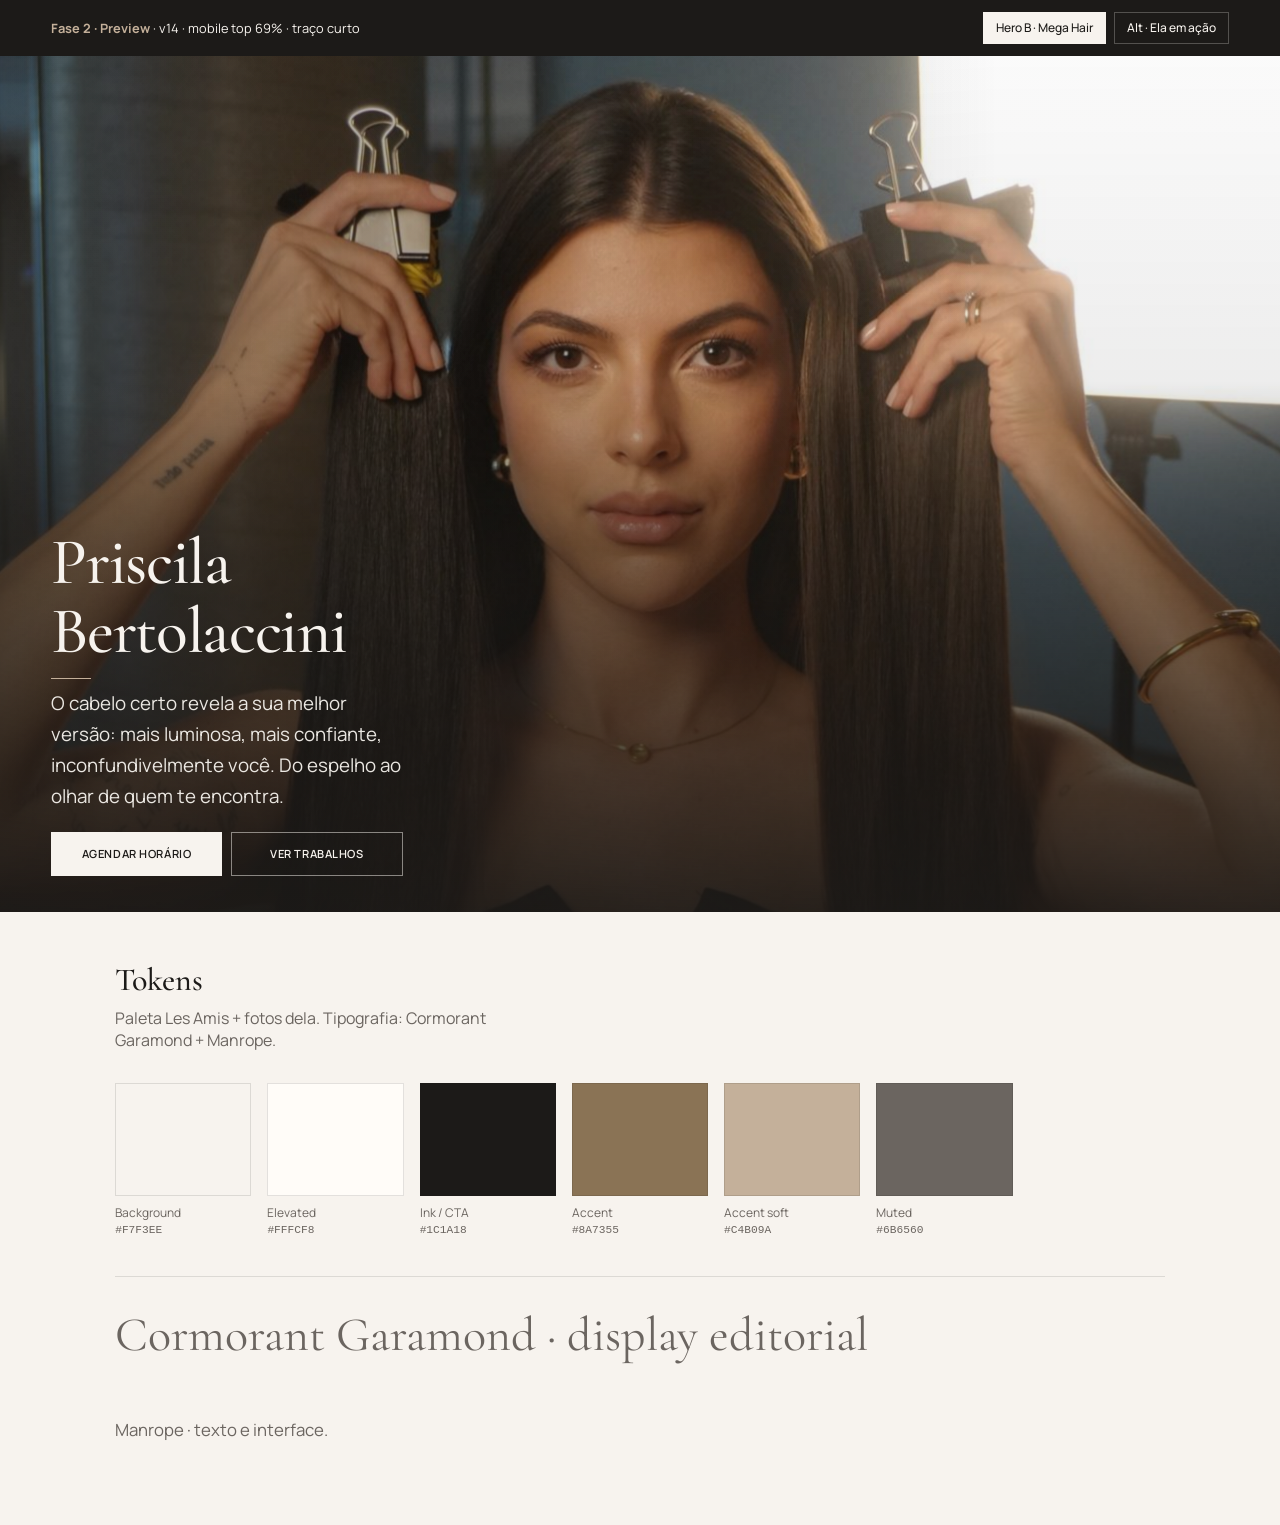
<file: docs/fase-2/preview-hero.html>
<!DOCTYPE html>
<html lang="pt-BR">
<head>
  <meta charset="UTF-8" />
  <meta name="viewport" content="width=device-width, initial-scale=1.0" />
  <title>Fase 2 · Preview Hero · Priscila Bertolaccini</title>
  <link rel="preconnect" href="https://fonts.googleapis.com" />
  <link rel="preconnect" href="https://fonts.gstatic.com" crossorigin />
  <link href="https://fonts.googleapis.com/css2?family=Cormorant+Garamond:ital,wght@0,400;0,600;1,400&family=Manrope:wght@400;500;600&display=swap" rel="stylesheet" />
  <style>
    :root {
      --color-bg: #F7F3EE;
      --color-bg-dark: #1C1A18;
      --color-text: #1C1A18;
      --color-text-muted: #6B6560;
      --color-text-on-dark: #F7F3EE;
      --color-accent-soft: #C4B09A;
      --color-line: rgba(28, 26, 24, 0.12);
      --font-display: "Cormorant Garamond", Georgia, serif;
      --font-body: "Manrope", system-ui, sans-serif;
      --text-hero: clamp(2.5rem, 7vw, 4.1rem);
      --page-pad: clamp(1.25rem, 4vw, 3.5rem);
      --ease-out: cubic-bezier(0.22, 1, 0.36, 1);
    }

    * { box-sizing: border-box; margin: 0; padding: 0; }
    body {
      font-family: var(--font-body);
      background: var(--color-bg);
      color: var(--color-text);
      -webkit-font-smoothing: antialiased;
    }

    .note {
      padding: 0.75rem var(--page-pad);
      background: var(--color-bg-dark);
      color: var(--color-text-on-dark);
      font-size: 0.8rem;
      display: flex;
      flex-wrap: wrap;
      gap: 0.75rem 1.5rem;
      align-items: center;
      justify-content: space-between;
    }
    .note strong { color: var(--color-accent-soft); }
    .note-actions { display: flex; gap: 0.5rem; flex-wrap: wrap; }
    .note button {
      font: inherit;
      font-size: 0.75rem;
      font-weight: 500;
      border: 1px solid rgba(247, 243, 238, 0.25);
      background: transparent;
      color: var(--color-text-on-dark);
      padding: 0.4rem 0.75rem;
      cursor: pointer;
    }
    .note button[aria-pressed="true"] {
      background: var(--color-text-on-dark);
      color: var(--color-bg-dark);
      border-color: transparent;
    }

    .hero {
      position: relative;
      min-height: calc(100dvh - 2.75rem);
      display: grid;
      align-items: end;
      overflow: hidden;
      color: var(--color-text-on-dark);
      text-align: left;
    }

    .hero-media {
      position: absolute;
      inset: 0;
      z-index: 0;
    }
    .hero-media img {
      width: 100%;
      height: 100%;
      object-fit: cover;
      /* Peito mais alto na tela → nome na base fica abaixo */
      object-position: center 22%;
      animation: ken 14s var(--ease-out) forwards;
    }
    .hero[data-variant="acao"] .hero-media img {
      object-position: center 28%;
    }

    .hero-overlay {
      position: absolute;
      inset: 0;
      z-index: 1;
      background:
        linear-gradient(
          180deg,
          rgba(28, 26, 24, 0.02) 0%,
          rgba(28, 26, 24, 0.08) 38%,
          rgba(28, 26, 24, 0.45) 58%,
          rgba(28, 26, 24, 0.92) 100%
        ),
        linear-gradient(
          90deg,
          rgba(28, 26, 24, 0.5) 0%,
          rgba(28, 26, 24, 0.18) 48%,
          transparent 78%
        );
    }

    .hero-content {
      position: relative;
      z-index: 2;
      width: min(100%, 36rem);
      padding: var(--page-pad);
      padding-bottom: clamp(1.25rem, 4vh, 2.5rem);
      display: flex;
      flex-direction: column;
      align-items: flex-start;
      animation: rise 0.9s var(--ease-out) both;
    }

    h1.brand {
      font-family: var(--font-display);
      font-size: var(--text-hero);
      font-weight: 500;
      line-height: 1.05;
      letter-spacing: -0.02em;
      margin-bottom: 0.55rem;
    }
    h1.brand span {
      display: block;
      width: 2.5rem;
      height: 1px;
      background: var(--color-accent-soft);
      margin-top: 0.75rem;
    }

    .lede {
      font-size: clamp(1.02rem, 3.1vw, 1.175rem);
      line-height: 1.65;
      color: rgba(247, 243, 238, 0.94);
      max-width: 32ch;
      margin: 0 0 1.25rem;
      font-weight: 400;
    }

    .ctas {
      display: flex;
      flex-wrap: nowrap;
      gap: 0.55rem;
      width: 100%;
      max-width: 22rem;
    }
    .btn {
      display: inline-flex;
      align-items: center;
      justify-content: center;
      flex: 1 1 0;
      min-height: 2.75rem;
      padding: 0.7rem 0.75rem;
      font-family: var(--font-body);
      font-size: 0.7rem;
      font-weight: 600;
      letter-spacing: 0.05em;
      text-transform: uppercase;
      text-decoration: none;
      border: none;
      cursor: pointer;
      transition: background 0.25s var(--ease-out), border-color 0.25s var(--ease-out);
      white-space: nowrap;
    }
    .btn-primary {
      background: var(--color-text-on-dark);
      color: var(--color-bg-dark);
    }
    .btn-primary:hover { background: var(--color-accent-soft); }
    .btn-ghost {
      background: transparent;
      color: var(--color-text-on-dark);
      border: 1px solid rgba(247, 243, 238, 0.5);
    }
    .btn-ghost:hover { border-color: #fff; }

    /* Celular: ponto médio (abaixo do peito, acima da cintura) */
    @media (max-width: 700px) {
      .hero {
        align-items: stretch;
      }
      .hero-media img { object-position: center 12%; }
      .hero[data-variant="acao"] .hero-media img { object-position: center 18%; }
      .hero-content {
        position: absolute;
        left: 0;
        right: 0;
        top: 69%;
        bottom: 0;
        width: 100%;
        max-width: none;
        padding: 0 1.1rem 1.15rem;
        justify-content: flex-start;
      }
      h1.brand {
        font-size: clamp(1.95rem, 8vw, 2.4rem);
        margin-bottom: 0.45rem;
      }
      h1.brand span {
        width: 2rem;
        margin-top: 0.55rem;
      }
      .lede {
        font-size: 0.92rem;
        line-height: 1.5;
        max-width: 36ch;
        margin-bottom: 0.9rem;
      }
      .ctas { max-width: none; gap: 0.45rem; }
      .btn {
        min-height: 2.55rem;
        padding: 0.55rem 0.4rem;
        font-size: 0.62rem;
        letter-spacing: 0.03em;
      }
    }

    .tokens {
      padding: var(--page-pad);
      padding-block: 3rem;
      max-width: 72rem;
      margin: 0 auto;
    }
    .tokens h2 {
      font-family: var(--font-display);
      font-size: 2rem;
      font-weight: 500;
      margin-bottom: 0.5rem;
    }
    .tokens p {
      color: var(--color-text-muted);
      margin-bottom: 2rem;
      max-width: 42ch;
    }
    .swatches {
      display: grid;
      grid-template-columns: repeat(auto-fill, minmax(8.5rem, 1fr));
      gap: 1rem;
    }
    .swatch figure {
      aspect-ratio: 1.2;
      border: 1px solid var(--color-line);
    }
    .swatch figcaption {
      margin-top: 0.5rem;
      font-size: 0.75rem;
      color: var(--color-text-muted);
    }
    .swatch code {
      display: block;
      font-size: 0.7rem;
      margin-top: 0.15rem;
    }
    .type-demo {
      margin-top: 2.5rem;
      padding-top: 2rem;
      border-top: 1px solid var(--color-line);
      display: grid;
      gap: 1.5rem;
    }
    .type-demo .display {
      font-family: var(--font-display);
      font-size: clamp(2rem, 4vw, 3rem);
      line-height: 1.1;
    }
    .type-demo .body {
      font-size: 1.05rem;
      line-height: 1.6;
      color: var(--color-text-muted);
      max-width: 50ch;
    }

    @keyframes rise {
      from { opacity: 0; transform: translateY(18px); }
      to { opacity: 1; transform: translateY(0); }
    }
    @keyframes ken {
      from { transform: scale(1); }
      to { transform: scale(1.04); }
    }
  </style>
</head>
<body>
  <div class="note">
    <div><strong>Fase 2 · Preview</strong> · v14 · mobile top 69% · traço curto</div>
    <div class="note-actions">
      <button type="button" id="btn-b" aria-pressed="true">Hero B · Mega Hair</button>
      <button type="button" id="btn-a" aria-pressed="false">Alt · Ela em ação</button>
    </div>
  </div>

  <section class="hero" data-variant="mega" aria-label="Preview da primeira dobra">
    <div class="hero-media">
      <img id="hero-img" src="assets/mega.jpg" alt="Priscila Bertolaccini com mega hair" />
    </div>
    <div class="hero-overlay" aria-hidden="true"></div>
    <div class="hero-content">
      <h1 class="brand">Priscila Bertolaccini<span aria-hidden="true"></span></h1>
      <p class="lede">O cabelo certo revela a sua melhor versão: mais luminosa, mais confiante, inconfundivelmente você. Do espelho ao olhar de quem te encontra.</p>
      <div class="ctas">
        <a class="btn btn-primary" href="#">Agendar horário</a>
        <a class="btn btn-ghost" href="#">Ver trabalhos</a>
      </div>
    </div>
  </section>

  <section class="tokens">
    <h2>Tokens</h2>
    <p>Paleta Les Amis + fotos dela. Tipografia: Cormorant Garamond + Manrope.</p>
    <div class="swatches">
      <div class="swatch"><figure style="background:#F7F3EE"></figure><figcaption>Background<code>#F7F3EE</code></figcaption></div>
      <div class="swatch"><figure style="background:#FFFCF8"></figure><figcaption>Elevated<code>#FFFCF8</code></figcaption></div>
      <div class="swatch"><figure style="background:#1C1A18"></figure><figcaption>Ink / CTA<code>#1C1A18</code></figcaption></div>
      <div class="swatch"><figure style="background:#8A7355"></figure><figcaption>Accent<code>#8A7355</code></figcaption></div>
      <div class="swatch"><figure style="background:#C4B09A"></figure><figcaption>Accent soft<code>#C4B09A</code></figcaption></div>
      <div class="swatch"><figure style="background:#6B6560"></figure><figcaption>Muted<code>#6B6560</code></figcaption></div>
    </div>
    <div class="type-demo">
      <p class="display">Cormorant Garamond · display editorial</p>
      <p class="body">Manrope · texto e interface.</p>
    </div>
  </section>

  <script>
    const hero = document.querySelector('.hero');
    const img = document.getElementById('hero-img');
    const btnA = document.getElementById('btn-a');
    const btnB = document.getElementById('btn-b');

    function setVariant(which) {
      const isB = which === 'b';
      hero.dataset.variant = isB ? 'mega' : 'acao';
      img.src = isB ? 'assets/mega.jpg' : 'assets/hero.jpg';
      img.alt = isB
        ? 'Priscila Bertolaccini com mega hair'
        : 'Priscila Bertolaccini em atendimento no salão';
      btnB.setAttribute('aria-pressed', String(isB));
      btnA.setAttribute('aria-pressed', String(!isB));
      img.style.animation = 'none';
      void img.offsetWidth;
      img.style.animation = '';
    }

    btnB.addEventListener('click', () => setVariant('b'));
    btnA.addEventListener('click', () => setVariant('a'));
  </script>
</body>
</html>
</file>
<file: assets/css/site.css>
/* ==========================================================================
   Priscila Bertolaccini · Quiet luxury salon
   ========================================================================== */

:root {
  --color-bg: #F7F3EE;
  --color-bg-elevated: #FFFCF8;
  --color-bg-dark: #1C1A18;
  --color-text: #1C1A18;
  --color-text-muted: #6B6560;
  --color-text-on-dark: #F7F3EE;
  --color-accent: #8A7355;
  --color-accent-soft: #C4B09A;
  --color-line: rgba(28, 26, 24, 0.12);
  --color-cta: #1C1A18;
  --color-cta-text: #F7F3EE;
  --font-display: "Cormorant Garamond", Georgia, serif;
  --font-body: "Manrope", system-ui, sans-serif;
  --text-hero: clamp(2.5rem, 7vw, 4.1rem);
  --text-h2: clamp(1.75rem, 3.5vw, 2.5rem);
  --text-body: clamp(1rem, 1.2vw, 1.125rem);
  --text-small: 0.875rem;
  --page-pad: clamp(1.25rem, 4vw, 3.5rem);
  --max-width: 72rem;
  --ease-out: cubic-bezier(0.22, 1, 0.36, 1);
  --dur-1: 400ms;
  --dur-2: 800ms;
  --header-h: 4rem;
  --radius-sm: 2px;
}

*,
*::before,
*::after {
  box-sizing: border-box;
  margin: 0;
  padding: 0;
}

html {
  scroll-behavior: smooth;
  -webkit-text-size-adjust: 100%;
}

body {
  font-family: var(--font-body);
  font-size: var(--text-body);
  font-weight: 400;
  line-height: 1.6;
  color: var(--color-text);
  background: var(--color-bg);
  -webkit-font-smoothing: antialiased;
  -moz-osx-font-smoothing: grayscale;
}

img,
video {
  display: block;
  max-width: 100%;
  height: auto;
}

a {
  color: inherit;
  text-decoration: none;
}

button {
  font: inherit;
  color: inherit;
  background: none;
  border: none;
  cursor: pointer;
}

ul,
ol {
  list-style: none;
}

h1,
h2,
h3,
h4 {
  font-family: var(--font-display);
  font-weight: 500;
  line-height: 1.12;
  letter-spacing: -0.015em;
}

h1 {
  font-size: var(--text-hero);
}

h2 {
  font-size: var(--text-h2);
}

h3 {
  font-size: clamp(1.35rem, 2.5vw, 1.75rem);
}

p + p {
  margin-top: 1rem;
}

/* --------------------------------------------------------------------------
   Utilities
   -------------------------------------------------------------------------- */

.container {
  width: min(100%, var(--max-width));
  margin-inline: auto;
  padding-inline: var(--page-pad);
}

.sr-only {
  position: absolute;
  width: 1px;
  height: 1px;
  padding: 0;
  margin: -1px;
  overflow: hidden;
  clip: rect(0, 0, 0, 0);
  white-space: nowrap;
  border: 0;
}

/* --------------------------------------------------------------------------
   Buttons
   -------------------------------------------------------------------------- */

.btn {
  display: inline-flex;
  align-items: center;
  justify-content: center;
  gap: 0.4rem;
  min-height: 2.75rem;
  padding: 0.7rem 1.25rem;
  font-family: var(--font-body);
  font-size: 0.7rem;
  font-weight: 600;
  letter-spacing: 0.05em;
  text-transform: uppercase;
  text-decoration: none;
  border: none;
  border-radius: var(--radius-sm);
  cursor: pointer;
  white-space: nowrap;
  transition:
    background var(--dur-1) var(--ease-out),
    color var(--dur-1) var(--ease-out),
    border-color var(--dur-1) var(--ease-out);
}

.btn-primary {
  background: var(--color-text-on-dark);
  color: var(--color-bg-dark);
}

.btn-primary:hover {
  background: var(--color-accent-soft);
}

.btn-ghost {
  background: transparent;
  color: var(--color-text-on-dark);
  border: 1px solid rgba(247, 243, 238, 0.5);
}

.btn-ghost:hover {
  border-color: var(--color-text-on-dark);
}

.btn-dark {
  background: var(--color-cta);
  color: var(--color-cta-text);
}

.btn-dark:hover {
  background: #3A3530;
}

/* --------------------------------------------------------------------------
   Site header
   -------------------------------------------------------------------------- */

.site-header {
  position: fixed;
  top: 0;
  left: 0;
  right: 0;
  z-index: 100;
  height: var(--header-h);
  display: flex;
  align-items: center;
  padding-inline: var(--page-pad);
  color: var(--color-text-on-dark);
  background: transparent;
  transition:
    background var(--dur-1) var(--ease-out),
    color var(--dur-1) var(--ease-out),
    border-color var(--dur-1) var(--ease-out);
}

.site-header__inner {
  display: flex;
  align-items: center;
  justify-content: space-between;
  width: min(100%, var(--max-width));
  margin-inline: auto;
  gap: 1.5rem;
}

.site-header__brand {
  font-family: var(--font-display);
  font-size: clamp(1.05rem, 2.2vw, 1.35rem);
  font-weight: 500;
  letter-spacing: -0.01em;
  white-space: nowrap;
  flex-shrink: 0;
}

.site-header__nav {
  display: none;
  align-items: center;
  gap: clamp(1rem, 2.5vw, 1.75rem);
}

.site-header__nav a {
  font-size: 0.75rem;
  font-weight: 500;
  letter-spacing: 0.04em;
  text-transform: uppercase;
  opacity: 0.88;
  transition: opacity var(--dur-1) var(--ease-out);
}

.site-header__nav a:hover,
.site-header__nav a[aria-current="page"] {
  opacity: 1;
}

.site-header__actions {
  display: flex;
  align-items: center;
  gap: 0.75rem;
  margin-left: auto;
}

.site-header__cta {
  display: none;
}

.site-header__cta.btn {
  min-height: 2.35rem;
  padding: 0.5rem 1rem;
  font-size: 0.65rem;
}

.site-header__toggle {
  display: flex;
  flex-direction: column;
  justify-content: center;
  gap: 5px;
  width: 2rem;
  height: 2rem;
  padding: 0;
}

.site-header__toggle span {
  display: block;
  width: 100%;
  height: 1px;
  background: currentColor;
  transition: transform var(--dur-1) var(--ease-out), opacity var(--dur-1) var(--ease-out);
}

.site-header.is-scrolled,
.site-header.is-solid {
  color: var(--color-text);
  background: var(--color-bg-elevated);
  border-bottom: 1px solid var(--color-line);
}

.site-header.is-scrolled .btn-ghost,
.site-header.is-solid .btn-ghost {
  color: var(--color-text);
  border-color: var(--color-line);
}

.site-header.is-scrolled .btn-ghost:hover,
.site-header.is-solid .btn-ghost:hover {
  border-color: var(--color-text);
}

.site-header.is-scrolled .btn-primary,
.site-header.is-solid .btn-primary {
  background: var(--color-cta);
  color: var(--color-cta-text);
}

.site-header.is-scrolled .btn-primary:hover,
.site-header.is-solid .btn-primary:hover {
  background: #3A3530;
}

@media (min-width: 901px) {
  .site-header__nav {
    display: flex;
  }

  .site-header__cta {
    display: inline-flex;
  }

  .site-header__toggle {
    display: none;
  }
}

/* --------------------------------------------------------------------------
   Nav drawer (mobile)
   -------------------------------------------------------------------------- */

.nav-drawer {
  position: fixed;
  inset: 0;
  z-index: 200;
  visibility: hidden;
  pointer-events: none;
}

.nav-drawer.is-open {
  visibility: visible;
  pointer-events: auto;
}

.nav-drawer__backdrop {
  position: absolute;
  inset: 0;
  background: rgba(28, 26, 24, 0.45);
  opacity: 0;
  transition: opacity var(--dur-1) var(--ease-out);
}

.nav-drawer.is-open .nav-drawer__backdrop {
  opacity: 1;
}

.nav-drawer__panel {
  position: absolute;
  top: 0;
  right: 0;
  width: min(100%, 20rem);
  height: 100%;
  display: flex;
  flex-direction: column;
  padding: calc(var(--header-h) + 1.5rem) var(--page-pad) 2rem;
  background: var(--color-bg-elevated);
  transform: translateX(100%);
  transition: transform var(--dur-1) var(--ease-out);
}

.nav-drawer.is-open .nav-drawer__panel {
  transform: translateX(0);
}

.nav-drawer__close {
  position: absolute;
  top: 1.1rem;
  right: var(--page-pad);
  width: 2.5rem;
  height: 2.5rem;
  display: flex;
  align-items: center;
  justify-content: center;
  border: 1px solid var(--color-line);
  transition:
    border-color var(--dur-1) var(--ease-out),
    background var(--dur-1) var(--ease-out);
}

.nav-drawer__close:hover {
  border-color: var(--color-text);
  background: var(--color-bg);
}

.nav-drawer__close span {
  position: absolute;
  width: 0.95rem;
  height: 1px;
  background: var(--color-text);
}

.nav-drawer__close span:first-child {
  transform: rotate(45deg);
}

.nav-drawer__close span:last-child {
  transform: rotate(-45deg);
}

.nav-drawer__list {
  display: flex;
  flex-direction: column;
  gap: 0.25rem;
  flex: 1;
}

.nav-drawer__list a {
  display: block;
  padding: 0.85rem 0;
  font-family: var(--font-display);
  font-size: 1.35rem;
  font-weight: 500;
  border-bottom: 1px solid var(--color-line);
}

.nav-drawer__cta {
  margin-top: 1.5rem;
}

.nav-drawer__cta .btn {
  width: 100%;
}

/* --------------------------------------------------------------------------
   Hero (home)
   -------------------------------------------------------------------------- */

.hero {
  position: relative;
  min-height: 100dvh;
  display: grid;
  align-items: end;
  overflow: hidden;
  color: var(--color-text-on-dark);
  text-align: left;
}

.hero-media {
  position: absolute;
  inset: 0;
  z-index: 0;
}

.hero-media img,
.hero-media video {
  width: 100%;
  height: 100%;
  object-fit: cover;
  object-position: center 22%;
  animation: hero-ken 14s var(--ease-out) forwards;
}

.hero[data-variant="acao"] .hero-media img,
.hero[data-variant="acao"] .hero-media video {
  object-position: center 28%;
}

.hero-overlay {
  position: absolute;
  inset: 0;
  z-index: 1;
  background:
    linear-gradient(
      180deg,
      rgba(28, 26, 24, 0.42) 0%,
      rgba(28, 26, 24, 0.08) 18%,
      rgba(28, 26, 24, 0.08) 38%,
      rgba(28, 26, 24, 0.45) 58%,
      rgba(28, 26, 24, 0.92) 100%
    ),
    linear-gradient(
      90deg,
      rgba(28, 26, 24, 0.5) 0%,
      rgba(28, 26, 24, 0.18) 48%,
      transparent 78%
    );
}

.hero-content {
  position: relative;
  z-index: 2;
  width: min(100%, 36rem);
  padding: var(--page-pad);
  padding-bottom: clamp(1.25rem, 4vh, 2.5rem);
  display: flex;
  flex-direction: column;
  align-items: flex-start;
  animation: hero-rise 0.9s var(--ease-out) both;
}

h1.brand {
  font-family: var(--font-display);
  font-size: var(--text-hero);
  font-weight: 500;
  line-height: 1.05;
  letter-spacing: -0.02em;
  margin-bottom: 0.55rem;
}

h1.brand span,
.brand-rule {
  display: block;
  width: 2.5rem;
  height: 1px;
  background: var(--color-accent-soft);
  margin-top: 0.75rem;
}

.hero .lede {
  font-size: clamp(1.02rem, 3.1vw, 1.175rem);
  line-height: 1.65;
  color: rgba(247, 243, 238, 0.94);
  max-width: 32ch;
  margin: 0 0 1.25rem;
  font-weight: 400;
}

.hero .ctas {
  display: flex;
  flex-wrap: nowrap;
  gap: 0.55rem;
  width: 100%;
  max-width: 22rem;
}

.hero .ctas .btn {
  flex: 1 1 0;
  padding: 0.7rem 0.75rem;
}

@media (max-width: 900px) {
  /* Brand + lede above sticky; hero CTAs hidden (sticky covers agendar) */
  .hero {
    min-height: 100dvh;
    align-items: end;
  }

  .hero-media img,
  .hero-media video {
    object-position: center 12%;
  }

  .hero[data-variant="acao"] .hero-media img,
  .hero[data-variant="acao"] .hero-media video {
    object-position: center 18%;
  }

  .hero-content {
    position: relative;
    width: 100%;
    max-width: none;
    padding: 0 1.1rem calc(1.15rem + 4.5rem + env(safe-area-inset-bottom));
    justify-content: flex-end;
  }

  h1.brand {
    font-size: clamp(1.95rem, 8vw, 2.4rem);
    margin-bottom: 0.45rem;
  }

  h1.brand span,
  .brand-rule {
    width: 2rem;
    margin-top: 0.55rem;
  }

  .hero .lede {
    font-size: 0.92rem;
    line-height: 1.5;
    max-width: 36ch;
    margin-bottom: 0;
  }

  .hero .ctas {
    display: none;
  }
}

/* --------------------------------------------------------------------------
   Page hero (inner pages)
   -------------------------------------------------------------------------- */

.page-hero {
  position: relative;
  min-height: clamp(28rem, 72vh, 38rem);
  display: grid;
  align-items: end;
  overflow: hidden;
  color: var(--color-text-on-dark);
  text-align: left;
}

.page-hero .hero-media img,
.page-hero .hero-media video {
  object-position: center center;
  animation: none;
}

.page-hero .hero-overlay {
  background:
    linear-gradient(
      180deg,
      rgba(28, 26, 24, 0.05) 0%,
      rgba(28, 26, 24, 0.35) 55%,
      rgba(28, 26, 24, 0.88) 100%
    ),
    linear-gradient(
      90deg,
      rgba(28, 26, 24, 0.42) 0%,
      rgba(28, 26, 24, 0.12) 50%,
      transparent 75%
    );
}

.page-hero .hero-content {
  width: min(100%, 42rem);
  padding-top: calc(var(--header-h) + 2rem);
  animation: none;
}

.page-hero h1 {
  font-size: clamp(2rem, 5.5vw, 3.25rem);
  margin-bottom: 0.5rem;
}

.page-hero .lede {
  font-size: clamp(0.95rem, 2.5vw, 1.1rem);
  line-height: 1.6;
  color: rgba(247, 243, 238, 0.9);
  max-width: 38ch;
  margin-bottom: 1.25rem;
}

.page-hero--compact {
  min-height: clamp(22rem, 55vh, 30rem);
}

/* Tighten gap between Servicos quote and Mega Hair */
.section--bridge {
  padding-top: clamp(3.5rem, 8vw, 6rem);
  padding-bottom: clamp(1.25rem, 3vw, 2rem);
}

.section--bridge + .service-block {
  padding-top: clamp(1.25rem, 3vw, 2rem);
}

.section--flush-top {
  padding-top: 0;
}

.page-hero--text-only {
  min-height: auto;
  padding-block: calc(var(--header-h) + 3rem) 3rem;
  background: var(--color-bg-dark);
  color: var(--color-text-on-dark);
}

.page-hero--text-only .hero-overlay,
.page-hero--text-only .hero-media {
  display: none;
}

@media (max-width: 700px) {
  .page-hero .hero-content {
    position: absolute;
    left: 0;
    right: 0;
    top: 69%;
    bottom: 0;
    width: 100%;
    max-width: none;
    padding: 0 1.1rem 1.15rem;
    padding-top: 0;
  }

  .page-hero--text-only .hero-content {
    position: relative;
    top: auto;
    bottom: auto;
    padding: calc(var(--header-h) + 2rem) 1.1rem 2rem;
  }
}

/* --------------------------------------------------------------------------
   Sections
   -------------------------------------------------------------------------- */

.section {
  padding-block: clamp(3.5rem, 8vw, 6rem);
}

.section--flush .results-grid,
.section--flush .gallery {
  width: 100%;
}

.section-dark {
  background: var(--color-bg-dark);
  color: var(--color-text-on-dark);
}

.section-dark .section-intro p {
  color: rgba(247, 243, 238, 0.72);
}

.section-intro {
  margin-bottom: clamp(2rem, 5vw, 3.5rem);
  max-width: 36rem;
}

.section-intro h2 {
  margin-bottom: 0.75rem;
}

.section-intro p {
  color: var(--color-text-muted);
  max-width: 42ch;
}

.section-intro .brand-rule {
  margin-bottom: 1rem;
}

.section-dark .section-intro .brand-rule {
  background: var(--color-accent-soft);
}

/* --------------------------------------------------------------------------
   Specialties
   -------------------------------------------------------------------------- */

.specialties {
  display: flex;
  flex-direction: column;
}

.specialty-row {
  display: grid;
  grid-template-columns: 1fr auto;
  align-items: center;
  gap: 1rem 2rem;
  padding-block: clamp(1.15rem, 3vw, 1.65rem);
  border-bottom: 1px solid var(--color-line);
  transition: color var(--dur-1) var(--ease-out);
}

.specialty-row:first-child {
  border-top: 1px solid var(--color-line);
}

.specialty-row__main {
  display: flex;
  flex-direction: column;
  gap: 0.35rem;
  min-width: 0;
}

.specialty-row__name {
  font-family: var(--font-display);
  font-size: clamp(1.5rem, 3vw, 2rem);
  font-weight: 500;
  line-height: 1.1;
  letter-spacing: -0.015em;
}

.specialty-row__desc {
  font-size: var(--text-small);
  color: var(--color-text-muted);
  max-width: 40ch;
}

.specialty-row__arrow {
  flex-shrink: 0;
  width: 1.25rem;
  height: 1.25rem;
  opacity: 0.45;
  transition:
    transform var(--dur-1) var(--ease-out),
    opacity var(--dur-1) var(--ease-out);
}

.specialty-row:hover .specialty-row__name {
  color: var(--color-accent);
}

.specialty-row:hover .specialty-row__arrow {
  opacity: 1;
  transform: translateX(3px);
}

.home-nav__row {
  grid-template-columns: auto 1fr auto;
  gap: 1rem 1.15rem;
}

.home-nav__icon {
  display: inline-flex;
  align-items: center;
  justify-content: center;
  width: 1.35rem;
  height: 1.35rem;
  color: var(--color-accent);
  flex-shrink: 0;
}

.home-nav__icon svg {
  width: 100%;
  height: 100%;
  display: block;
}

.section-dark .specialty-row {
  border-color: rgba(247, 243, 238, 0.12);
}

.section-dark .specialty-row__desc {
  color: rgba(247, 243, 238, 0.65);
}

.section-dark .specialty-row:hover .specialty-row__name {
  color: var(--color-accent-soft);
}

/* --------------------------------------------------------------------------
   Results grid
   -------------------------------------------------------------------------- */

.results-grid {
  display: grid;
  grid-template-columns: 2fr 1fr;
  gap: 0.35rem;
  width: 100%;
  margin: 0;
  padding: 0;
}

.results-grid__item {
  position: relative;
  overflow: hidden;
  aspect-ratio: 4 / 5;
}

.results-grid__item--wide {
  grid-row: span 2;
  aspect-ratio: auto;
  min-height: 100%;
}

.results-grid__item img,
.results-grid__item video {
  width: 100%;
  height: 100%;
  object-fit: cover;
}

@media (max-width: 700px) {
  .results-grid {
    grid-template-columns: 1fr;
    gap: 0.25rem;
  }

  .results-grid__item,
  .results-grid__item--wide {
    grid-row: auto;
    aspect-ratio: 4 / 5;
    min-height: auto;
  }
}

/* --------------------------------------------------------------------------
   Split
   -------------------------------------------------------------------------- */

.split {
  display: grid;
  grid-template-columns: 1fr 1fr;
  gap: clamp(2rem, 5vw, 4rem);
  align-items: center;
}

.split--reverse {
  direction: rtl;
}

.split--reverse > * {
  direction: ltr;
}

.split__media {
  overflow: hidden;
}

.split__media img,
.split__media video {
  width: 100%;
  aspect-ratio: 4 / 5;
  object-fit: cover;
}

.split__content {
  padding-inline: var(--page-pad);
}

.split__content h2 {
  margin-bottom: 1rem;
}

.split__content p {
  color: var(--color-text-muted);
  max-width: 42ch;
}

.split__content .btn {
  margin-top: 1.5rem;
}

.section-dark .split__content p {
  color: rgba(247, 243, 238, 0.72);
}

/* --------------------------------------------------------------------------
   Contact actions (salão)
   -------------------------------------------------------------------------- */

.contact-actions {
  display: flex;
  flex-direction: column;
  margin-top: 1.85rem;
  max-width: 28rem;
  border-top: 1px solid var(--color-line);
}

.contact-action {
  display: flex;
  align-items: center;
  gap: 1rem;
  padding: 1.05rem 0;
  border-bottom: 1px solid var(--color-line);
  color: var(--color-text);
  transition:
    color var(--dur-1) var(--ease-out),
    background var(--dur-1) var(--ease-out);
}

.contact-action__icon {
  display: inline-flex;
  align-items: center;
  justify-content: center;
  width: 2.35rem;
  height: 2.35rem;
  flex-shrink: 0;
  border: 1px solid var(--color-line);
  color: var(--color-text);
  transition:
    border-color var(--dur-1) var(--ease-out),
    background var(--dur-1) var(--ease-out),
    color var(--dur-1) var(--ease-out);
}

.contact-action__icon svg {
  width: 1rem;
  height: 1rem;
  display: block;
}

.contact-action__body {
  display: flex;
  flex-direction: column;
  gap: 0.15rem;
  min-width: 0;
}

.contact-action__label {
  font-size: 0.72rem;
  font-weight: 600;
  letter-spacing: 0.06em;
  text-transform: uppercase;
}

.contact-action__meta {
  font-size: 0.88rem;
  color: var(--color-text-muted);
  line-height: 1.35;
}

.contact-action:hover {
  color: var(--color-text);
}

.contact-action:hover .contact-action__icon {
  border-color: var(--color-text);
  background: var(--color-text);
  color: var(--color-bg);
}

.contact-action:hover .contact-action__meta {
  color: var(--color-text);
}

.contact-action--whatsapp .contact-action__icon {
  background: var(--color-text);
  border-color: var(--color-text);
  color: var(--color-bg);
}

.contact-action--whatsapp:hover .contact-action__icon {
  background: var(--color-accent);
  border-color: var(--color-accent);
  color: var(--color-bg-dark);
}

@media (max-width: 768px) {
  .split {
    grid-template-columns: 1fr;
    gap: 1.75rem;
  }

  .split--reverse {
    direction: ltr;
  }

  .split__content {
    padding-bottom: 0.25rem;
  }
}

@media (min-width: 769px) {
  .split__content {
    padding-block: clamp(1.5rem, 3vw, 2.5rem);
  }
}

/* --------------------------------------------------------------------------
   Gallery
   -------------------------------------------------------------------------- */

.gallery {
  display: grid;
  grid-template-columns: repeat(3, 1fr);
  gap: 0.35rem;
}

.gallery--feed {
  width: 100%;
  margin: 0;
  padding: 0;
  gap: 0.25rem;
  grid-template-columns: repeat(2, 1fr);
}

.gallery--feed .gallery__item {
  aspect-ratio: 3 / 4;
}

/* Vídeo no fim da grade: largura total (= 2 colunas no mobile), ~2x a altura de um tile */
.gallery--feed .gallery__item--video {
  grid-column: 1 / -1;
  aspect-ratio: 3 / 4;
  background: var(--color-bg-dark);
}

.gallery--lightbox .gallery__item--video {
  cursor: default;
}

@media (min-width: 720px) {
  .gallery--feed .gallery__item--video {
    width: min(100%, 24rem);
    justify-self: center;
  }
}

.gallery__item {
  position: relative;
  overflow: hidden;
  aspect-ratio: 1;
}

.gallery__item img,
.gallery__item video {
  width: 100%;
  height: 100%;
  object-fit: cover;
  transition: transform var(--dur-2) var(--ease-out);
}

.gallery__item:hover img,
.gallery__item:hover video {
  transform: scale(1.03);
}

.gallery--lightbox .gallery__item {
  cursor: zoom-in;
}

.gallery--lightbox .gallery__item img {
  pointer-events: auto;
}

/* --------------------------------------------------------------------------
   Lightbox
   -------------------------------------------------------------------------- */

body.lightbox-open {
  overflow: hidden;
}

.lightbox {
  position: fixed;
  inset: 0;
  z-index: 250;
  display: grid;
  place-items: center;
  padding: max(1rem, env(safe-area-inset-top)) 1rem max(1rem, env(safe-area-inset-bottom));
}

.lightbox[hidden] {
  display: none;
}

.lightbox__backdrop {
  position: absolute;
  inset: 0;
  background: rgba(28, 26, 24, 0.92);
  border: 0;
  cursor: zoom-out;
}

.lightbox__figure {
  position: relative;
  z-index: 1;
  margin: 0;
  max-width: min(92vw, 56rem);
  max-height: calc(100vh - 5.5rem);
  display: flex;
  flex-direction: column;
  align-items: center;
  gap: 0.75rem;
}

.lightbox__img {
  max-width: 100%;
  max-height: calc(100vh - 7rem);
  width: auto;
  height: auto;
  object-fit: contain;
  box-shadow: 0 12px 40px rgba(0, 0, 0, 0.35);
}

.lightbox__close {
  position: absolute;
  top: max(0.85rem, env(safe-area-inset-top));
  right: max(0.85rem, env(safe-area-inset-right));
  z-index: 2;
  width: 2.75rem;
  height: 2.75rem;
  display: grid;
  place-items: center;
  color: var(--color-text-on-dark);
  background: transparent;
}

.lightbox__close span {
  position: absolute;
  width: 1.15rem;
  height: 1.5px;
  background: currentColor;
}

.lightbox__close span:first-child {
  transform: rotate(45deg);
}

.lightbox__close span:last-child {
  transform: rotate(-45deg);
}

.lightbox__nav {
  position: absolute;
  top: 50%;
  z-index: 2;
  transform: translateY(-50%);
  width: 2.75rem;
  height: 2.75rem;
  display: grid;
  place-items: center;
  color: var(--color-text-on-dark);
  font-size: 1.35rem;
  line-height: 1;
  background: rgba(247, 243, 238, 0.08);
  border: 1px solid rgba(247, 243, 238, 0.18);
  transition: background var(--dur-1) var(--ease-out);
}

.lightbox__nav:hover {
  background: rgba(247, 243, 238, 0.16);
}

.lightbox__nav--prev {
  left: max(0.5rem, env(safe-area-inset-left));
}

.lightbox__nav--next {
  right: max(0.5rem, env(safe-area-inset-right));
}

.lightbox__nav[hidden] {
  display: none;
}

@media (max-width: 720px) {
  .lightbox__nav {
    top: auto;
    bottom: max(1rem, env(safe-area-inset-bottom));
    transform: none;
  }

  .lightbox__figure {
    max-height: calc(100vh - 7.5rem);
    margin-bottom: 3.25rem;
  }

  .lightbox__img {
    max-height: calc(100vh - 9rem);
  }
}

@media (min-width: 900px) {
  .gallery--feed {
    grid-template-columns: repeat(3, 1fr);
  }
}

@media (max-width: 768px) {
  .gallery:not(.gallery--feed) {
    grid-template-columns: repeat(2, 1fr);
    gap: 0.25rem;
  }
}

/* --------------------------------------------------------------------------
   Filters (trabalhos)
   -------------------------------------------------------------------------- */

.filters {
  display: flex;
  flex-wrap: wrap;
  gap: 0.5rem 1.5rem;
  margin-bottom: clamp(1.5rem, 4vw, 2.5rem);
  padding-bottom: 1rem;
  border-bottom: 1px solid var(--color-line);
}

.filters button,
.filters a {
  font-size: 0.75rem;
  font-weight: 500;
  letter-spacing: 0.04em;
  text-transform: uppercase;
  color: var(--color-text-muted);
  padding: 0.25rem 0;
  border-bottom: 1px solid transparent;
  transition:
    color var(--dur-1) var(--ease-out),
    border-color var(--dur-1) var(--ease-out);
}

.filters button:hover,
.filters a:hover,
.filters button[aria-pressed="true"],
.filters a[aria-current="true"] {
  color: var(--color-text);
  border-bottom-color: var(--color-accent);
}

/* --------------------------------------------------------------------------
   CTA band
   -------------------------------------------------------------------------- */

.cta-band {
  padding-block: clamp(3rem, 7vw, 5rem);
  background: var(--color-bg-dark);
  color: var(--color-text-on-dark);
  text-align: left;
}

.cta-band__inner {
  display: flex;
  flex-wrap: wrap;
  align-items: center;
  justify-content: space-between;
  gap: 1.5rem 2rem;
}

.cta-band h2 {
  font-size: clamp(1.75rem, 4vw, 2.75rem);
  max-width: 18ch;
}

.cta-band p {
  color: rgba(247, 243, 238, 0.72);
  max-width: 36ch;
  margin-top: 0.5rem;
}

.cta-band .btn-primary {
  background: var(--color-text-on-dark);
  color: var(--color-bg-dark);
}

.cta-band .btn-primary:hover {
  background: var(--color-accent-soft);
}

.feedback-close {
  margin-top: clamp(2.5rem, 6vw, 4rem);
  max-width: 36rem;
  margin-inline: auto;
  text-align: center;
}

.feedback-close p {
  color: var(--color-text-muted);
  line-height: 1.65;
  margin-top: 0.85rem;
}

.feedback-close p:first-child {
  margin-top: 0;
  color: var(--color-text);
  font-family: var(--font-display);
  font-size: clamp(1.35rem, 2.8vw, 1.75rem);
  font-style: italic;
  line-height: 1.35;
}

.feedback-close .btn {
  margin-top: 1.75rem;
}

.feedback-intro {
  max-width: 36rem;
  margin-inline: auto;
  text-align: center;
  margin-bottom: clamp(2rem, 5vw, 3rem);
}

.feedback-intro__lead {
  font-family: var(--font-display);
  font-size: clamp(1.5rem, 3.2vw, 2rem);
  font-style: italic;
  font-weight: 500;
  color: var(--color-text) !important;
  line-height: 1.3;
  max-width: 22ch;
  margin-inline: auto;
}

.feedback-intro .brand-rule {
  margin-inline: auto;
}

.gallery--feedback {
  width: 100%;
  max-width: 22rem;
  margin: 0 auto;
  padding: 0 var(--page-pad);
  display: grid;
  grid-template-columns: 1fr;
  gap: 1.25rem;
}

.gallery--feedback .gallery__item {
  aspect-ratio: auto;
  overflow: hidden;
  background: var(--color-bg-elevated);
}

.gallery--feedback .gallery__item img {
  width: 100%;
  height: auto;
  object-fit: contain;
  display: block;
}

.gallery--feedback .gallery__item:hover img {
  transform: none;
}

@media (min-width: 720px) {
  .gallery--feedback {
    max-width: 46rem;
    grid-template-columns: repeat(2, 1fr);
    gap: 1.5rem;
  }
}

.quotes {
  display: flex;
  flex-direction: column;
  gap: 0;
  max-width: 38rem;
  margin-inline: auto;
}

.quote {
  margin: 0;
  padding: clamp(1.5rem, 3.5vw, 2rem) 0;
  border-top: 1px solid var(--color-line);
}

.quote:last-child {
  border-bottom: 1px solid var(--color-line);
}

.quote blockquote {
  margin: 0;
}

.quote p {
  font-family: var(--font-display);
  font-size: clamp(1.15rem, 2.4vw, 1.4rem);
  font-style: italic;
  font-weight: 400;
  line-height: 1.45;
  color: var(--color-text);
  letter-spacing: -0.01em;
}

.quote--featured p {
  font-size: clamp(1.25rem, 2.8vw, 1.6rem);
  line-height: 1.4;
}

.prose {
  max-width: 40rem;
}

.prose p {
  color: var(--color-text-muted);
  line-height: 1.75;
  margin-top: 1.15rem;
  font-size: clamp(1rem, 1.15vw, 1.075rem);
}

.prose p:first-child {
  margin-top: 0;
}

.prose p.prose-emphasis {
  font-family: var(--font-display);
  font-style: italic;
  font-weight: 500;
  /* One line: size scales to fill the available width */
  font-size: min(2.85rem, calc((100vw - (2 * var(--page-pad))) / 17.25));
  color: var(--color-text) !important;
  line-height: 1.2;
  letter-spacing: -0.03em;
  margin-top: 1.5rem;
  white-space: nowrap;
  max-width: none;
  overflow: visible;
}

.service-kicker {
  font-size: 0.72rem;
  font-weight: 600;
  letter-spacing: 0.08em;
  text-transform: uppercase;
  color: var(--color-accent);
  margin-bottom: 0.65rem;
}

.section-dark .service-kicker {
  color: var(--color-accent-soft);
}

.service-list {
  list-style: none;
  margin: 1.5rem 0 1.75rem;
  max-width: 36rem;
}

.service-list li {
  position: relative;
  padding: 0.7rem 0 0.7rem 1.1rem;
  border-bottom: 1px solid var(--color-line);
  color: var(--color-text-muted);
  font-size: 0.98rem;
}

.service-list li::before {
  content: "";
  position: absolute;
  left: 0;
  top: 1.15rem;
  width: 0.4rem;
  height: 1px;
  background: var(--color-accent);
}

.section-dark .service-list li {
  border-color: rgba(247, 243, 238, 0.12);
  color: rgba(247, 243, 238, 0.78);
}

.section-dark .service-list li::before {
  background: var(--color-accent-soft);
}

.service-subblock {
  margin-top: clamp(2.5rem, 5vw, 3.5rem);
  max-width: 40rem;
}

.service-subblock h3 {
  margin-bottom: 0.75rem;
}

.service-subblock h4 {
  font-family: var(--font-display);
  font-size: 1.25rem;
  font-weight: 500;
  margin-top: 1.5rem;
  margin-bottom: 0.5rem;
}

.service-subblock p {
  color: var(--color-text-muted);
  line-height: 1.65;
  margin-top: 0.85rem;
}

.section-dark .service-subblock p {
  color: rgba(247, 243, 238, 0.72);
}

.service-gallery {
  margin-top: clamp(2rem, 4vw, 3rem);
}

.service-block .btn {
  margin-top: 0.5rem;
}

.service-block .section-intro {
  margin-bottom: 0;
}

.location-chip {
  display: inline-flex;
  align-items: center;
  gap: 0.55rem;
  margin-top: 1.5rem;
  font-size: 0.92rem;
  font-weight: 500;
  color: var(--color-text);
  text-decoration: none;
  transition: color var(--dur-1) var(--ease-out);
}

a.location-chip:hover {
  color: var(--color-accent);
}

a.location-chip:hover .location-chip__icon {
  color: var(--color-accent);
}

.location-chip__icon {
  display: inline-flex;
  width: 1rem;
  height: 1rem;
  color: var(--color-accent);
}

.location-chip__icon svg {
  width: 100%;
  height: 100%;
  display: block;
}

.location-address {
  margin-top: 1.5rem;
  padding-top: 1.25rem;
  border-top: 1px solid var(--color-line);
}

.location-address__label {
  font-size: 0.72rem;
  font-weight: 600;
  letter-spacing: 0.06em;
  text-transform: uppercase;
  color: var(--color-text-muted);
  margin-bottom: 0.45rem;
}

.location-address p {
  color: var(--color-text);
  line-height: 1.55;
}

.location-ctas {
  display: flex;
  flex-wrap: wrap;
  gap: 0.55rem;
  margin-top: 1.5rem;
}

.location-ctas .btn {
  margin-top: 0;
}

.section-dark .location-ctas .btn-ghost {
  color: var(--color-text-on-dark);
  border-color: rgba(247, 243, 238, 0.45);
}

.section-dark .location-ctas .btn-primary {
  background: var(--color-text-on-dark);
  color: var(--color-bg-dark);
}

.location-closing {
  margin-top: 1.75rem;
  font-family: var(--font-display);
  font-size: clamp(1.25rem, 2.5vw, 1.55rem);
  color: var(--color-text-on-dark);
  line-height: 1.35;
}

html {
  scroll-padding-top: calc(var(--header-h) + 0.75rem);
}

/* --------------------------------------------------------------------------
   Site footer
   -------------------------------------------------------------------------- */

.site-footer {
  padding-block: clamp(2.5rem, 5vw, 3.5rem);
  background: var(--color-bg-dark);
  color: var(--color-text-on-dark);
  border-top: 1px solid rgba(247, 243, 238, 0.08);
}

.site-footer__inner {
  display: grid;
  grid-template-columns: 1fr auto;
  gap: 2rem 3rem;
  align-items: start;
}

.site-footer__brand {
  font-family: var(--font-display);
  font-size: 1.25rem;
  font-weight: 500;
  margin-bottom: 0.5rem;
}

.site-footer__meta {
  font-size: var(--text-small);
  color: rgba(247, 243, 238, 0.6);
  line-height: 1.55;
}

.site-footer__links {
  display: flex;
  flex-wrap: nowrap;
  align-items: center;
  gap: 0.85rem;
  justify-content: flex-end;
}

.site-footer__icon {
  display: inline-flex;
  align-items: center;
  justify-content: center;
  width: 2.5rem;
  height: 2.5rem;
  border: 1px solid rgba(247, 243, 238, 0.22);
  color: rgba(247, 243, 238, 0.82);
  transition:
    color var(--dur-1) var(--ease-out),
    border-color var(--dur-1) var(--ease-out),
    background var(--dur-1) var(--ease-out);
}

.site-footer__icon svg {
  width: 1.05rem;
  height: 1.05rem;
  display: block;
}

.site-footer__icon:hover {
  color: var(--color-text-on-dark);
  border-color: rgba(247, 243, 238, 0.55);
  background: rgba(247, 243, 238, 0.06);
}

.site-footer__links a {
  color: rgba(247, 243, 238, 0.7);
  transition: color var(--dur-1) var(--ease-out);
}

.site-footer__links a:hover {
  color: var(--color-accent-soft);
}

.site-footer__tagline {
  font-size: var(--text-small);
  color: rgba(247, 243, 238, 0.6);
  max-width: 28ch;
}

.site-footer__nav {
  display: flex;
  flex-wrap: wrap;
  gap: 0.75rem 1.5rem;
  margin-top: 1.25rem;
}

.site-footer__nav a {
  font-size: 0.75rem;
  font-weight: 500;
  letter-spacing: 0.03em;
  text-transform: uppercase;
  color: rgba(247, 243, 238, 0.7);
  transition: color var(--dur-1) var(--ease-out);
}

.site-footer__nav a:hover {
  color: var(--color-text-on-dark);
}

.site-footer__contact {
  text-align: right;
}

.site-footer__contact a {
  font-size: var(--text-small);
  color: rgba(247, 243, 238, 0.75);
  transition: color var(--dur-1) var(--ease-out);
}

.site-footer__contact a:hover {
  color: var(--color-accent-soft);
}

.site-footer__legal {
  grid-column: 1 / -1;
  padding-top: 1.5rem;
  border-top: 1px solid rgba(247, 243, 238, 0.08);
  font-size: 0.75rem;
  color: rgba(247, 243, 238, 0.45);
}

@media (max-width: 640px) {
  .site-footer__inner {
    grid-template-columns: 1fr;
  }

  .site-footer__links {
    justify-content: flex-start;
  }

  .site-footer__contact {
    text-align: left;
  }
}

/* --------------------------------------------------------------------------
   Sticky CTA (mobile)
   -------------------------------------------------------------------------- */

.sticky-cta {
  display: none;
}

@media (max-width: 900px) {
  .sticky-cta {
    display: block;
    position: fixed;
    bottom: 0;
    left: 0;
    right: 0;
    z-index: 90;
    padding: 0.65rem var(--page-pad);
    padding-bottom: max(0.65rem, env(safe-area-inset-bottom));
    background: var(--color-bg-elevated);
    border-top: 1px solid var(--color-line);
  }

  .sticky-cta .btn {
    width: 100%;
    min-height: 2.85rem;
  }

  body.has-sticky-cta {
    padding-bottom: calc(4rem + env(safe-area-inset-bottom));
  }
}

/* --------------------------------------------------------------------------
   Reveal animation
   -------------------------------------------------------------------------- */

.reveal {
  opacity: 0;
  transform: translateY(12px);
  transition:
    opacity var(--dur-2) var(--ease-out),
    transform var(--dur-2) var(--ease-out);
}

.reveal.is-inview {
  opacity: 1;
  transform: translateY(0);
}

@media (prefers-reduced-motion: reduce) {
  .reveal {
    opacity: 1;
    transform: none;
    transition: none;
  }

  .hero-content {
    animation: none;
  }

  .hero-media img,
  .hero-media video {
    animation: none;
  }

  .gallery__item:hover img,
  .gallery__item:hover video {
    transform: none;
  }
}

/* --------------------------------------------------------------------------
   Keyframes
   -------------------------------------------------------------------------- */

@keyframes hero-rise {
  from {
    opacity: 0;
    transform: translateY(18px);
  }

  to {
    opacity: 1;
    transform: translateY(0);
  }
}

@keyframes hero-ken {
  from {
    transform: scale(1);
  }

  to {
    transform: scale(1.04);
  }
}
</file>
